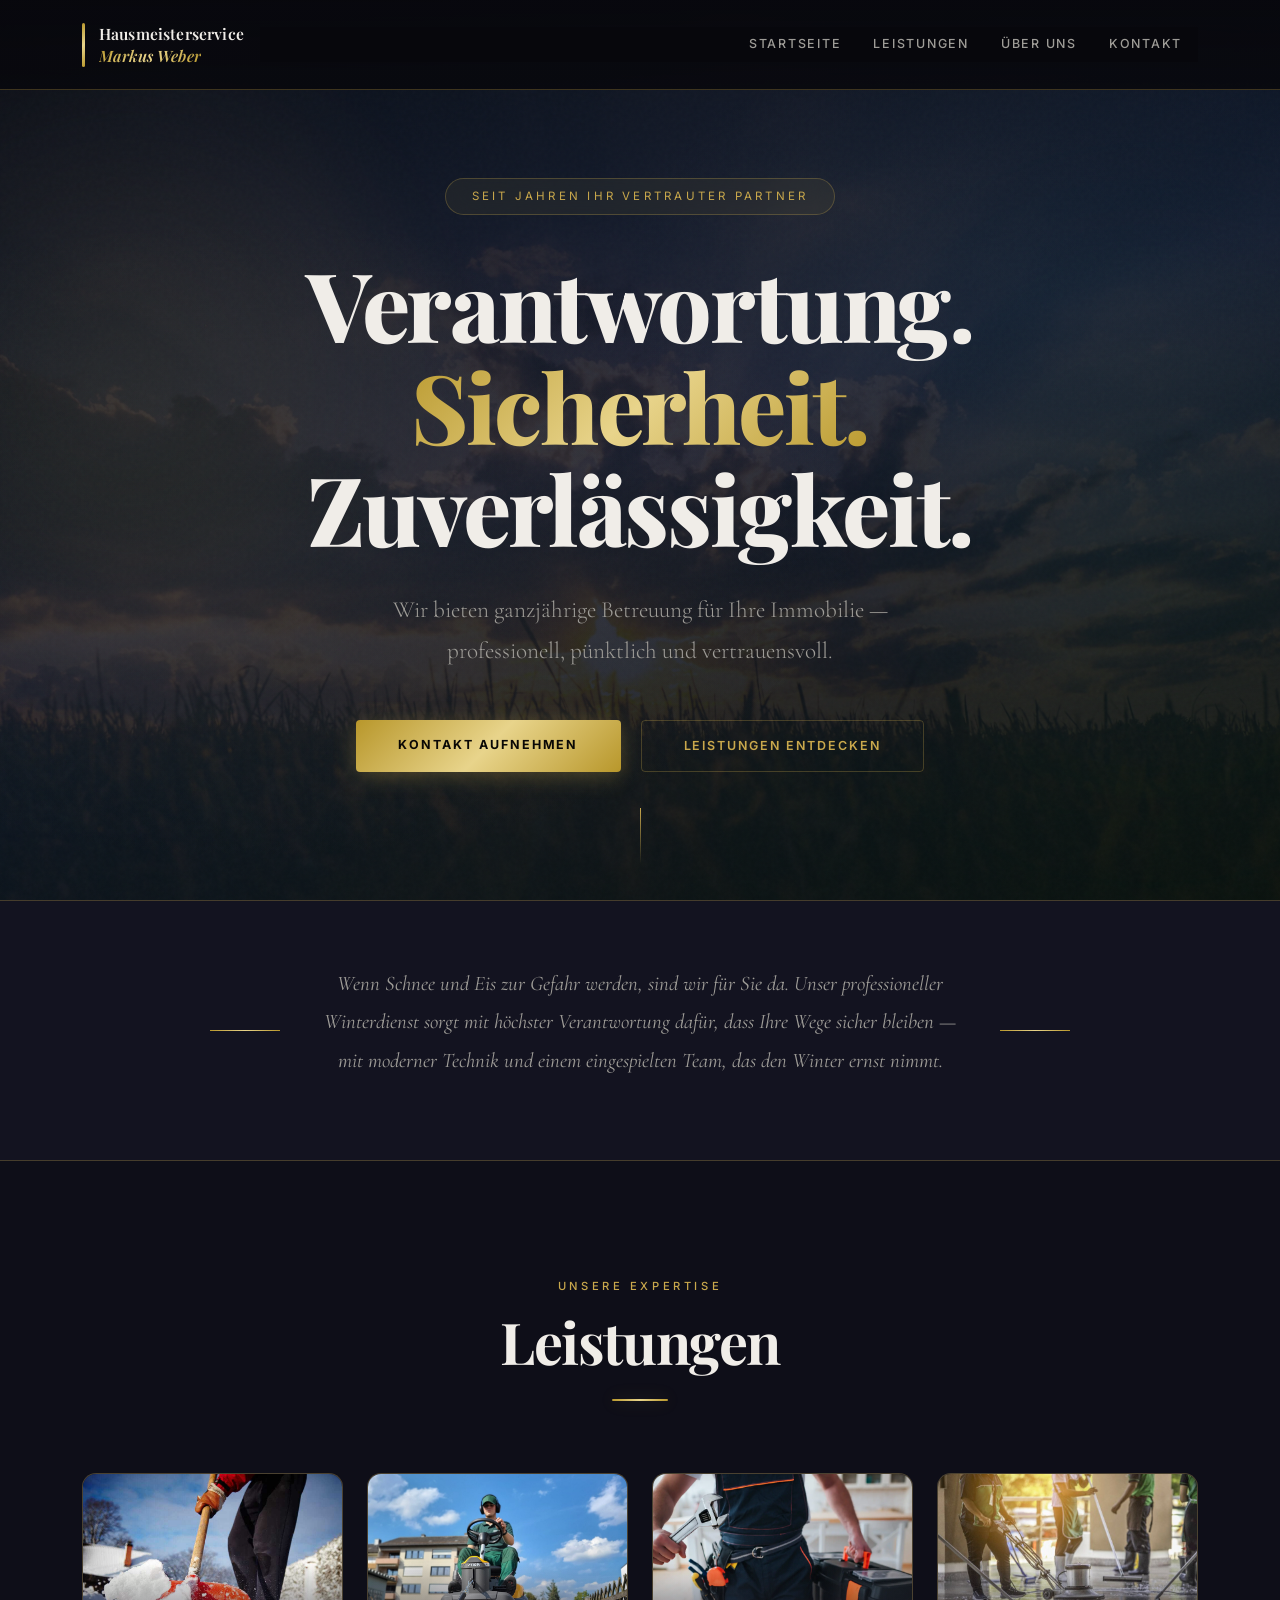
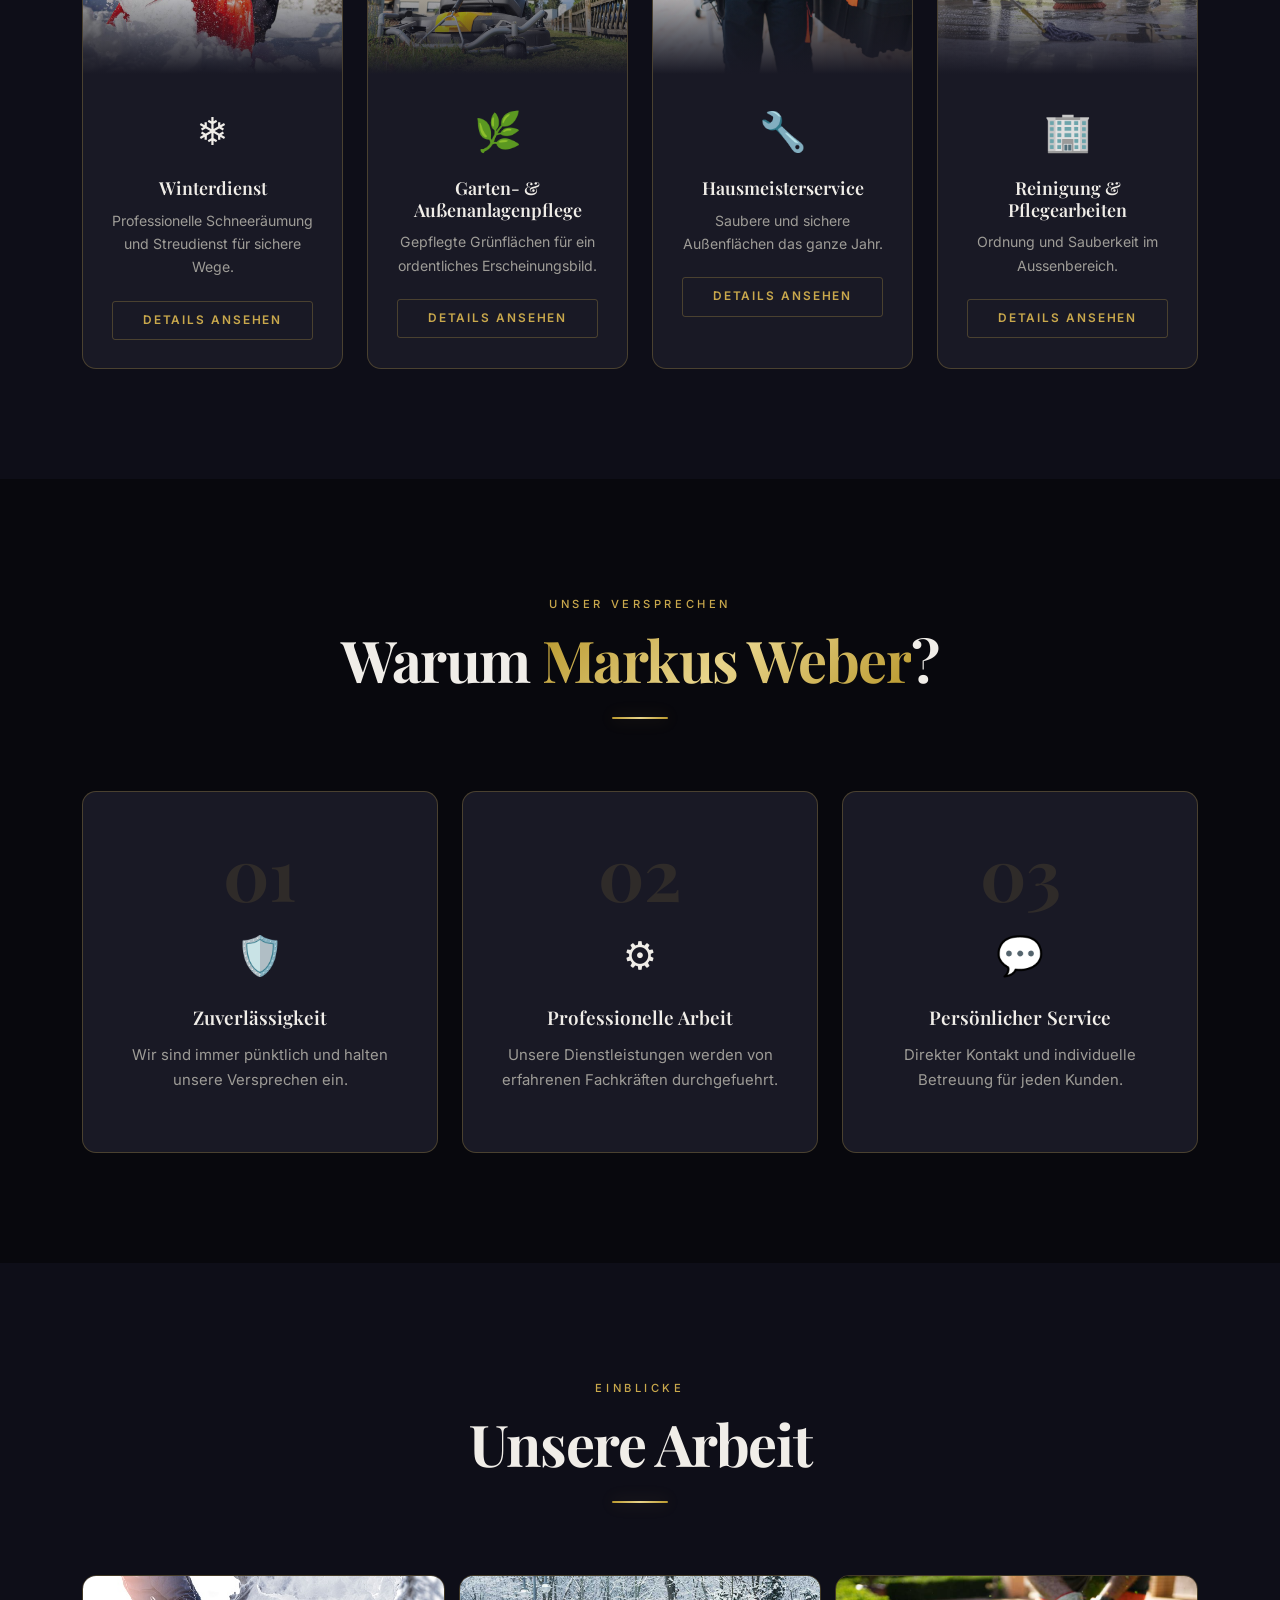
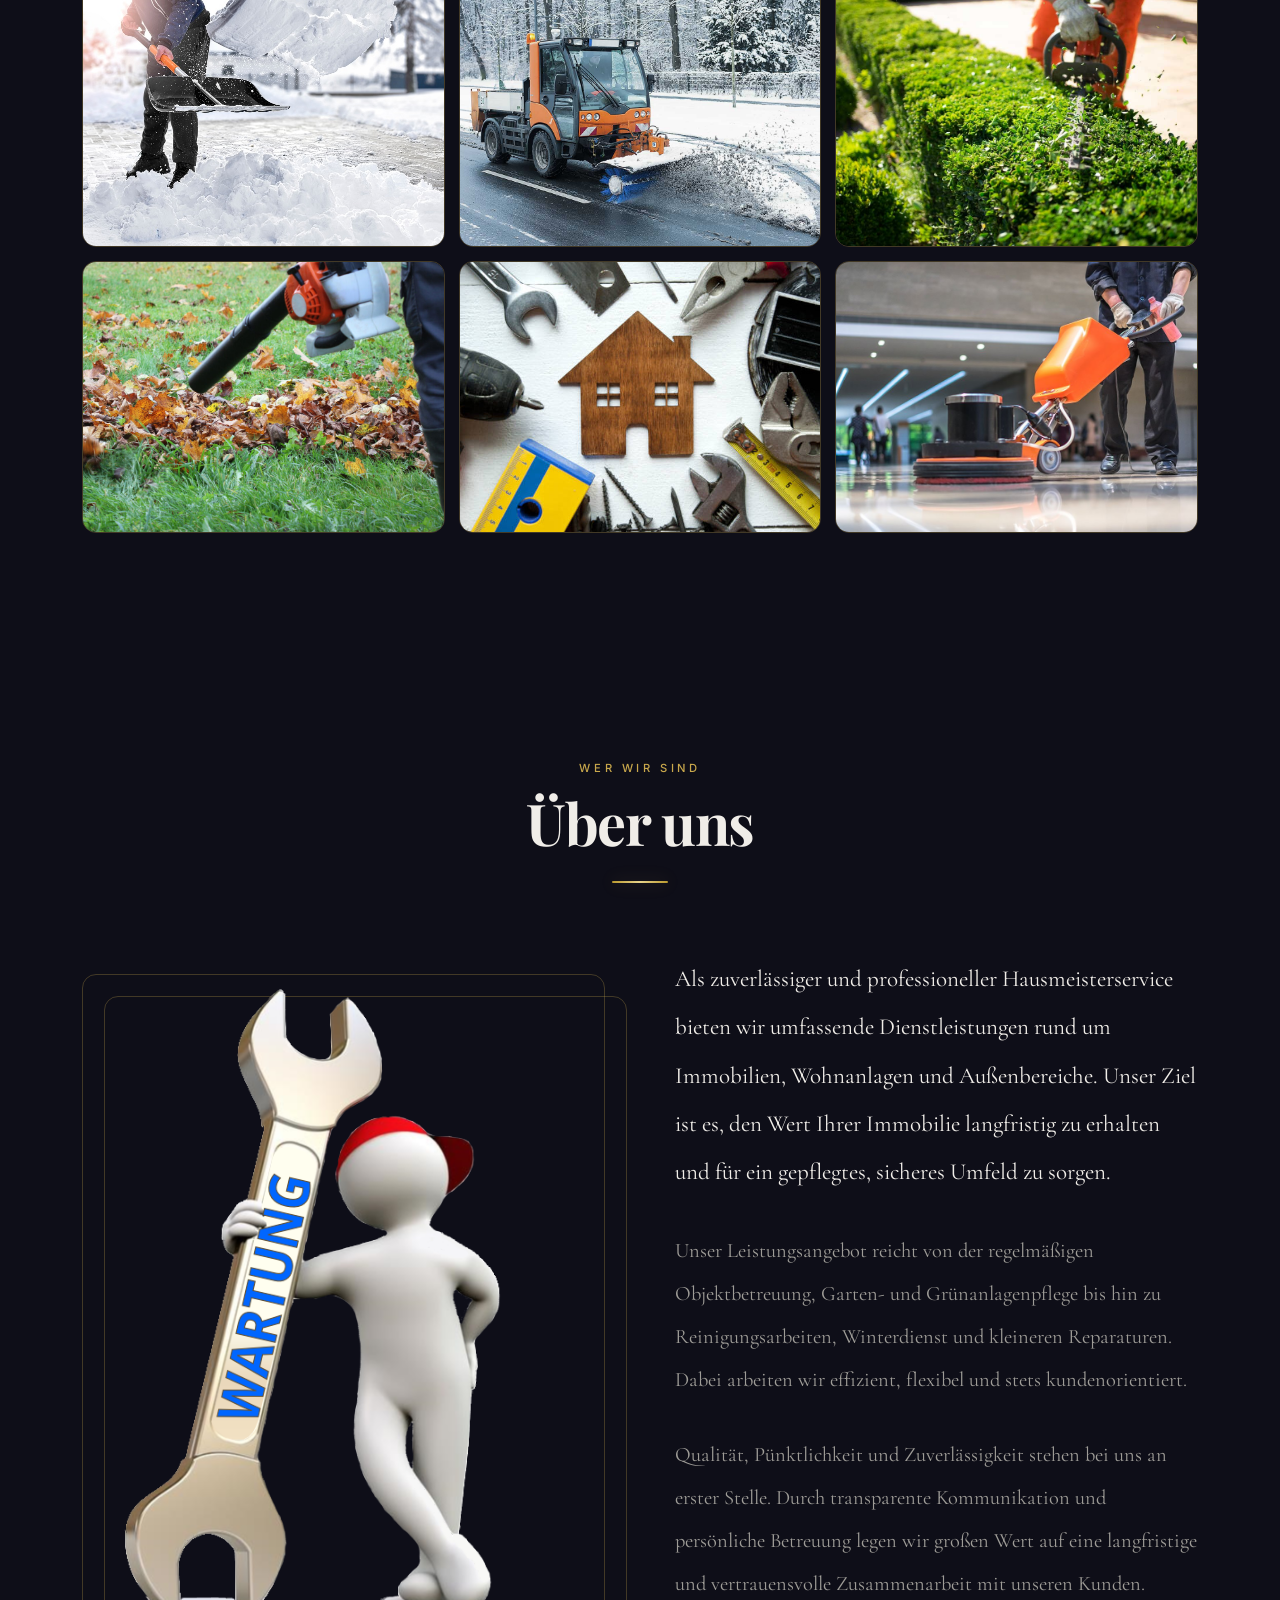
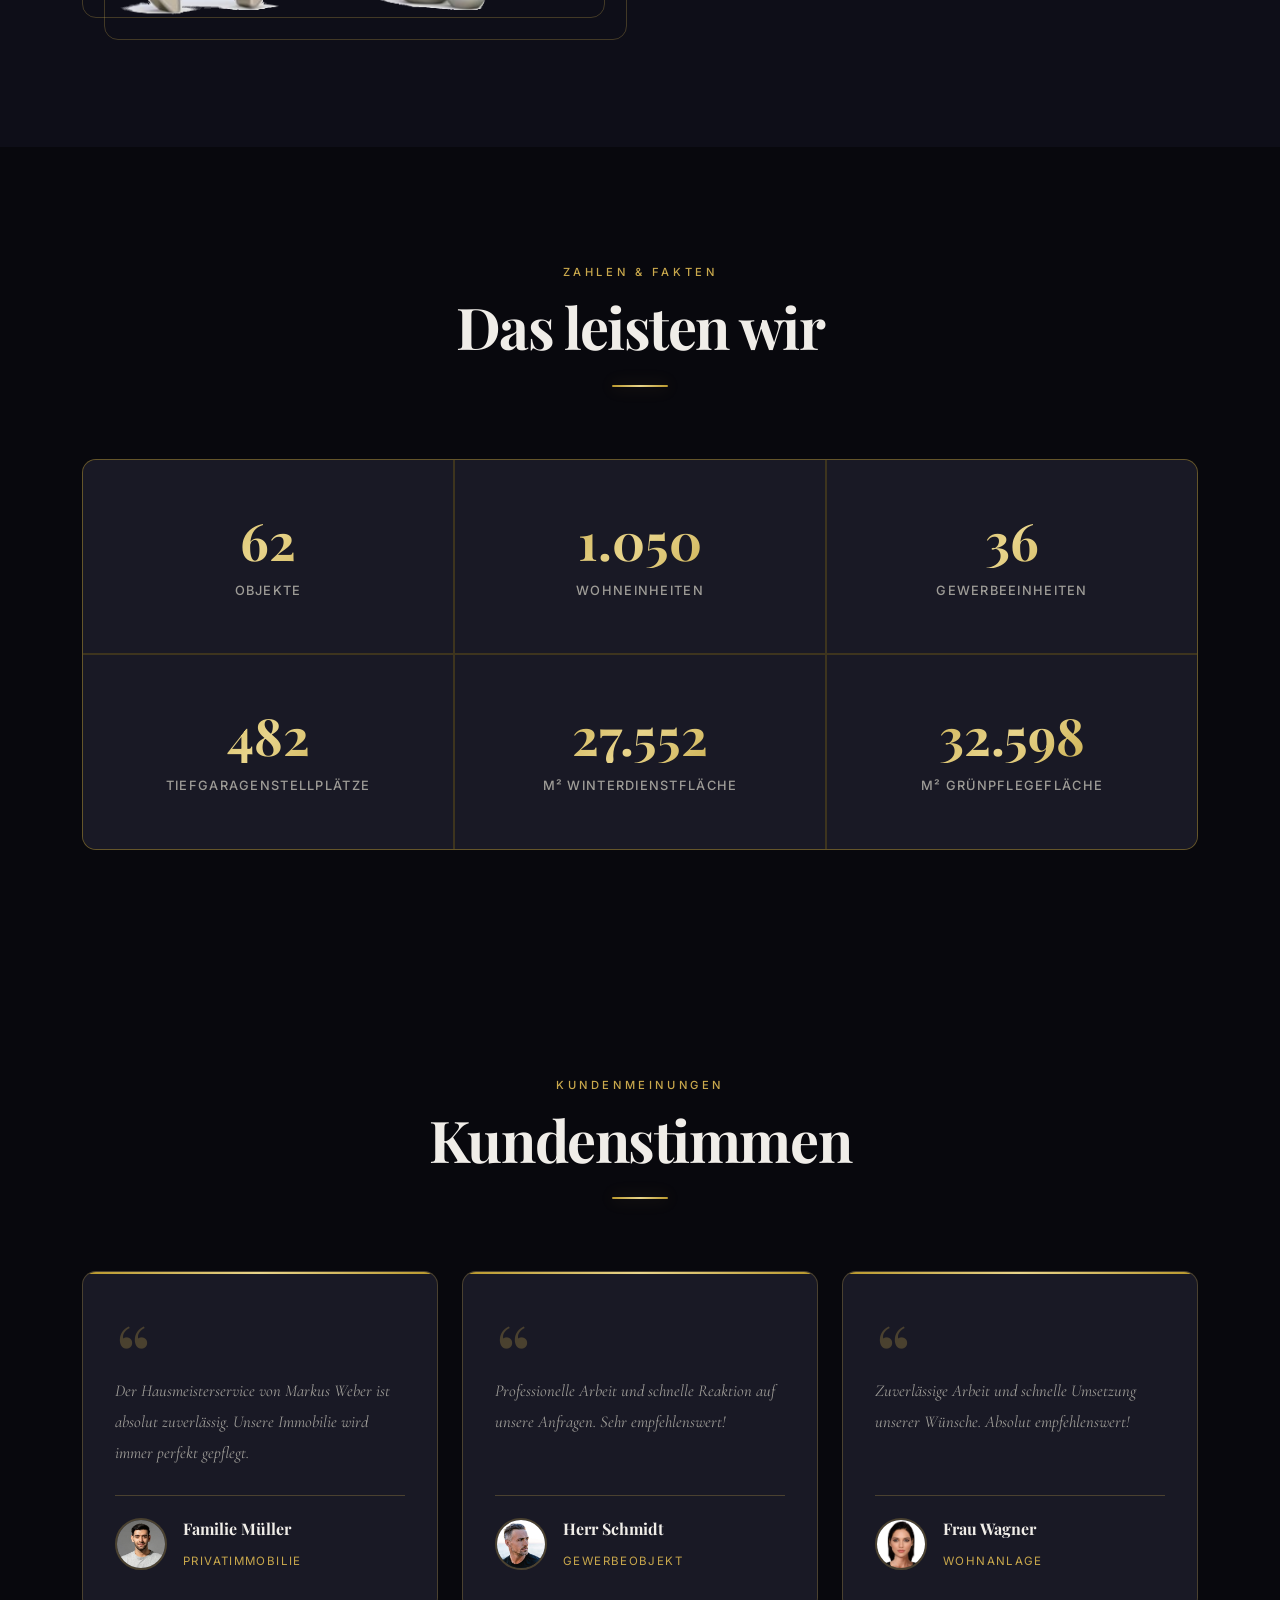
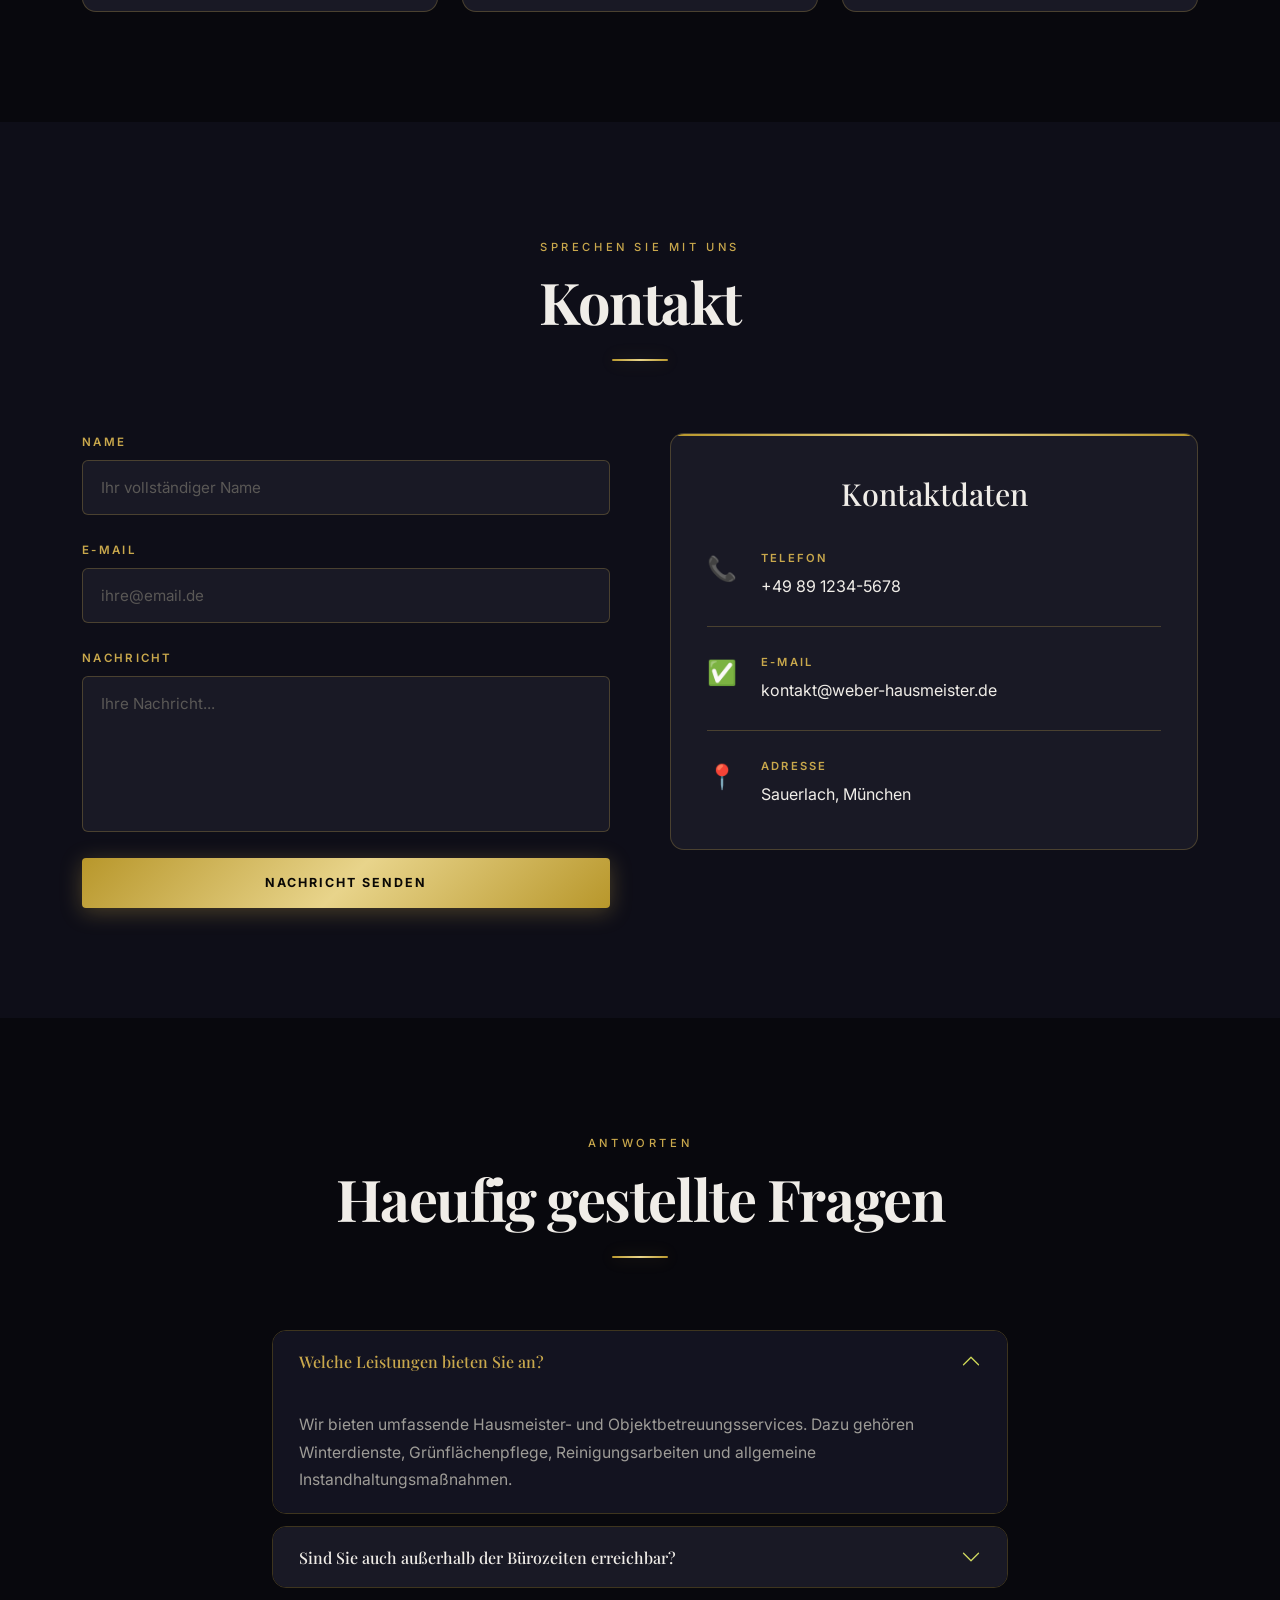
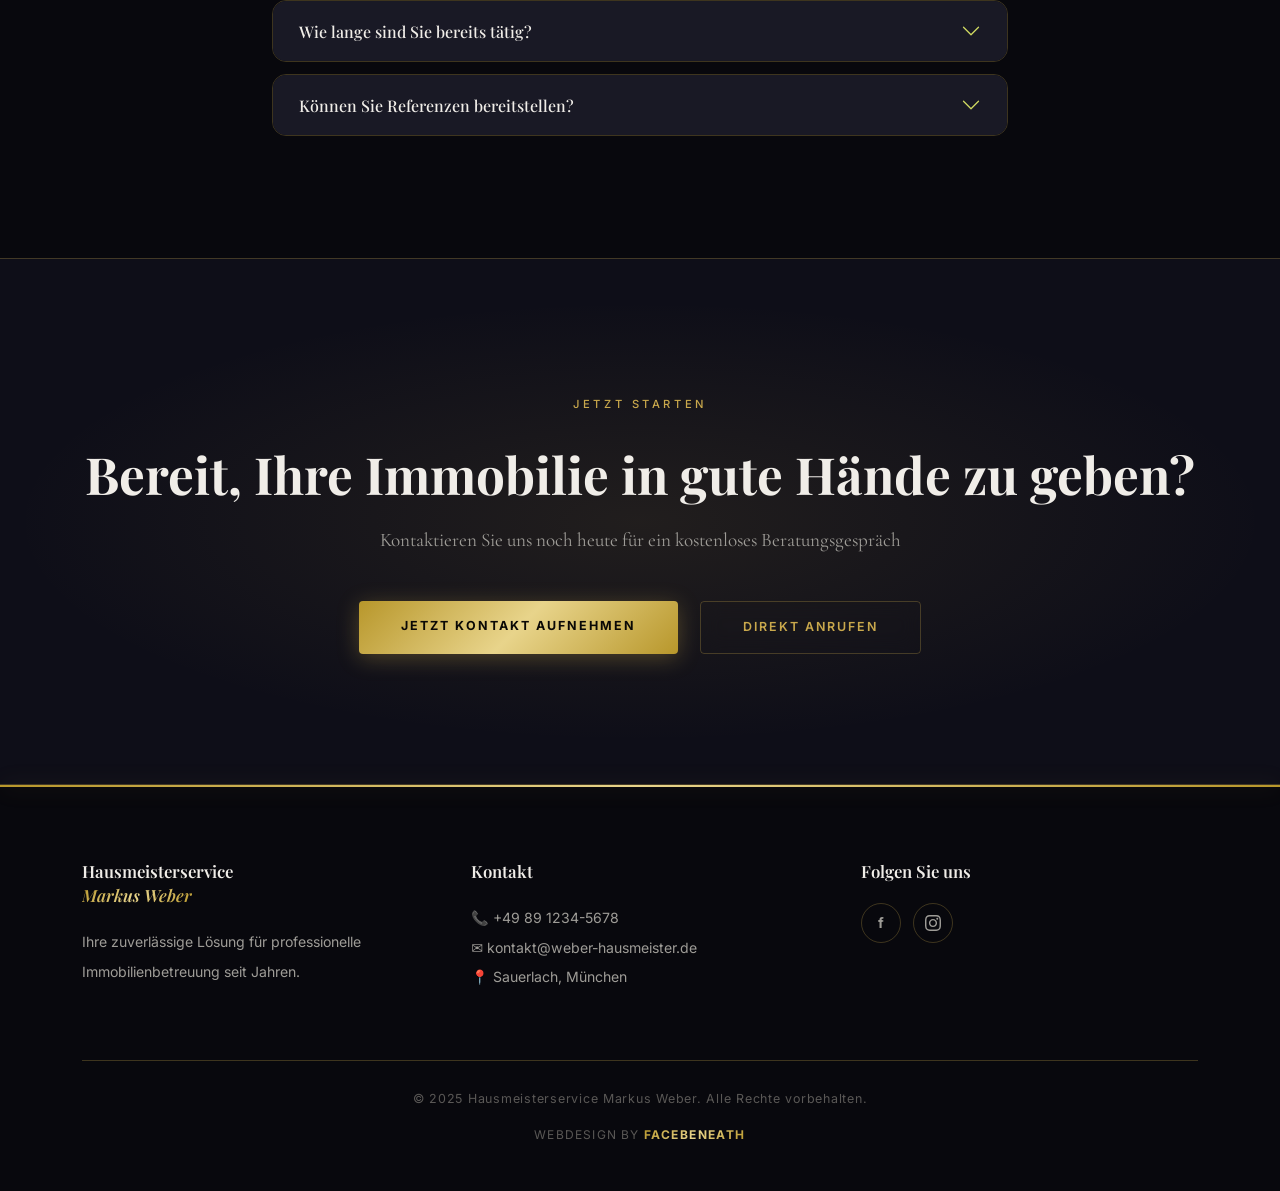
<file: hausmeister/index.html>
<!doctype html>
<html lang="de">
  <head>
    <meta charset="UTF-8" />
    <meta name="viewport" content="width=device-width, initial-scale=1.0" />
    <title>Hausmeisterservice Markus Weber — Premium Immobilienbetreuung</title>
    <link
      href="https://fonts.googleapis.com/css2?family=Playfair+Display:ital,wght@0,400;0,500;0,600;0,700;0,800;1,400&family=Cormorant+Garamond:ital,wght@0,300;0,400;0,500;1,300;1,400&family=Inter:wght@300;400;500;600&display=swap"
      rel="stylesheet"
    />
    <link
      href="https://cdn.jsdelivr.net/npm/bootstrap@5.3.0/dist/css/bootstrap.min.css"
      rel="stylesheet"
    />
    <link rel="stylesheet" href="style.css" />
  </head>
  <body>
    <canvas id="particles-canvas"></canvas>
    <header>
      <nav class="navbar navbar-expand-lg">
        <div class="container">
          <a class="navbar-brand" href="#home">
            <span class="brand-line"></span>
            <span class="brand-text"
              >Hausmeisterservice<br /><em>Markus Weber</em></span
            >
          </a>
          <button
            class="navbar-toggler"
            type="button"
            data-bs-toggle="collapse"
            data-bs-target="#navbarNav"
            aria-label="Navigation umschalten"
          >
            <span class="toggler-line"></span>
            <span class="toggler-line"></span>
            <span class="toggler-line"></span>
          </button>
          <div class="collapse navbar-collapse" id="navbarNav">
            <ul class="navbar-nav ms-auto">
              <li class="nav-item">
                <a class="nav-link" href="#home">Startseite</a>
              </li>
              <li class="nav-item">
                <a class="nav-link" href="#services">Leistungen</a>
              </li>
              <li class="nav-item">
                <a class="nav-link" href="#about">&Uuml;ber uns</a>
              </li>
              <li class="nav-item">
                <a class="nav-link" href="#contact">Kontakt</a>
              </li>
            </ul>
          </div>
        </div>
      </nav>
    </header>
    <main>
      <section id="home" class="hero">
        <div class="hero-bg-layer"></div>
        <div class="hero-glow-orb hero-glow-orb--left"></div>
        <div class="hero-glow-orb hero-glow-orb--right"></div>
        <div class="hero-noise"></div>
        <div class="container hero-content">
          <div class="hero-badge">Seit Jahren Ihr vertrauter Partner</div>
          <h1 class="hero-title">
            Verantwortung.<br /><span class="gold-text">Sicherheit.</span
            ><br />Zuverl&auml;ssigkeit.
          </h1>
          <p class="hero-subtitle">
            Wir bieten ganzj&auml;hrige Betreuung f&uuml;r Ihre Immobilie
            &mdash;<br class="d-none d-md-block" />professionell, p&uuml;nktlich
            und vertrauensvoll.
          </p>
          <div class="hero-cta">
            <a href="#contact" class="btn-luxury">Kontakt aufnehmen</a>
            <a href="#services" class="btn-luxury-ghost"
              >Leistungen entdecken</a
            >
          </div>
        </div>
        <div class="hero-scroll-indicator"><span></span></div>
      </section>
      <section class="winter-statement">
        <div class="container">
          <div class="statement-inner reveal-fade">
            <div class="statement-line"></div>
            <p>
              Wenn Schnee und Eis zur Gefahr werden, sind wir f&uuml;r Sie da.
              Unser professioneller Winterdienst sorgt mit h&ouml;chster
              Verantwortung daf&uuml;r, dass Ihre Wege sicher bleiben &mdash;
              mit moderner Technik und einem eingespielten Team, das den Winter
              ernst nimmt.
            </p>
            <div class="statement-line"></div>
          </div>
        </div>
      </section>
      <section id="services" class="section luxury-section">
        <div class="container">
          <div class="section-header reveal-fade">
            <span class="section-label">Unsere Expertise</span>
            <h2 class="section-title">Leistungen</h2>
            <div class="gold-divider"></div>
          </div>
          <div class="row g-4">
            <div class="col-md-6 col-lg-3">
              <div class="luxury-card" data-service="winter">
                <div class="card-glow"></div>
                <div class="card-img-wrap">
                  <img
                    src="winterdienst.jpeg"
                    alt="Winterdienst"
                    loading="lazy"
                  />
                  <div class="card-img-fade"></div>
                </div>
                <div class="card-content">
                  <div class="card-icon">&#10052;</div>
                  <h5>Winterdienst</h5>
                  <p>
                    Professionelle Schneer&auml;umung und Streudienst f&uuml;r
                    sichere Wege.
                  </p>
                  <button class="card-btn service-btn" data-service="winter">
                    Details ansehen
                  </button>
                </div>
              </div>
            </div>
            <div class="col-md-6 col-lg-3">
              <div class="luxury-card" data-service="green">
                <div class="card-glow"></div>
                <div class="card-img-wrap">
                  <img src="gruenpflege.jpg" alt="Gruenpflege" loading="lazy" />
                  <div class="card-img-fade"></div>
                </div>
                <div class="card-content">
                  <div class="card-icon">&#127807;</div>
                  <h5>Garten- &amp; Au&szlig;enanlagenpflege</h5>
                  <p>
                    Gepflegte Gr&uuml;nfl&auml;chen f&uuml;r ein ordentliches
                    Erscheinungsbild.
                  </p>
                  <button class="card-btn service-btn" data-service="green">
                    Details ansehen
                  </button>
                </div>
              </div>
            </div>
            <div class="col-md-6 col-lg-3">
              <div class="luxury-card" data-service="leaf">
                <div class="card-glow"></div>
                <div class="card-img-wrap">
                  <img
                    src="meister.webp"
                    alt="Hausmeisterservice"
                    loading="lazy"
                  />
                  <div class="card-img-fade"></div>
                </div>
                <div class="card-content">
                  <div class="card-icon">&#128295;</div>
                  <h5>Hausmeisterservice</h5>
                  <p>
                    Saubere und sichere Au&szlig;enfl&auml;chen das ganze Jahr.
                  </p>
                  <button class="card-btn service-btn" data-service="leaf">
                    Details ansehen
                  </button>
                </div>
              </div>
            </div>
            <div class="col-md-6 col-lg-3">
              <div class="luxury-card" data-service="outdoor">
                <div class="card-glow"></div>
                <div class="card-img-wrap">
                  <img src="flegeeee.jpg" alt="Reinigung" loading="lazy" />
                  <div class="card-img-fade"></div>
                </div>
                <div class="card-content">
                  <div class="card-icon">&#127970;</div>
                  <h5>Reinigung &amp; Pflegearbeiten</h5>
                  <p>Ordnung und Sauberkeit im Aussenbereich.</p>
                  <button class="card-btn service-btn" data-service="outdoor">
                    Details ansehen
                  </button>
                </div>
              </div>
            </div>
          </div>
        </div>
      </section>
      <section id="why-us" class="section dark-section">
        <div class="container">
          <div class="section-header reveal-fade">
            <span class="section-label">Unser Versprechen</span>
            <h2 class="section-title">
              Warum <span class="gold-text">Markus Weber</span>?
            </h2>
            <div class="gold-divider"></div>
          </div>
          <div class="row g-4">
            <div class="col-md-4">
              <div class="why-card reveal-fade">
                <div class="why-number">01</div>
                <div class="why-icon">&#128737;&#65039;</div>
                <h5>Zuverl&auml;ssigkeit</h5>
                <p>
                  Wir sind immer p&uuml;nktlich und halten unsere Versprechen
                  ein.
                </p>
              </div>
            </div>
            <div class="col-md-4">
              <div class="why-card reveal-fade">
                <div class="why-number">02</div>
                <div class="why-icon">&#9881;&#65039;</div>
                <h5>Professionelle Arbeit</h5>
                <p>
                  Unsere Dienstleistungen werden von erfahrenen Fachkr&auml;ften
                  durchgefuehrt.
                </p>
              </div>
            </div>
            <div class="col-md-4">
              <div class="why-card reveal-fade">
                <div class="why-number">03</div>
                <div class="why-icon">&#128172;</div>
                <h5>Pers&ouml;nlicher Service</h5>
                <p>
                  Direkter Kontakt und individuelle Betreuung f&uuml;r jeden
                  Kunden.
                </p>
              </div>
            </div>
          </div>
        </div>
      </section>
      <section id="gallery" class="section luxury-section">
        <div class="container">
          <div class="section-header reveal-fade">
            <span class="section-label">Einblicke</span>
            <h2 class="section-title">Unsere Arbeit</h2>
            <div class="gold-divider"></div>
          </div>
          <div class="gallery-grid reveal-fade">
            <div class="gallery-item">
              <img src="winter.jpeg" alt="Winterdienst" loading="lazy" />
              <div class="gallery-overlay"><span>Winterdienst</span></div>
            </div>
            <div class="gallery-item">
              <img src="winter1.jpg" alt="Winterservice" loading="lazy" />
              <div class="gallery-overlay"><span>Winterservice</span></div>
            </div>
            <div class="gallery-item">
              <img src="garten.jpg" alt="Gartenpflege" loading="lazy" />
              <div class="gallery-overlay"><span>Gartenpflege</span></div>
            </div>
            <div class="gallery-item">
              <img src="garten1.jpg" alt="Aussenanlagen" loading="lazy" />
              <div class="gallery-overlay"><span>Aussenanlagen</span></div>
            </div>
            <div class="gallery-item">
              <img src="hause.jpg" alt="Hausbetreuung" loading="lazy" />
              <div class="gallery-overlay"><span>Hausbetreuung</span></div>
            </div>
            <div class="gallery-item">
              <img src="reinigung.jpg" alt="Reinigung" loading="lazy" />
              <div class="gallery-overlay"><span>Reinigung</span></div>
            </div>
          </div>
        </div>
      </section>
      <section id="about" class="section about-section">
        <div class="about-parallax-bg"></div>
        <div class="container">
          <div class="section-header reveal-fade">
            <span class="section-label">Wer wir sind</span>
            <h2 class="section-title">&Uuml;ber uns</h2>
            <div class="gold-divider"></div>
          </div>
          <div class="about-grid reveal-fade">
            <div class="about-image-wrap">
              <img
                src="wartung.png"
                alt="Hausmeisterservice und Objektpflege"
              />
              <div class="about-img-accent"></div>
            </div>
            <div class="about-text-wrap">
              <p>
                Als zuverl&auml;ssiger und professioneller Hausmeisterservice
                bieten wir umfassende Dienstleistungen rund um Immobilien,
                Wohnanlagen und Au&szlig;enbereiche. Unser Ziel ist es, den Wert
                Ihrer Immobilie langfristig zu erhalten und f&uuml;r ein
                gepflegtes, sicheres Umfeld zu sorgen.
              </p>
              <p>
                Unser Leistungsangebot reicht von der regelm&auml;&szlig;igen
                Objektbetreuung, Garten- und Gr&uuml;nanlagenpflege bis hin zu
                Reinigungsarbeiten, Winterdienst und kleineren Reparaturen.
                Dabei arbeiten wir effizient, flexibel und stets
                kundenorientiert.
              </p>
              <p>
                Qualit&auml;t, P&uuml;nktlichkeit und Zuverl&auml;ssigkeit
                stehen bei uns an erster Stelle. Durch transparente
                Kommunikation und pers&ouml;nliche Betreuung legen wir
                gro&szlig;en Wert auf eine langfristige und vertrauensvolle
                Zusammenarbeit mit unseren Kunden.
              </p>
            </div>
          </div>
        </div>
      </section>
      <section id="stats" class="section stats-section">
        <div class="stats-parallax-bg"></div>
        <div class="container">
          <div class="section-header reveal-fade">
            <span class="section-label">Zahlen &amp; Fakten</span>
            <h2 class="section-title">Das leisten wir</h2>
            <div class="gold-divider"></div>
          </div>
          <div class="stats-grid reveal-fade">
            <div class="stat-item">
              <div class="stats-number" data-target="66">0</div>
              <div class="stats-label">Objekte</div>
            </div>
            <div class="stat-item">
              <div class="stats-number" data-target="1117">0</div>
              <div class="stats-label">Wohneinheiten</div>
            </div>
            <div class="stat-item">
              <div class="stats-number" data-target="39">0</div>
              <div class="stats-label">Gewerbeeinheiten</div>
            </div>
            <div class="stat-item">
              <div class="stats-number" data-target="513">0</div>
              <div class="stats-label">Tiefgaragenstellpl&auml;tze</div>
            </div>
            <div class="stat-item">
              <div class="stats-number" data-target="29300">0</div>
              <div class="stats-label">m&sup2; Winterdienstfl&auml;che</div>
            </div>
            <div class="stat-item">
              <div class="stats-number" data-target="34666">0</div>
              <div class="stats-label">m&sup2; Gr&uuml;npflegefl&auml;che</div>
            </div>
          </div>
        </div>
      </section>
      <section id="testimonials" class="section dark-section">
        <div class="container">
          <div class="section-header reveal-fade">
            <span class="section-label">Kundenmeinungen</span>
            <h2 class="section-title">Kundenstimmen</h2>
            <div class="gold-divider"></div>
          </div>
          <div class="row g-4">
            <div class="col-md-4">
              <div class="testimonial-luxury reveal-fade">
                <div class="testimonial-quote">&ldquo;</div>
                <p>
                  Der Hausmeisterservice von Markus Weber ist absolut
                  zuverl&auml;ssig. Unsere Immobilie wird immer perfekt
                  gepflegt.
                </p>
                <div class="testimonial-footer">
                  <img
                    src="kunde1.jpg"
                    alt="Familie M&uuml;ller"
                    class="testimonial-avatar"
                    loading="lazy"
                  />
                  <div>
                    <strong>Familie M&uuml;ller</strong
                    ><span>Privatimmobilie</span>
                  </div>
                </div>
              </div>
            </div>
            <div class="col-md-4">
              <div class="testimonial-luxury reveal-fade">
                <div class="testimonial-quote">&ldquo;</div>
                <p>
                  Professionelle Arbeit und schnelle Reaktion auf unsere
                  Anfragen. Sehr empfehlenswert!
                </p>
                <div class="testimonial-footer">
                  <img
                    src="kunde2.jpg"
                    alt="Herr Schmidt"
                    class="testimonial-avatar"
                    loading="lazy"
                  />
                  <div>
                    <strong>Herr Schmidt</strong><span>Gewerbeobjekt</span>
                  </div>
                </div>
              </div>
            </div>
            <div class="col-md-4">
              <div class="testimonial-luxury reveal-fade">
                <div class="testimonial-quote">&ldquo;</div>
                <p>
                  Zuverl&auml;ssige Arbeit und schnelle Umsetzung unserer
                  W&uuml;nsche. Absolut empfehlenswert!
                </p>
                <div class="testimonial-footer">
                  <img
                    src="kunde3.webp"
                    alt="Frau Wagner"
                    class="testimonial-avatar"
                    loading="lazy"
                  />
                  <div><strong>Frau Wagner</strong><span>Wohnanlage</span></div>
                </div>
              </div>
            </div>
          </div>
        </div>
      </section>
      <section id="contact" class="section luxury-section">
        <div class="container">
          <div class="section-header reveal-fade">
            <span class="section-label">Sprechen Sie mit uns</span>
            <h2 class="section-title">Kontakt</h2>
            <div class="gold-divider"></div>
          </div>
          <div class="contact-grid reveal-fade">
            <div class="contact-form-wrap">
              <form class="luxury-form">
                <div class="form-group-lux">
                  <label for="name">Name</label
                  ><input
                    type="text"
                    id="name"
                    class="lux-input"
                    placeholder="Ihr vollst&auml;ndiger Name"
                  />
                </div>
                <div class="form-group-lux">
                  <label for="email">E-Mail</label
                  ><input
                    type="email"
                    id="email"
                    class="lux-input"
                    placeholder="ihre@email.de"
                  />
                </div>
                <div class="form-group-lux">
                  <label for="message">Nachricht</label
                  ><textarea
                    id="message"
                    class="lux-input"
                    rows="5"
                    placeholder="Ihre Nachricht..."
                  ></textarea>
                </div>
                <button type="submit" class="btn-luxury">
                  Nachricht senden
                </button>
              </form>
            </div>
            <div class="contact-info-wrap">
              <div class="contact-info-luxury">
                <h3>Kontaktdaten</h3>
                <div class="contact-item-lux">
                  <div class="contact-icon-lux">&#128222;</div>
                  <div>
                    <div class="contact-label-lux">Telefon</div>
                    <div class="contact-value-lux">+49 89 1234-5678</div>
                  </div>
                </div>
                <div class="contact-item-lux">
                  <div class="contact-icon-lux">&#9989;</div>
                  <div>
                    <div class="contact-label-lux">E-Mail</div>
                    <div class="contact-value-lux">
                      kontakt@weber-hausmeister.de
                    </div>
                  </div>
                </div>
                <div class="contact-item-lux">
                  <div class="contact-icon-lux">&#128205;</div>
                  <div>
                    <div class="contact-label-lux">Adresse</div>
                    <div class="contact-value-lux">Sauerlach, M&uuml;nchen</div>
                  </div>
                </div>
              </div>
            </div>
          </div>
        </div>
      </section>
      <section id="faq" class="section dark-section">
        <div class="container">
          <div class="section-header reveal-fade">
            <span class="section-label">Antworten</span>
            <h2 class="section-title">Haeufig gestellte Fragen</h2>
            <div class="gold-divider"></div>
          </div>
          <div class="row">
            <div class="col-lg-8 mx-auto">
              <div
                class="accordion luxury-accordion reveal-fade"
                id="faqAccordion"
              >
                <div class="accordion-item luxury-item">
                  <h2 class="accordion-header">
                    <button
                      class="accordion-button lux-btn"
                      type="button"
                      data-bs-toggle="collapse"
                      data-bs-target="#faq1"
                    >
                      Welche Leistungen bieten Sie an?
                    </button>
                  </h2>
                  <div
                    id="faq1"
                    class="accordion-collapse collapse show"
                    data-bs-parent="#faqAccordion"
                  >
                    <div class="accordion-body lux-body">
                      Wir bieten umfassende Hausmeister- und
                      Objektbetreuungsservices. Dazu geh&ouml;ren Winterdienste,
                      Gr&uuml;nfl&auml;chenpflege, Reinigungsarbeiten und
                      allgemeine Instandhaltungsma&szlig;nahmen.
                    </div>
                  </div>
                </div>
                <div class="accordion-item luxury-item">
                  <h2 class="accordion-header">
                    <button
                      class="accordion-button lux-btn collapsed"
                      type="button"
                      data-bs-toggle="collapse"
                      data-bs-target="#faq2"
                    >
                      Sind Sie auch au&szlig;erhalb der B&uuml;rozeiten
                      erreichbar?
                    </button>
                  </h2>
                  <div
                    id="faq2"
                    class="accordion-collapse collapse"
                    data-bs-parent="#faqAccordion"
                  >
                    <div class="accordion-body lux-body">
                      Ja, wir bieten einen 24/7 Notfalldienst an. Notrufe werden
                      sofort bearbeitet. Kontaktieren Sie uns unter der
                      Mobil-Nummer f&uuml;r dringende Anliegen.
                    </div>
                  </div>
                </div>
                <div class="accordion-item luxury-item">
                  <h2 class="accordion-header">
                    <button
                      class="accordion-button lux-btn collapsed"
                      type="button"
                      data-bs-toggle="collapse"
                      data-bs-target="#faq3"
                    >
                      Wie lange sind Sie bereits t&auml;tig?
                    </button>
                  </h2>
                  <div
                    id="faq3"
                    class="accordion-collapse collapse"
                    data-bs-parent="#faqAccordion"
                  >
                    <div class="accordion-body lux-body">
                      Markus Weber bietet zuverl&auml;ssige Hausmeisterdienste
                      seit vielen Jahren an. Wir verwalten &uuml;ber 97 Objekte
                      mit insgesamt mehr als 1000 Wohneinheiten.
                    </div>
                  </div>
                </div>
                <div class="accordion-item luxury-item">
                  <h2 class="accordion-header">
                    <button
                      class="accordion-button lux-btn collapsed"
                      type="button"
                      data-bs-toggle="collapse"
                      data-bs-target="#faq4"
                    >
                      K&ouml;nnen Sie Referenzen bereitstellen?
                    </button>
                  </h2>
                  <div
                    id="faq4"
                    class="accordion-collapse collapse"
                    data-bs-parent="#faqAccordion"
                  >
                    <div class="accordion-body lux-body">
                      Gerne! Wir haben zufriedene Kunden aus verschiedenen
                      Bereichen. Sprechen Sie uns an &mdash; wir zeigen Ihnen
                      gerne Referenzen unserer bisherigen Arbeit.
                    </div>
                  </div>
                </div>
              </div>
            </div>
          </div>
        </div>
      </section>
      <section id="cta" class="cta-luxury">
        <div class="cta-bg-glow"></div>
        <div class="container">
          <div class="cta-inner reveal-fade">
            <span class="section-label">Jetzt starten</span>
            <h2>Bereit, Ihre Immobilie in gute H&auml;nde zu geben?</h2>
            <p>
              Kontaktieren Sie uns noch heute f&uuml;r ein kostenloses
              Beratungsgespr&auml;ch
            </p>
            <div class="cta-buttons-lux">
              <a href="#contact" class="btn-luxury">Jetzt Kontakt aufnehmen</a>
              <a href="tel:+4989123456" class="btn-luxury-ghost"
                >Direkt anrufen</a
              >
            </div>
          </div>
        </div>
      </section>
    </main>
    <button
      id="backToTop"
      class="back-to-top-lux"
      aria-label="Nach oben scrollen"
    >
      <span>&#8593;</span>
    </button>
    <div
      class="modal fade"
      id="serviceModal"
      tabindex="-1"
      aria-labelledby="serviceModalLabel"
      aria-hidden="true"
    >
      <div class="modal-dialog modal-dialog-centered">
        <div class="modal-content luxury-modal">
          <div class="modal-header">
            <h5 class="modal-title" id="serviceModalLabel"></h5>
            <button
              type="button"
              class="btn-close btn-close-white"
              data-bs-dismiss="modal"
              aria-label="Schlie&szlig;en"
            ></button>
          </div>
          <div class="modal-body" id="serviceModalBody"></div>
          <div class="modal-footer">
            <button
              type="button"
              class="btn-luxury-ghost"
              data-bs-dismiss="modal"
            >
              Schlie&szlig;en
            </button>
          </div>
        </div>
      </div>
    </div>
    <footer class="luxury-footer">
      <div class="footer-gold-line"></div>
      <div class="container">
        <div class="footer-grid">
          <div class="footer-col">
            <h5>Hausmeisterservice<br /><em>Markus Weber</em></h5>
            <p>
              Ihre zuverl&auml;ssige L&ouml;sung f&uuml;r professionelle
              Immobilienbetreuung seit Jahren.
            </p>
          </div>
          <div class="footer-col">
            <h5>Kontakt</h5>
            <p>
              &#128222; +49 89 1234-5678<br />&#9993;
              kontakt@weber-hausmeister.de<br />&#128205; Sauerlach,
              M&uuml;nchen
            </p>
          </div>
          <div class="footer-col">
            <h5>Folgen Sie uns</h5>
            <div class="social-links-lux">
              <a
                href="https://facebook.com"
                target="_blank"
                rel="noopener noreferrer"
                class="social-icon-lux"
                title="Facebook"
                >f</a
              >
              <a
                href="https://instagram.com"
                target="_blank"
                rel="noopener noreferrer"
                class="social-icon-lux"
                title="Instagram"
                ><svg
                  viewBox="0 0 24 24"
                  width="16"
                  height="16"
                  fill="currentColor"
                  aria-hidden="true"
                >
                  <path
                    d="M12 2.163c3.204 0 3.584.012 4.85.07 3.252.148 4.771 1.691 4.919 4.919.058 1.265.069 1.645.069 4.849 0 3.205-.012 3.584-.069 4.849-.149 3.225-1.664 4.771-4.919 4.919-1.266.058-1.644.07-4.85.07-3.204 0-3.584-.012-4.849-.07-3.26-.149-4.771-1.699-4.919-4.92-.058-1.265-.07-1.644-.07-4.849 0-3.204.013-3.583.07-4.849.149-3.227 1.664-4.771 4.919-4.919 1.266-.057 1.645-.069 4.849-.069zm0-2.163c-3.259 0-3.667.014-4.947.072-4.358.2-6.78 2.618-6.98 6.98-.059 1.281-.073 1.689-.073 4.948 0 3.259.014 3.668.072 4.948.2 4.358 2.618 6.78 6.98 6.98 1.281.058 1.689.072 4.948.072 3.259 0 3.668-.014 4.948-.072 4.354-.2 6.782-2.618 6.979-6.98.059-1.28.073-1.689.073-4.948 0-3.259-.014-3.667-.072-4.947-.196-4.354-2.617-6.78-6.979-6.98-1.281-.059-1.69-.073-4.949-.073zm0 5.838c-3.403 0-6.162 2.759-6.162 6.162s2.759 6.163 6.162 6.163 6.162-2.759 6.162-6.163c0-3.403-2.759-6.162-6.162-6.162zm0 10.162c-2.209 0-4-1.79-4-4 0-2.209 1.791-4 4-4s4 1.791 4 4c0 2.21-1.791 4-4 4zm6.406-11.845c-.796 0-1.441.645-1.441 1.44s.645 1.44 1.441 1.44c.795 0 1.439-.645 1.439-1.44s-.644-1.44-1.439-1.44z"
                  /></svg
              ></a>
            </div>
          </div>
        </div>
        <div class="footer-bottom">
          <p>
            &copy; 2025 Hausmeisterservice Markus Weber. Alle Rechte
            vorbehalten.
          </p>
          <p class="footer-credit">
            Webdesign by
            <a
              href="https://facebeneath.com"
              target="_blank"
              rel="noopener noreferrer"
              class="footer-credit-link"
              >facebeneath</a
            >
          </p>
        </div>
      </div>
    </footer>
    <script src="https://cdn.jsdelivr.net/npm/bootstrap@5.3.0/dist/js/bootstrap.bundle.min.js"></script>
    <script src="script.js"></script>
  </body>
</html>
</file>
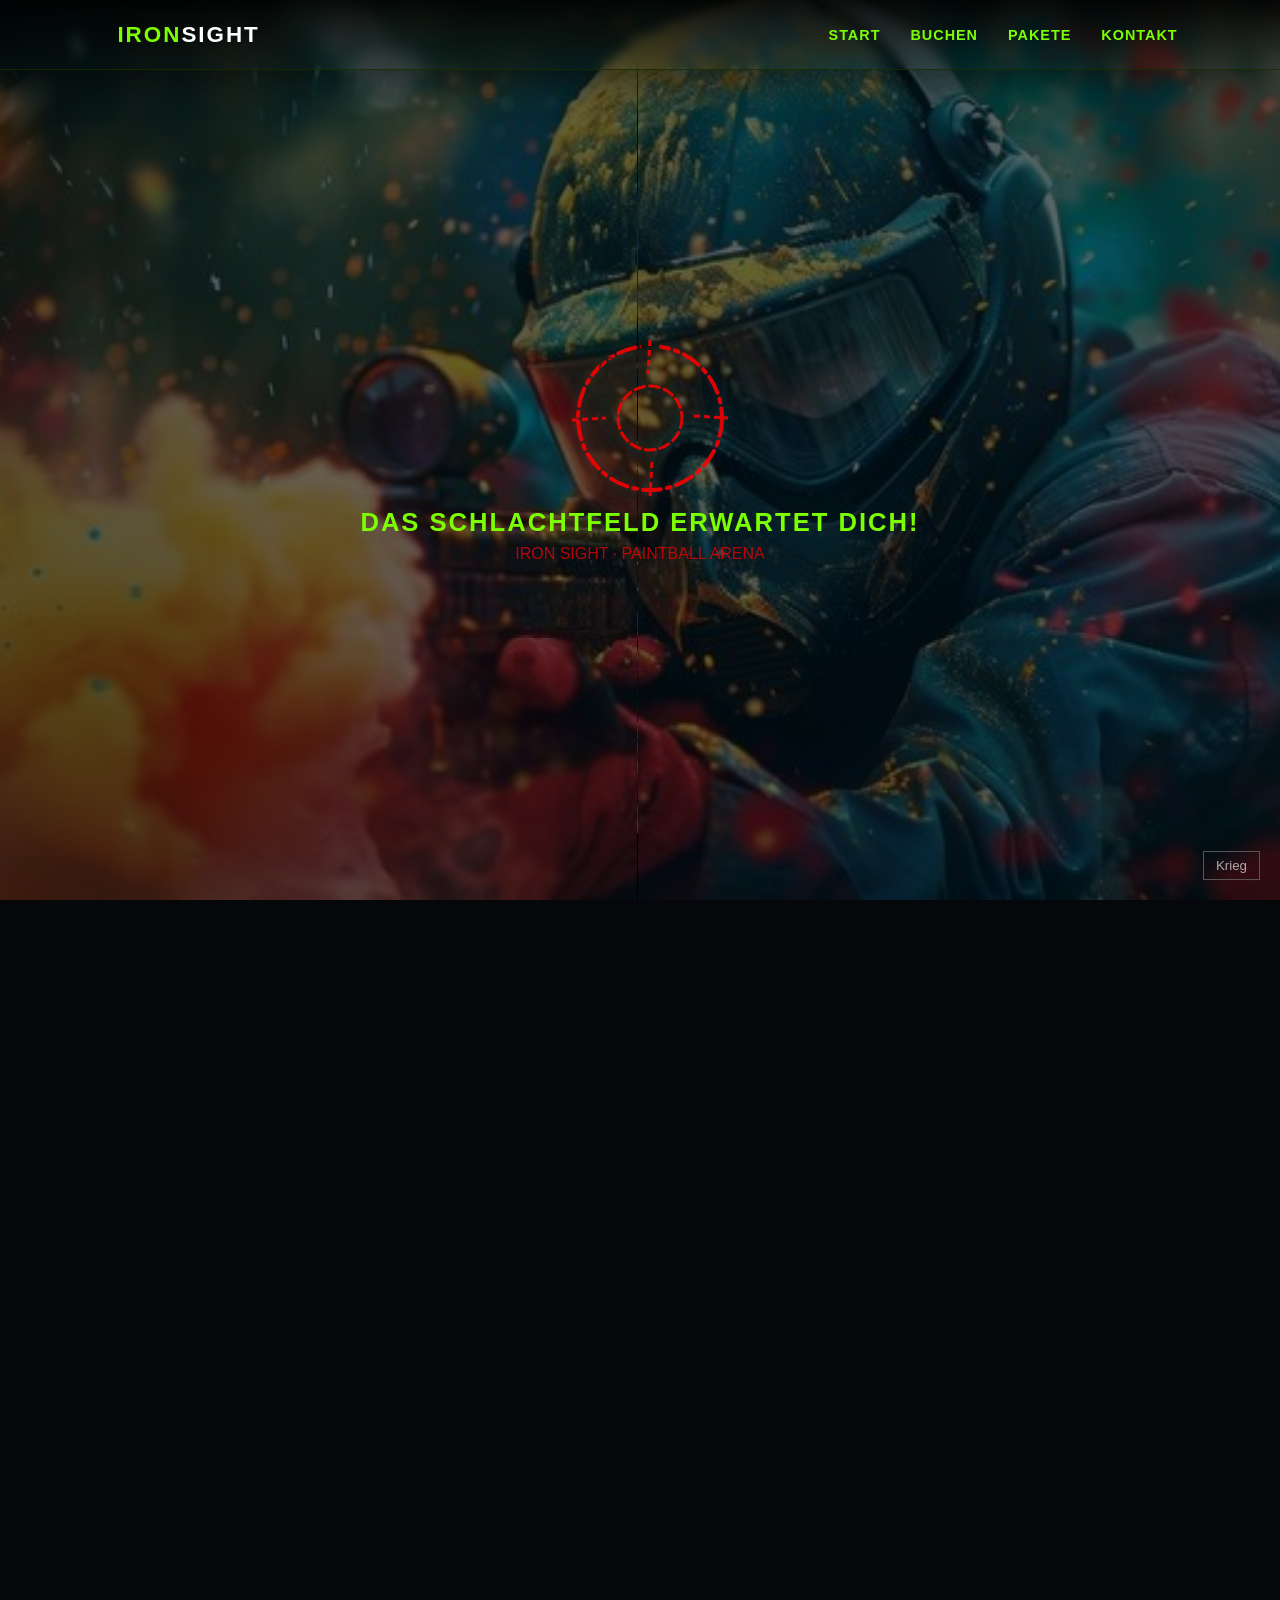
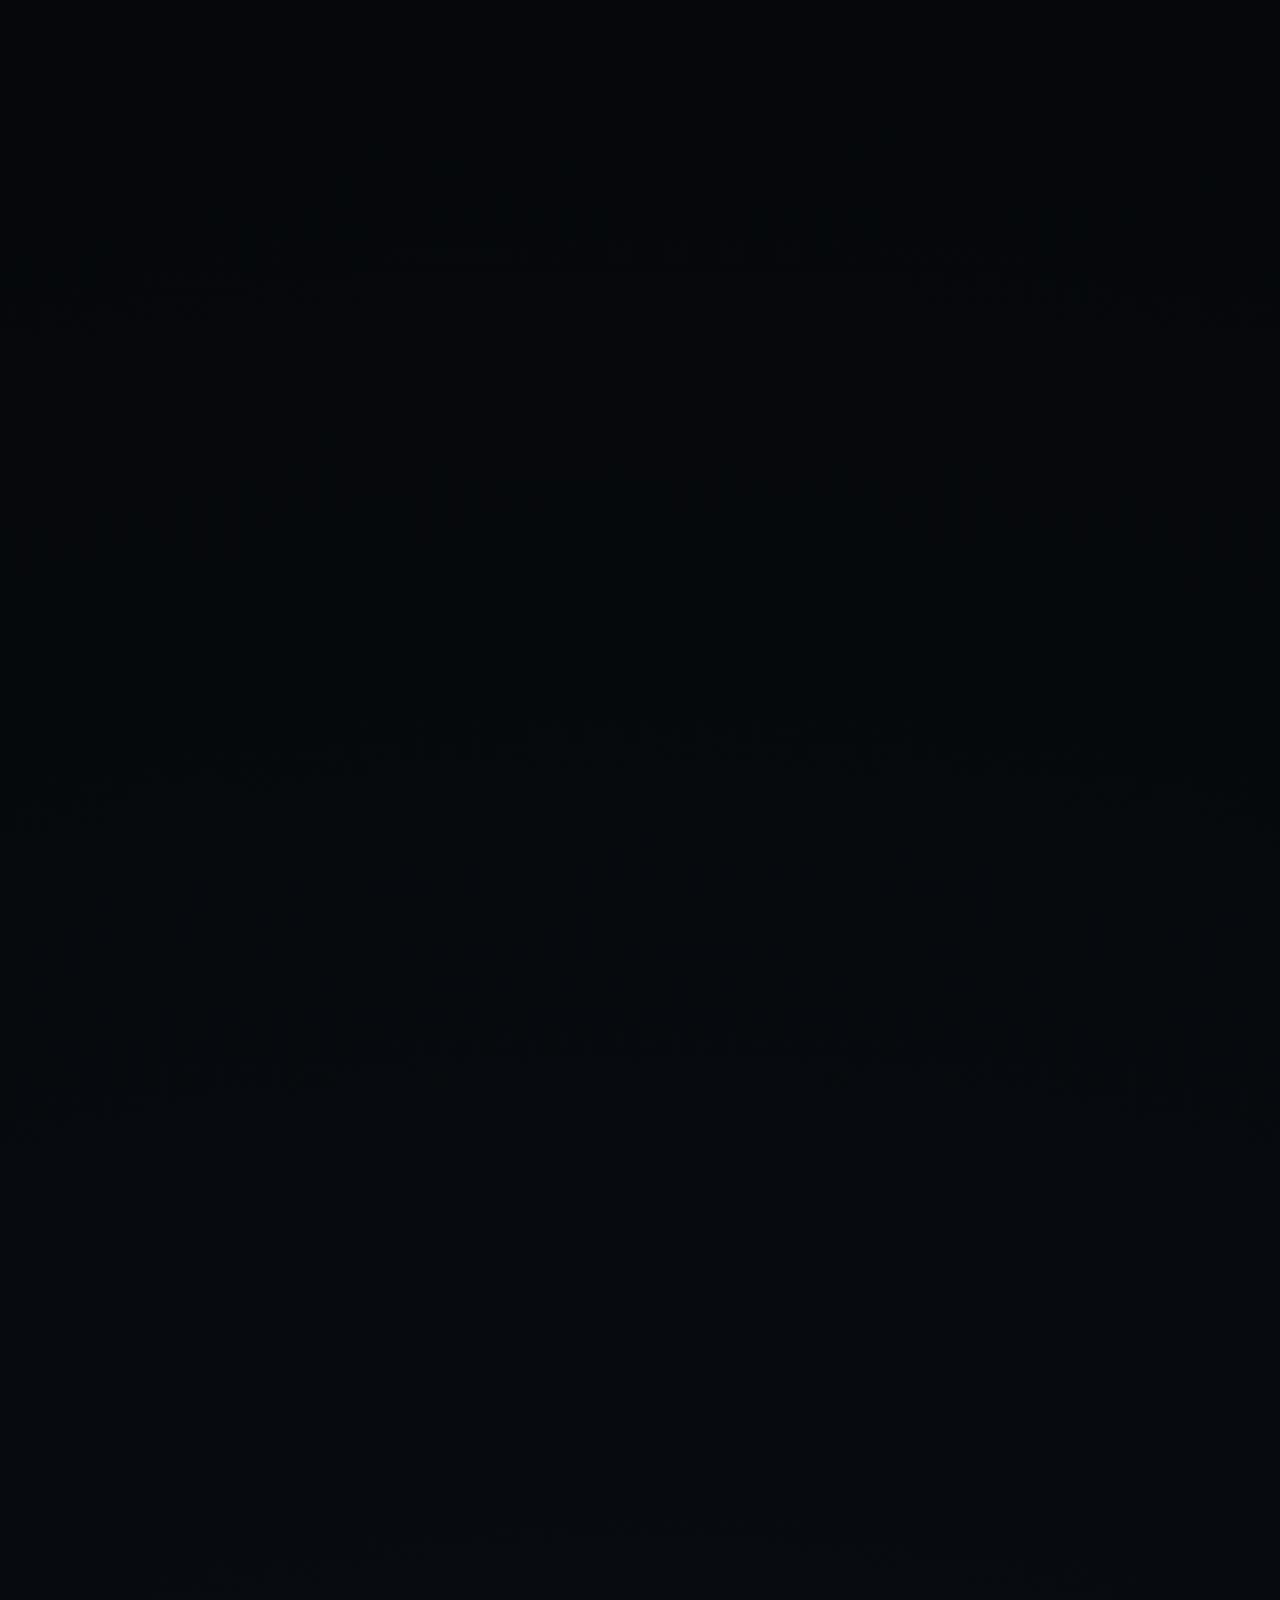
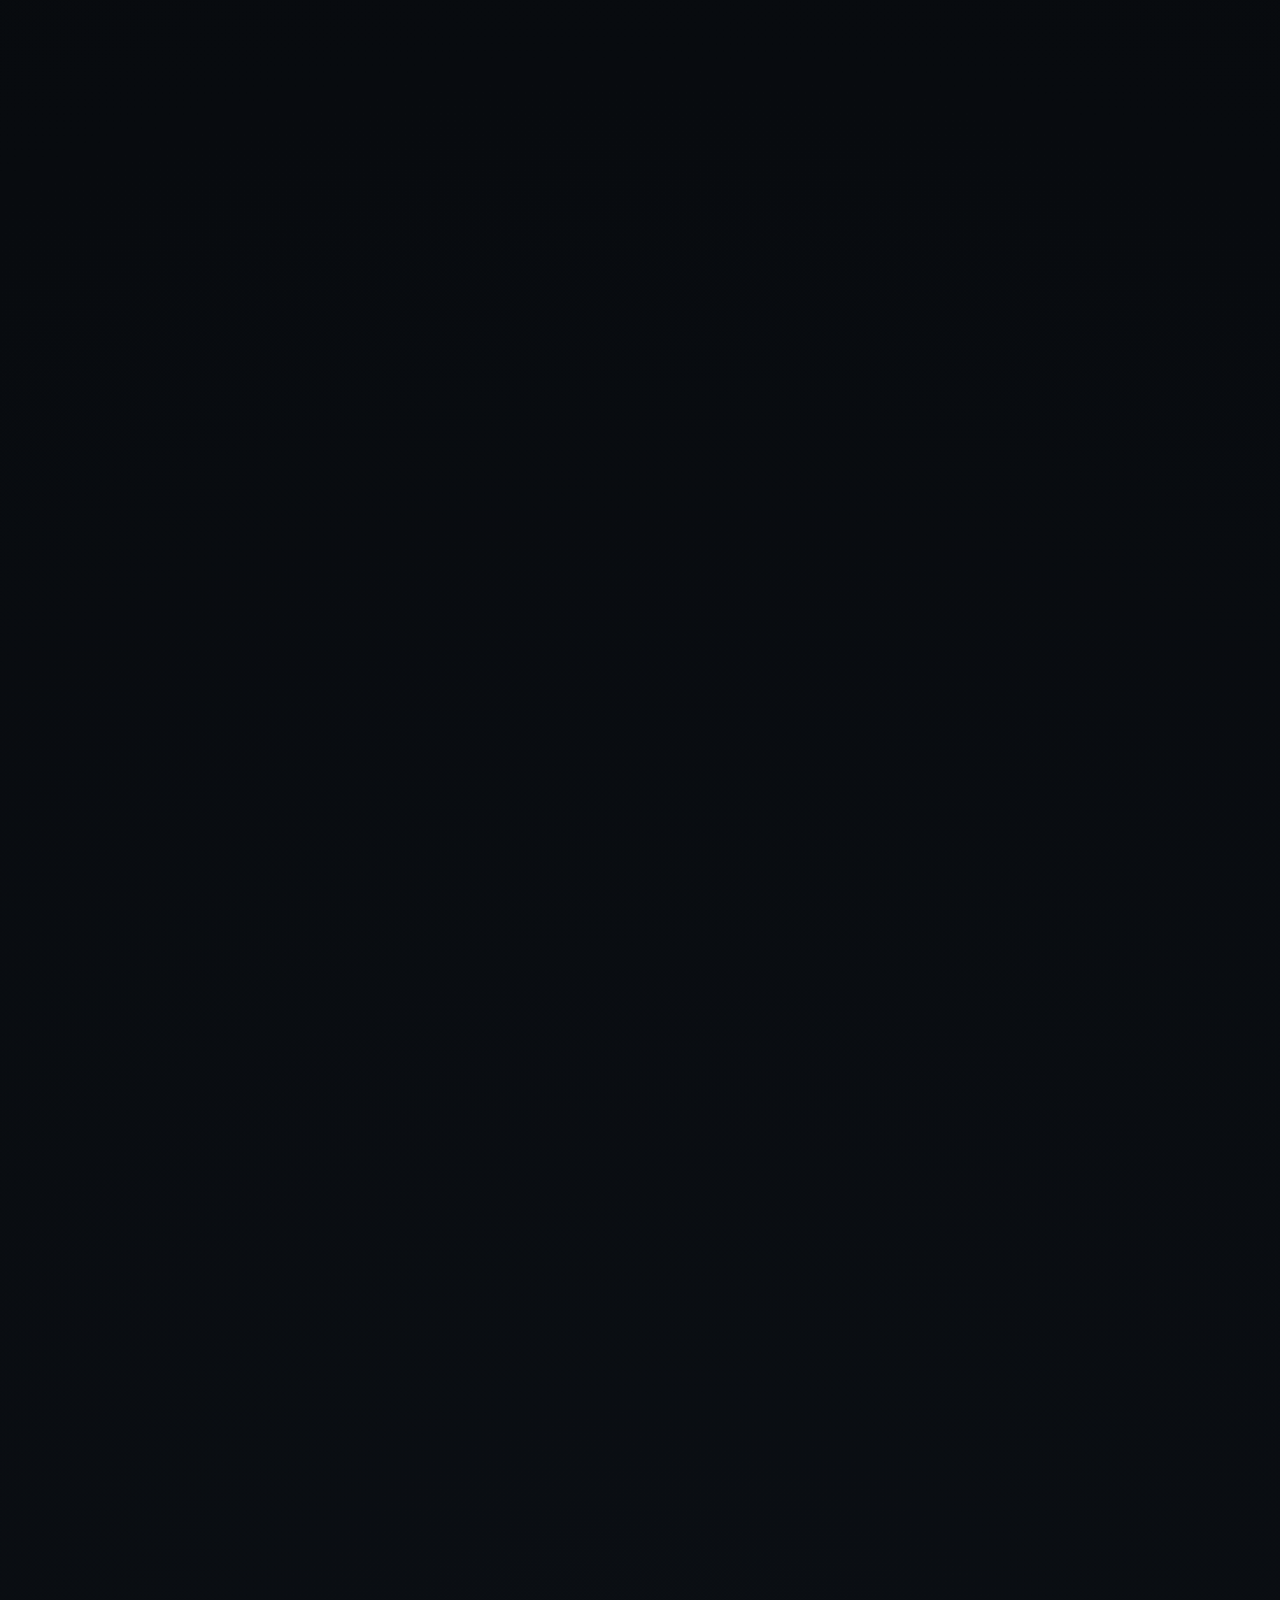
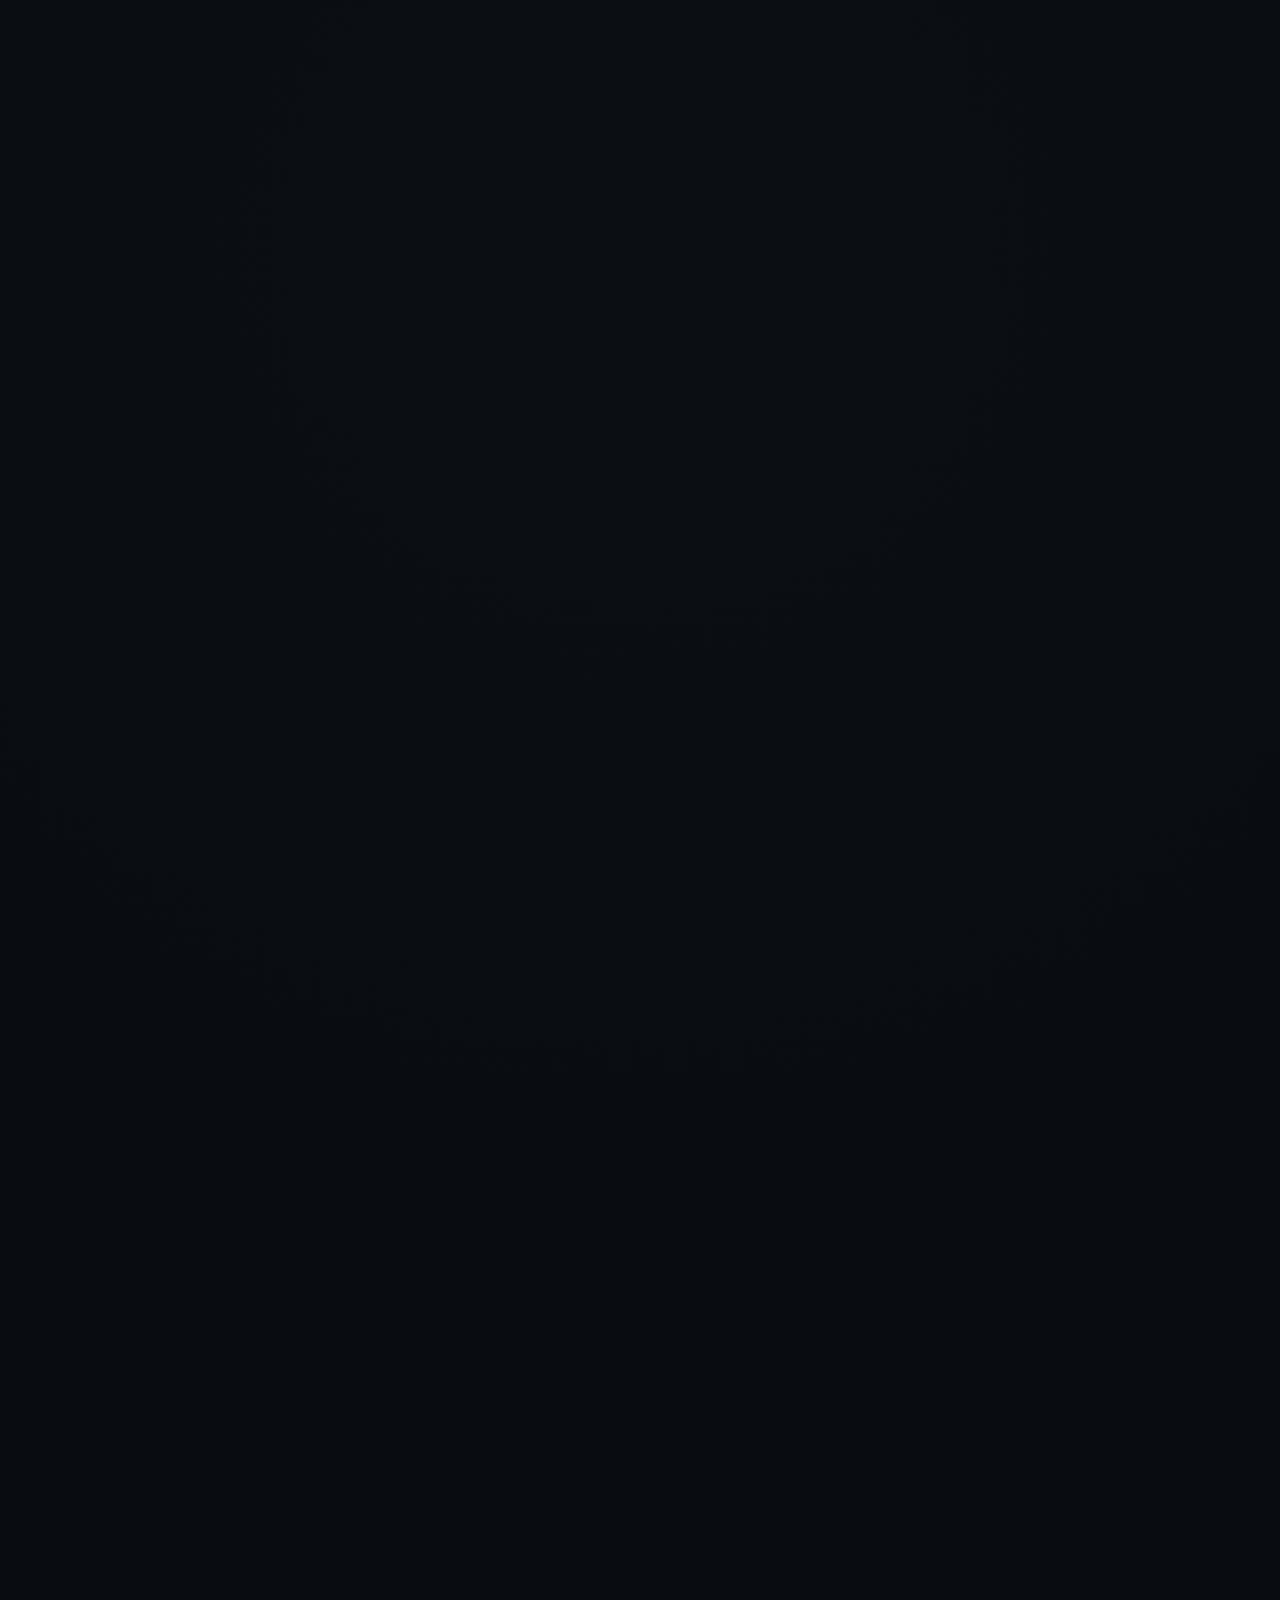
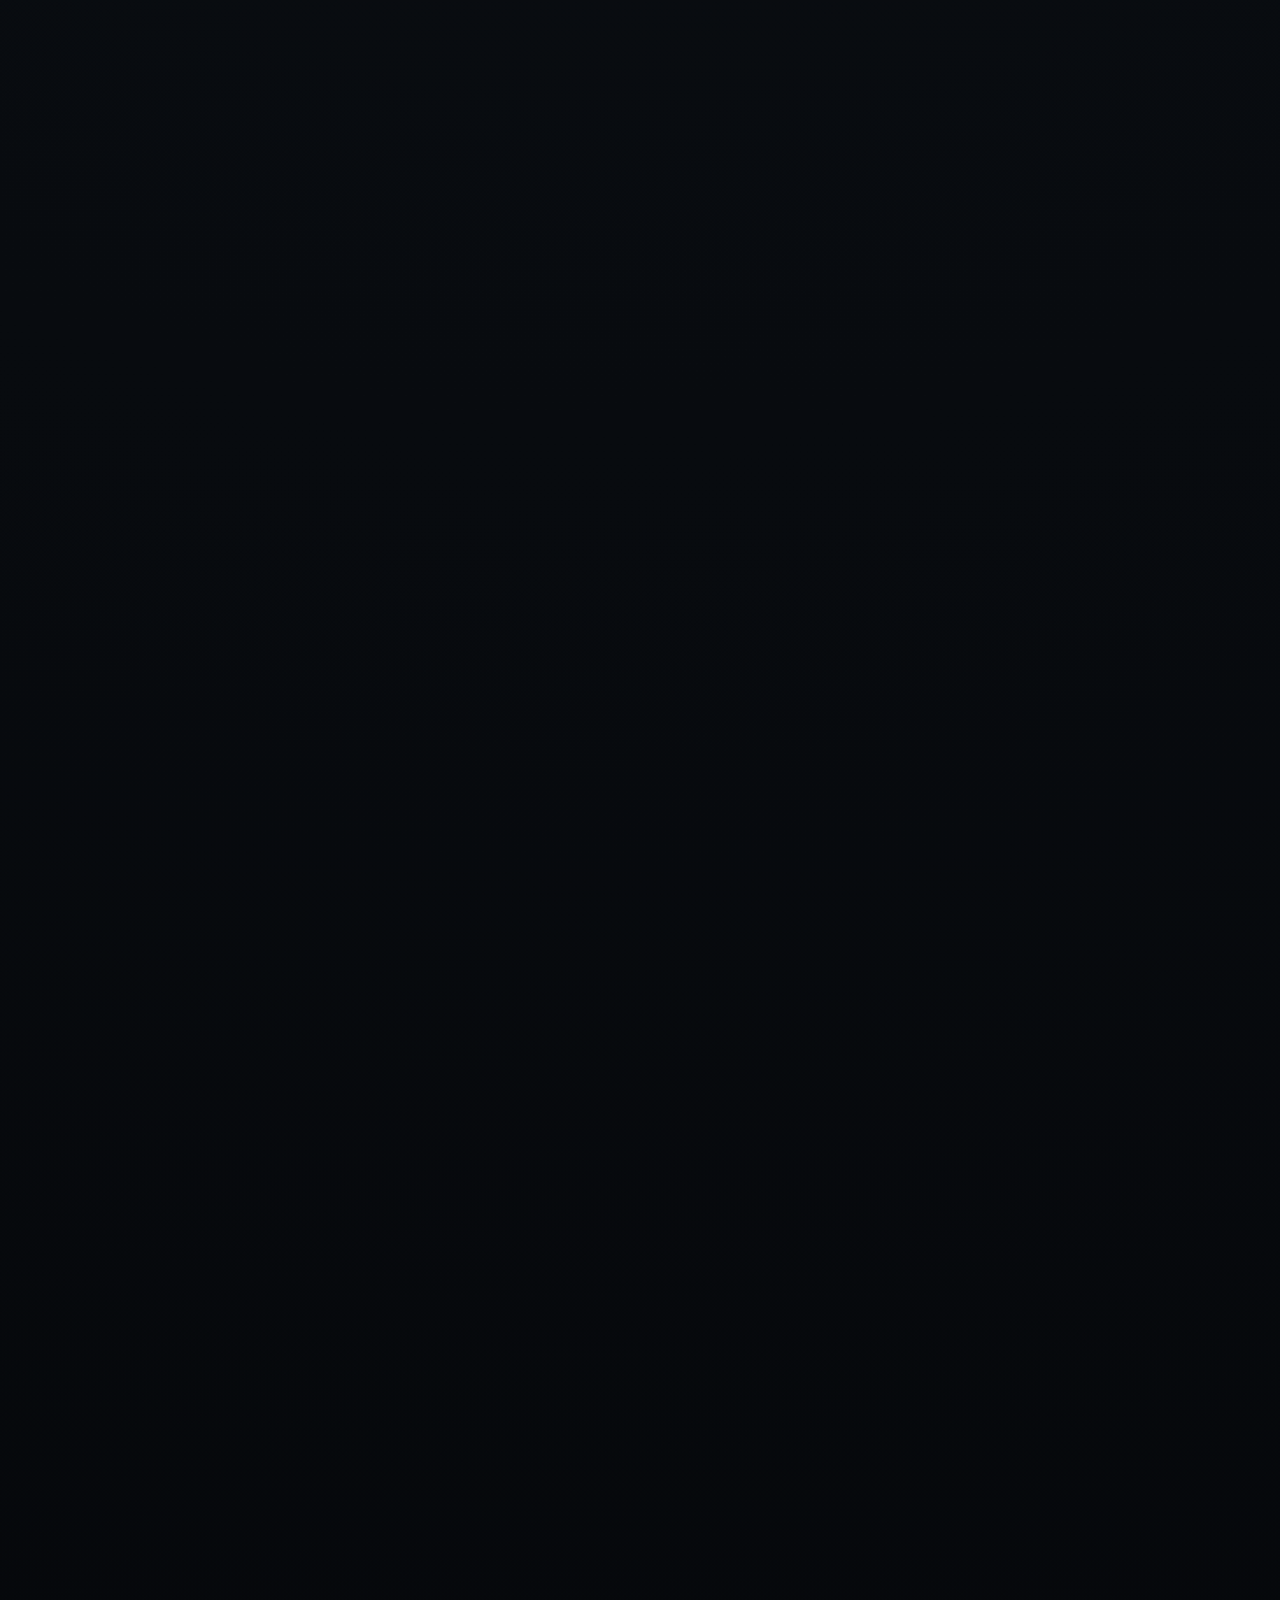
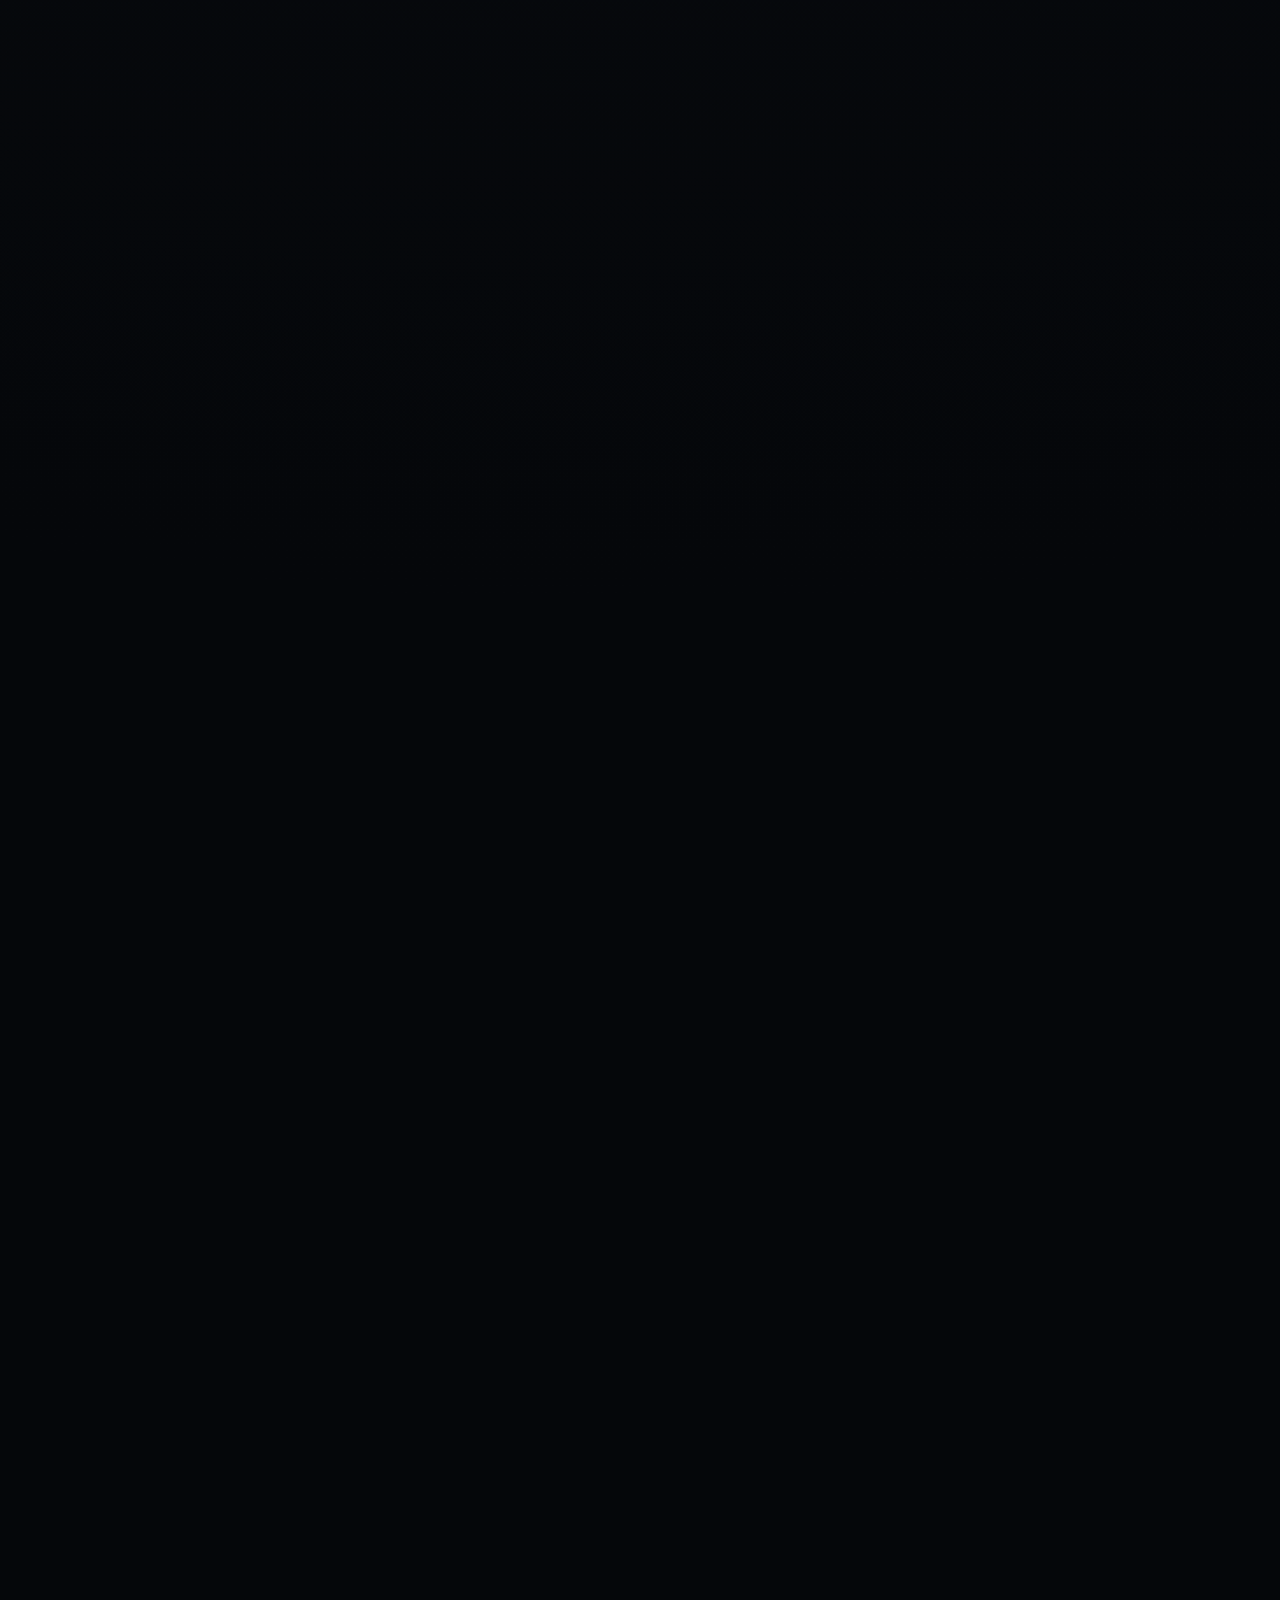
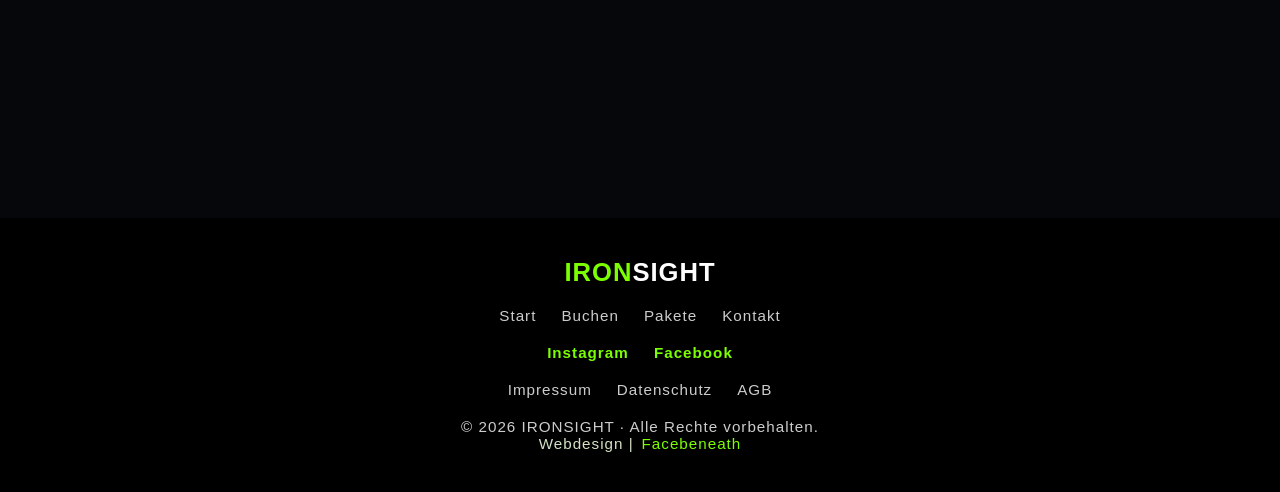
<file: Ironsight/index.html>
<!DOCTYPE html>
<html lang="de">
  <head>
    <meta charset="UTF-8" />
    <meta name="viewport" content="width=device-width, initial-scale=1.0" />
    <title>IRON SIGHT – Paintball Arena</title>


  <link rel="stylesheet" href="style.css?v=1.15" />
    <script src="script.js?v=1.15" defer></script>


    <meta
      name="description"
      content="IRON SIGHT Paintball Arena – Adrenalin, Taktik und Spaß für Gruppen, Geburtstage und Firmen. Jetzt Termin buchen!"
    />
    <meta
      name="keywords"
      content="Paintball, Regensburg, Teambuilding, Abenteuer, IRON SIGHT"
    />
    <meta name="author" content="Facebeneath" />
    <meta property="og:title" content="IRON SIGHT – Paintball Arena" />
    <meta
      property="og:description"
      content="Adrenalin, Taktik und Spaß für Freunde, Geburtstage & Firmen. Jetzt Termin sichern!"
    />
    <meta property="og:image" content="url-za-thumbnail.jpg" />
    <meta property="og:url" content="https://aldindelic.de/ironsight" />
    <meta name="twitter:card" content="summary_large_image" />
  </head>

  <body class="entry-active">
    <div id="entry-screen">
      <div class="overlay"></div>
      <div class="flash" id="flash"></div>

    <div class="target" id="enterTarget">
  <svg width="160" height="160" viewBox="0 0 160 160">
    <defs>
     
      <mask id="damage">
        <rect width="160" height="160" fill="white"/>
       
        <circle cx="40" cy="30" r="10" fill="black"/>
        <circle cx="120" cy="110" r="14" fill="black"/>
        <rect x="70" y="0" width="20" height="25" fill="black"/>
      </mask>
    </defs>

   
    <circle
      cx="80"
      cy="80"
      r="72"
      fill="none"
      stroke="black"
      stroke-width="4"
      stroke-dasharray="18 6 4 6"
      stroke-linecap="round"
      mask="url(#damage)"
    />

    
    <circle
      cx="80"
      cy="80"
      r="32"
      fill="none"
      stroke="black"
      stroke-width="3"
      stroke-dasharray="10 5"
      stroke-linecap="round"
    />

    
    <line x1="80" y1="2" x2="78" y2="36"
      stroke="black" stroke-width="3" stroke-dasharray="6 4" />
    <line x1="82" y1="124" x2="80" y2="158"
      stroke="black" stroke-width="3" stroke-dasharray="6 4" />
    <line x1="2" y1="82" x2="36" y2="80"
      stroke="black" stroke-width="3" stroke-dasharray="6 4" />
    <line x1="124" y1="78" x2="158" y2="80"
      stroke="black" stroke-width="3" stroke-dasharray="6 4" />
  </svg>
</div>

      <h1>DAS SCHLACHTFELD ERWARTET DICH!</h1>
      <p class="brand">IRON SIGHT · PAINTBALL ARENA</p>
      <button id="skip">Krieg</button>
    </div>

   <nav class="main-nav">
  <div class="nav-logo">IRON<span>SIGHT</span></div>

  <ul class="nav-links" id="navLinks">
    <li><a href="#site" class="nav-link">Start</a></li>
    <li><a href="#booking" class="nav-link">Buchen</a></li>
    <li><a href="#pakete" class="nav-link">Pakete</a></li>
    <li><a href="#kontakt" class="nav-link">Kontakt</a></li>
  </ul>

  <div class="nav-toggle" id="navToggle">
    <span></span><span></span><span></span>
  </div>
</nav>

    <main id="site">
      <section class="hero hero-first">
        <h2>IRONSIGHT<br>PAINTBALL-ARENA</h2>
      </section>

      <section class="hero hero-forest">
        <div class="hero-overlay"></div>
        <div class="hero-content">
          <h1>BETRITT DAS SCHLACHTFELD</h1>
          <div class="hero-buttons">
            <a href="#booking" class="btn primary">TERMIN BUCHEN</a>
            <a href="#pakete" class="btn secondary">PAKETE ANSEHEN</a>
          </div>
        </div>
      </section>

      <section class="info-section scroll-reveal">
        <h2>Für wen ist IRON SIGHT?</h2>

        <div class="info-grid scroll-reveal">
          <div class="info-box">
            <h3>Freunde & Gruppen</h3>
            <img class="grupa" src="grupa.jpg" />
            <p>Perfekt für actionreiche Tage mit Freunden und Adrenalin pur.</p>
          </div>

          <div class="info-box scroll-reveal">
            <h3>Geburtstage</h3>
            <img class="rodjendan" src="rodjendan.jpg" />
            <p>Ein unvergesslicher Geburtstag voller Spannung und Spaß.</p>
          </div>

          <div class="info-box scroll-reveal">
            <h3>Junggesellenabschiede</h3>
            <img class="mladenacko" src="mladenacko.jpg" />
            <p>Der ultimative Kick vor dem großen Tag.</p>
          </div>

          <div class="info-box scroll-reveal">
            <h3>Firmen & Teambuilding</h3>
            <img class="firma" src="firma.jpg" />
            <p>Strategie, Kommunikation und Teamgeist im Einsatz.</p>
          </div>
        </div>
      </section>

      <section class="usp-section scroll-reveal">
        <div class="usp-grid">
          <div class="usp">
            <h3>Modernes Spielfeld</h3>
            <p>
              Realistische Szenarien mit Deckungen, Türmen und taktischen Zonen.
            </p>
          </div>

          <div class="usp">
            <h3>Hochwertige Ausrüstung</h3>
            <p>
              Professionelle Markierer, Masken und Schutzwesten für maximale
              Sicherheit.
            </p>
          </div>

          <div class="usp">
            <h3>Erfahrene Spielleiter</h3>
            <p>
              Unsere Guides sorgen für Spannung, Fairness und reibungslose
              Abläufe.
            </p>
          </div>

          <div class="usp">
            <h3>Adrenalin pur</h3>
            <p>Action, Strategie und Teamwork auf höchstem Niveau.</p>
          </div>
        </div>
      </section>

      <section class="stats-section scroll-reveal" id="stats">
        <h2>Fakten, die zaehlen</h2>
        <p class="section-intro">
          Messbar stark: moderne Anlage, strukturierte Ablaufe und echte
          Events.
        </p>

        <div class="stats-grid">
          <div class="stat-card">
            <div class="stat-number" data-target="12" data-suffix="+">0+</div>
            <p>Spielzonen & Szenarien</p>
          </div>

          <div class="stat-card">
            <div class="stat-number" data-target="2500" data-suffix="+">0+</div>
            <p>Teams pro Saison</p>
          </div>

          <div class="stat-card">
            <div class="stat-number" data-target="120">0</div>
            <p>Minuten maximale Action</p>
          </div>

          <div class="stat-card">
            <div class="stat-number" data-target="16" data-suffix="+">0+</div>
            <p>Mindestalter</p>
          </div>
        </div>
      </section>


      <section class="packages-section scroll-reveal" id="pakete">
        <h2>Unsere Pakete</h2>

        <div class="packages-grid scroll-reveal">
          <div class="package scroll-reveal basic" data-package>
            <div class="package-header">
              <h3>BASIC</h3>
              <span class="price">ab 25€ / Person</span>
            </div>

            <div class="package-summary">
              <p>60 Minuten Spielzeit</p>
              <p>200 Paintballs</p>
              <p>Komplette Ausrüstung</p>
            </div>

            <div class="package-details">
              <ul>
                <li>✔ Markierer & Schutzmaske</li>
                <li>✔ Sicherheitsweste</li>
                <li>✔ Einweisung durch Spielleiter</li>
                <li>✔ Spielfeldnutzung inklusive</li>
                <li>✔ Ideal für Einsteiger</li>
              </ul>

              <a href="#booking" class="btn primary small">Paket buchen</a>
            </div>
          </div>

          <div class="package scroll-reveal advanced" data-package>
            <div class="package-header">
              <h3>ADVANCED</h3>
              <span class="price">ab 35€ / Person</span>
            </div>

            <div class="package-summary">
              <p>90 Minuten Spielzeit</p>
              <p>400 Paintballs</p>
              <p>Komplette Ausrüstung</p>
            </div>

            <div class="package-details">
              <ul>
                <li>✔ Markierer & Premium Schutzmaske</li>
                <li>✔ Brust- & Halsschutz</li>
                <li>✔ Persönliche Einweisung</li>
                <li>✔ Mehrere Spielmodi</li>
                <li>✔ Ideal für Gruppen</li>
              </ul>

              <a href="#booking" class="btn primary small">Paket buchen</a>
            </div>
          </div>

          <div class="package scroll-reveal elite" data-package>
            <div class="package-header">
              <h3>ELITE</h3>
              <span class="price">ab 45€ / Person</span>
            </div>

            <div class="package-summary">
              <p>120 Minuten Spielzeit</p>
              <p>600 Paintballs</p>
              <p>Premium Ausrüstung</p>
            </div>

            <div class="package-details">
              <ul>
                <li>✔ High-End Markierer</li>
                <li>✔ Vollständige Schutzausrüstung</li>
                <li>✔ Exklusive Spielfeldbereiche</li>
                <li>✔ Private Spielleitung</li>
                <li>✔ Für Profis & Events</li>
              </ul>

              <a href="#booking" class="btn primary small">Paket buchen</a>
            </div>
          </div>
        </div>
      </section>

      <section class="gallery-section scroll-reveal" id="gallery">
        <h2>Einblicke ins Spielfeld</h2>
        <p class="section-intro">
          Dichtes Terrain, klare Linien, pure Spannung. Hier spielst du auf
          Profi-Niveau.
        </p>

        <div class="gallery-grid">
          <figure class="gallery-item">
            <img src="arena.jpg" alt="Arena und Deckungen" />
            <figcaption>Urban-Zone</figcaption>
          </figure>

          <figure class="gallery-item">
            <img src="forest.jpg" alt="Waldarena" />
            <figcaption>Forest-Terrain</figcaption>
          </figure>

          <figure class="gallery-item">
            <img src="vojnik.jpg" alt="Einsatzteam im Spiel" />
            <figcaption>Team-Action</figcaption>
          </figure>
        </div>
      </section>

      
      <section class="process-section scroll-reveal">
        <h2>So läuft euer Einsatz ab</h2>

        <div class="process-grid">
          <div class="step">
            <h3>Ankunft & Check-In</h3>
            <p>Begrüßung, Registrierung und Vorbereitung.</p>
          </div>

          <div class="step">
            <h3>Einweisung</h3>
            <p>Sicherheitsregeln, Ausrüstung und Spielmodi.</p>
          </div>

          <div class="step">
            <h3>Spielbeginn</h3>
            <p>Mehrere Runden voller Action und Taktik.</p>
          </div>

          <div class="step">
            <h3>Sieg & Abschluss</h3>
            <p>Nachbesprechung, Fotos und optionales Upgrade.</p>
          </div>
        </div>
      </section>

      
      <section class="packages-section" id="modi">
  <h2>Unsere Spielmodi</h2>

  <div class="packages-grid">
    <div class="package mode-tdm" data-package>
      <h3>Team Deathmatch</h3>
      <p>Reines Action-Gefecht – Team gegen Team.</p>
      <div class="package-details">
        <p>
          Schnelle Runden, maximale Intensität. Perfekt zum Aufwärmen oder
          für Einsteiger.
        </p>
      </div>
    </div>

    <div class="package mode-ctf" data-package>
      <h3>Capture the Flag</h3>
      <p>Taktik & Teamwork gefragt.</p>
      <div class="package-details">
        <p>
          Erobert die Flagge des Gegners und verteidigt eure Basis.
          Kommunikation entscheidet über Sieg oder Niederlage.
        </p>
      </div>
    </div>

    <div class="package mode-bomb" data-package>
      <h3>Bomb Mission</h3>
      <p>Angriff oder Verteidigung.</p>
      <div class="package-details">
        <p>
          Ein Team muss eine Bombe platzieren, das andere sie verhindern.
          Spannung pur – jede Sekunde zählt.
        </p>
      </div>
    </div>

    <div class="package mode-vip" data-package>
      <h3>VIP Escort</h3>
      <p>Schützt euren VIP.</p>
      <div class="package-details">
        <p>
          Ein Spieler ist VIP – fällt er, ist das Spiel vorbei. Strategie
          & Schutz sind entscheidend.
        </p>
      </div>
    </div>
  </div>
  <span class="mode-tag">TACTICAL</span>
</section>
 

<section class="safety-section scroll-reveal" id="sicherheit">
  <h2>Sicherheit & Vertrauen</h2>
  <p style="max-width: 800px; margin: 0 auto 50px; color: #c00">
    Deine Sicherheit steht bei IRON SIGHT an erster Stelle. Unsere Anlage
    erfüllt höchste Standards – damit du dich voll auf Action & Taktik
    konzentrieren kannst.
  </p>

  <div class="safety-grid">
    <div class="safety-card">
      <h3>✔ Zertifizierte Ausrüstung</h3>
      <div class="safety-content">
        <p>Wir verwenden ausschließlich geprüfte Paintball-Markierer, Masken und Schutzwesten...</p>
      </div>
    </div>

    <div class="safety-card">
      <h3>✔ Klare Sicherheitsregeln</h3>
      <div class="safety-content">
        <p>Vor jedem Spiel erhältst du eine ausführliche Einweisung durch unsere Spielleiter...</p>
      </div>
    </div>

    <div class="safety-card">
      <h3>✔ Erfahrene Spielleiter</h3>
      <div class="safety-content">
        <p>Unsere Referees überwachen jedes Spiel, greifen bei Regelverstößen sofort ein...</p>
      </div>
    </div>

    <div class="safety-card">
      <h3>✔ Versicherung & Haftung</h3>
      <div class="safety-content">
        <p>Alle Teilnehmer sind während des Spiels über unsere Betriebshaftpflicht abgesichert...</p>
      </div>
    </div>
  </div>
</section>

      <section class="faq-section scroll-reveal">
        <h2>Häufige Fragen</h2>

        <div class="faq-item">
          <h3>Ist Paintball sicher?</h3>
          <p>
            Ja. Unsere Ausrüstung und Regeln sorgen für maximale Sicherheit.
          </p>
        </div>

        <div class="faq-item">
          <h3>Ab welchem Alter darf man spielen?</h3>
          <p>Ab 16 Jahren. Unter 18 nur mit Einverständniserklärung.</p>
        </div>

        <div class="faq-item">
          <h3>Brauchen wir Vorkenntnisse?</h3>
          <p>Nein. Alles wird vor Ort erklärt.</p>
        </div>
      </section>

      <section class="testimonials-section scroll-reveal">
  <h2>Stimmen unserer Spieler</h2>

  <div class="testimonial-grid">
    <div class="testimonial">
      <p>
        „Das beste Paintball-Erlebnis, das wir je hatten. Perfekte
        Organisation!“
      </p>

      <div class="stars">★★★★★</div>

      <span>— Markus L.</span>
    </div>

    <div class="testimonial">
      <p>„Mega Spielfeld, starke Ausrüstung und richtig viel Action.“</p>

      <div class="stars">★★★★★</div>

      <span>— Sarah K.</span>
    </div>

    <div class="testimonial">
      <p>„Perfekt für unser Firmenevent. Teamgeist pur!“</p>

      <div class="stars">★★★★★</div>

      <span>— Team Alpha</span>
    </div>
  </div>
</section>

      <section class="booking-section scroll-reveal" id="booking">
        <h2>Bereit für den Einsatz?</h2>
        <p>Sichere dir jetzt deinen Termin bei IRON SIGHT.</p>
        <a href="#" class="btn primary">JETZT TERMIN BUCHEN</a>
        <label style="font-size: 0.85rem; color: #ccc">
          <input type="checkbox" required />
          Ich akzeptiere die Datenschutzerklärung
        </label>
      </section>

      <section class="contact-section scroll-reveal" id="kontakt">
        <h2>Kontakt & Anfahrt</h2>

        <p>
          📍 Minoritenweg 1, 93047 Regensburg<br />
          📞 <a href="tel:+49123456789">+49 123 456789</a><br />
          ✉️ <a href="mailto:info@ironsight-paintball.de">info@ironsight-paintball.de</a>
        </p>

        <p>Öffnungszeiten: Sa – So | 10:00 – 20:00 Uhr</p>
      </section>

      <section class="map-section scroll-reveal" id="map">
        <h2>Anfahrt & Standort</h2>

        <p class="map-text">
          Besuche uns direkt vor Ort – ausreichend Parkplätze vorhanden.
        </p>

        <div class="map-wrapper">
          <iframe
            src="https://www.google.com/maps/embed?pb=!1m18!1m12!1m3!1d2641.123456789!2d12.091234!3d49.016789!2m3!1f0!2f0!3f0!3m2!1i1024!2i768!4f13.1!3m3!1m2!1s0x47b742bd82b5f3d3%3A0x123456789abcdef!2sMinoritenweg%201%2C%2093047%20Regensburg%2C%20Deutschland!5e0!3m2!1sde!2sde!4v1700000000000"
            width="100%"
            height="450"
            style="border: 0"
            allowfullscreen=""
            loading="lazy"
            referrerpolicy="no-referrer-when-downgrade"
          >
          </iframe>
        </div>

        <div class="map-details">
          <div class="map-detail is-green">
            <span class="map-label">Adresse</span>
            <p>Minoritenweg 1, 93047 Regensburg</p>
          </div>
          <div class="map-detail is-white">
            <span class="map-label">Kontakt</span>
            <p>
              <a href="mailto:info@ironsight-paintball.de">info@ironsight-paintball.de</a>
            </p>
          </div>
          <div class="map-detail is-green">
            <span class="map-label">Telefon</span>
            <p><a href="tel:+49123456789">+49 123 456789</a></p>
          </div>
          <div class="map-detail is-white">
            <span class="map-label">Oeffnungszeiten</span>
            <p>Sa – So | 10:00 – 20:00 Uhr</p>
          </div>
        </div>
      </section>

      <section class="section-next">
        <div class="section-overlay"></div>
        <div class="section-content">
          <h2>Bereit für den Einsatz?</h2>
          <p>Teambuilding, Action und pure Strategie.</p>
        </div>
      </section>
    </main>

    <div id="bookingModal" class="modal">
      <div class="modal-content">
        <span class="close">&times;</span>
        <h2>JETZT TERMIN BUCHEN</h2>
        <form action="/submit-booking" method="POST" class="booking-form">
          <input type="text" name="name" placeholder="Dein Name" required />
          <input type="email" name="email" placeholder="E-Mail" required />
          <input type="tel" name="phone" placeholder="Telefonnummer" />
          <select name="package" required>
            <option value="">Wähle ein Paket</option>
            <option value="basic">Basic</option>
            <option value="advanced">Advanced</option>
            <option value="elite">Elite</option>
          </select>
          <input type="date" name="date" required />
          <button type="submit" class="btn primary">JETZT TERMIN BUCHEN</button>
        </form>
      </div>
    </div>

    

    <footer class="main-footer">
      <div class="footer-content">
        <div class="footer-logo">IRON<span>SIGHT</span></div>

        <ul class="footer-links">
          <li><a href="#site">Start</a></li>
          <li><a href="#booking">Buchen</a></li>
          <li><a href="#pakete">Pakete</a></li>
          <li><a href="#kontakt">Kontakt</a></li>
        </ul>

        <div class="footer-social">
          <a href="#"><span>Instagram</span></a>
          <a href="#"><span>Facebook</span></a>
        </div>

        <p class="footer-copy">
          <ul class="footer-links">
            <li><a href="impressum.html">Impressum</a></li>
            <li><a href="datenschutz.html">Datenschutz</a></li>
            <li><a href="agb.html">AGB</a></li>
          </ul>
          &copy; 2026 IRONSIGHT · Alle Rechte vorbehalten.<br />

          <span class="footer-credit">
            Webdesign | <a href="https://facebeneath.com" target="_blank" rel="noopener">Facebeneath</a>
          </span>
        </p>
      </div>
     
    </footer>
  </body>
</html>
</file>
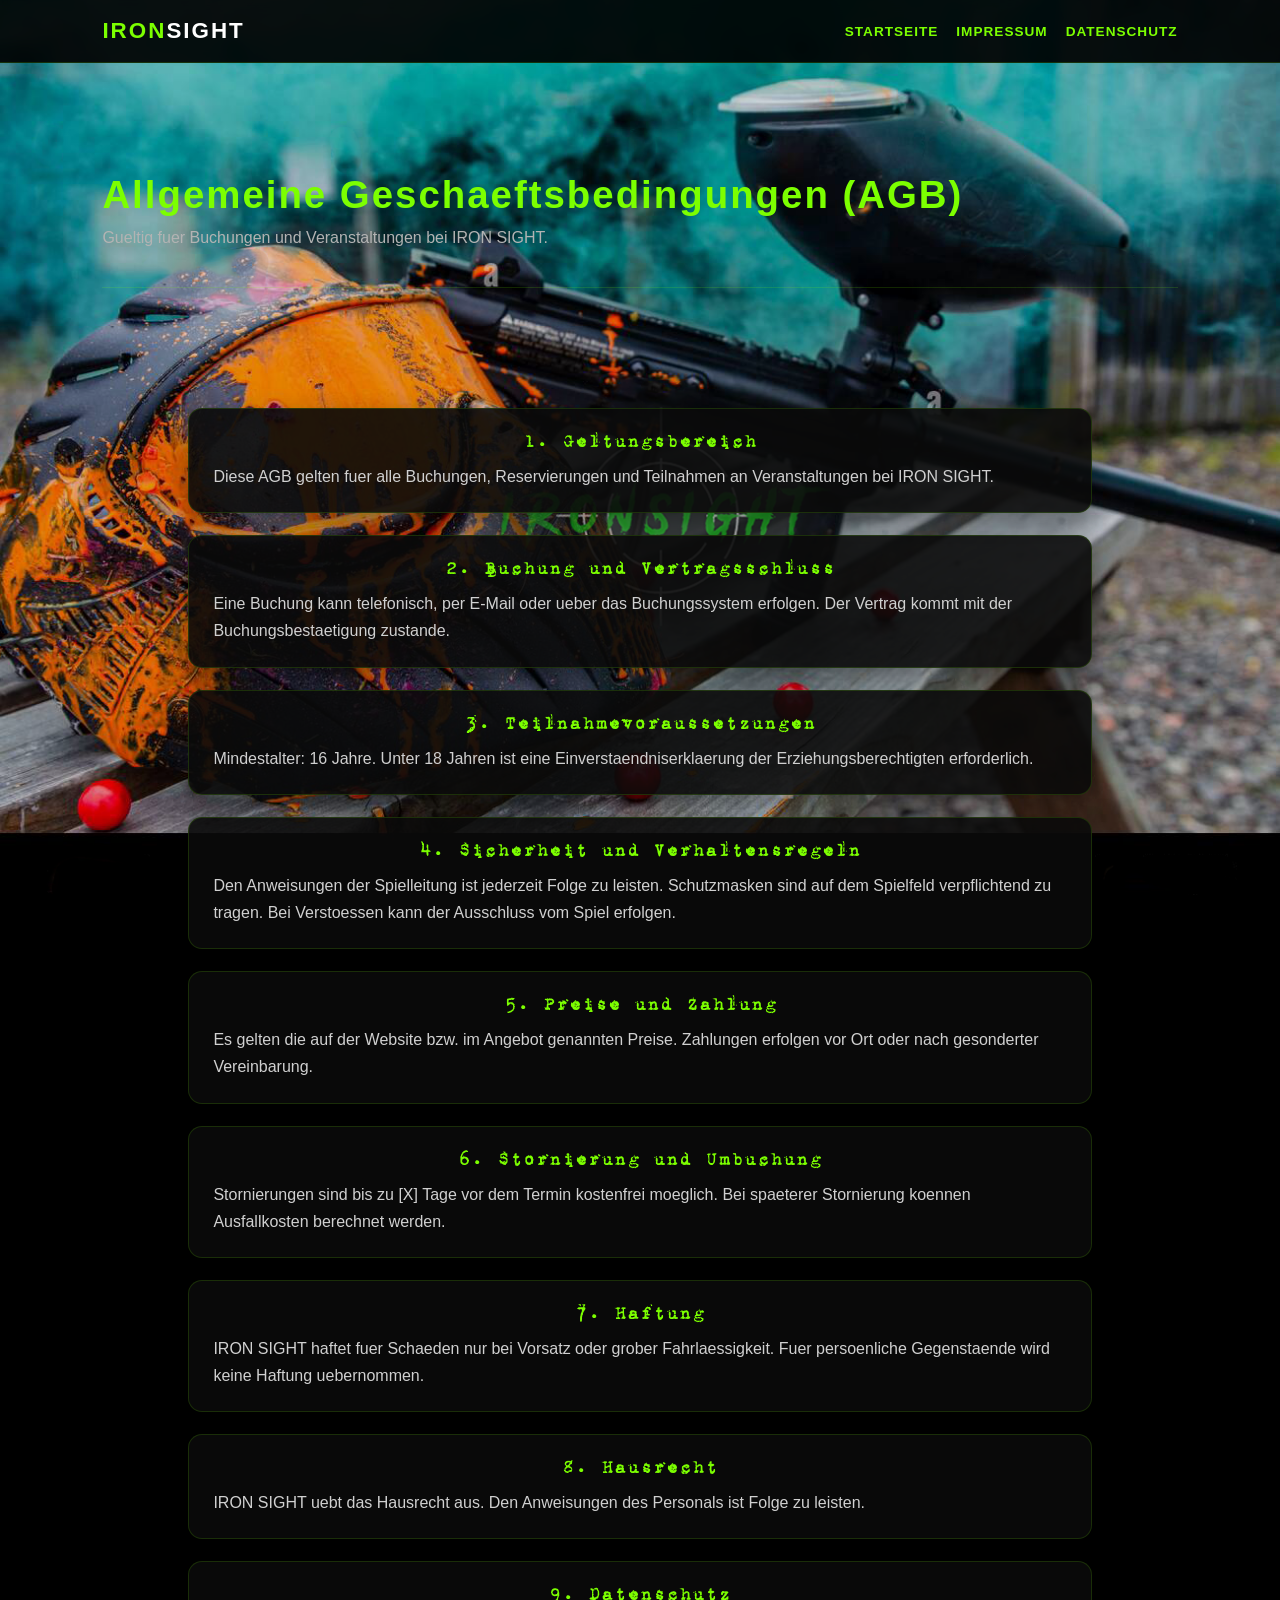
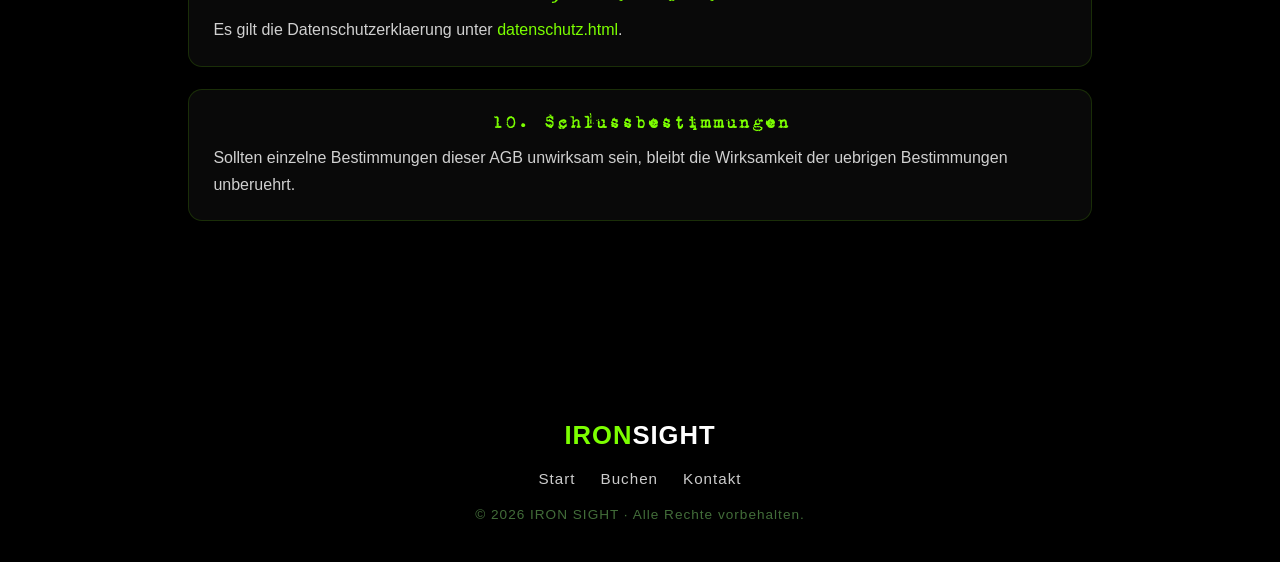
<file: Ironsight/agb.html>
<!doctype html>
<html lang="de">
  <head>
    <meta charset="UTF-8" />
    <meta name="viewport" content="width=device-width, initial-scale=1.0" />
    <title>AGB | IRON SIGHT</title>
    <meta
      name="description"
      content="Allgemeine Geschaeftsbedingungen von IRON SIGHT"
    />
    <link rel="stylesheet" href="style.css?v=1.15" />
    <script src="script.js?v=1.15" defer></script>
  </head>
  <body class="legal-page">
    <header class="legal-nav">
      <div class="legal-logo">IRON<span>SIGHT</span></div>
      <nav class="legal-links">
        <a href="index.html#site">Startseite</a>
        <a href="impressum.html">Impressum</a>
        <a href="datenschutz.html">Datenschutz</a>
      </nav>
    </header>

    <main class="legal-main">
      <section class="legal-hero">
        <div>
          <h1>Allgemeine Geschaeftsbedingungen (AGB)</h1>
          <p>Gueltig fuer Buchungen und Veranstaltungen bei IRON SIGHT.</p>
        </div>
      </section>

      <section class="legal-content">
        <div class="legal-card">
          <h2>1. Geltungsbereich</h2>
          <p>
            Diese AGB gelten fuer alle Buchungen, Reservierungen und Teilnahmen
            an Veranstaltungen bei IRON SIGHT.
          </p>
        </div>

        <div class="legal-card">
          <h2>2. Buchung und Vertragsschluss</h2>
          <p>
            Eine Buchung kann telefonisch, per E-Mail oder ueber das
            Buchungssystem erfolgen. Der Vertrag kommt mit der
            Buchungsbestaetigung zustande.
          </p>
        </div>

        <div class="legal-card">
          <h2>3. Teilnahmevoraussetzungen</h2>
          <p>
            Mindestalter: 16 Jahre. Unter 18 Jahren ist eine
            Einverstaendniserklaerung der Erziehungsberechtigten erforderlich.
          </p>
        </div>

        <div class="legal-card">
          <h2>4. Sicherheit und Verhaltensregeln</h2>
          <p>
            Den Anweisungen der Spielleitung ist jederzeit Folge zu leisten.
            Schutzmasken sind auf dem Spielfeld verpflichtend zu tragen. Bei
            Verstoessen kann der Ausschluss vom Spiel erfolgen.
          </p>
        </div>

        <div class="legal-card">
          <h2>5. Preise und Zahlung</h2>
          <p>
            Es gelten die auf der Website bzw. im Angebot genannten Preise.
            Zahlungen erfolgen vor Ort oder nach gesonderter Vereinbarung.
          </p>
        </div>

        <div class="legal-card">
          <h2>6. Stornierung und Umbuchung</h2>
          <p>
            Stornierungen sind bis zu [X] Tage vor dem Termin kostenfrei
            moeglich. Bei spaeterer Stornierung koennen Ausfallkosten berechnet
            werden.
          </p>
        </div>

        <div class="legal-card">
          <h2>7. Haftung</h2>
          <p>
            IRON SIGHT haftet fuer Schaeden nur bei Vorsatz oder grober
            Fahrlaessigkeit. Fuer persoenliche Gegenstaende wird keine Haftung
            uebernommen.
          </p>
        </div>

        <div class="legal-card">
          <h2>8. Hausrecht</h2>
          <p>
            IRON SIGHT uebt das Hausrecht aus. Den Anweisungen des Personals ist
            Folge zu leisten.
          </p>
        </div>

        <div class="legal-card">
          <h2>9. Datenschutz</h2>
          <p>
            Es gilt die Datenschutzerklaerung unter
            <a href="datenschutz.html">datenschutz.html</a>.
          </p>
        </div>

        <div class="legal-card">
          <h2>10. Schlussbestimmungen</h2>
          <p>
            Sollten einzelne Bestimmungen dieser AGB unwirksam sein, bleibt die
            Wirksamkeit der uebrigen Bestimmungen unberuehrt.
          </p>
        </div>
      </section>
    </main>

    <footer class="main-footer">
      <div class="footer-content">
        <div class="footer-logo">IRON<span>SIGHT</span></div>
        <ul class="footer-links">
          <li><a href="index.html#site">Start</a></li>
          <li><a href="index.html#booking">Buchen</a></li>
          <li><a href="index.html#kontakt">Kontakt</a></li>
        </ul>
        <p class="footer-copy">
          &copy; 2026 IRON SIGHT · Alle Rechte vorbehalten.
        </p>
      </div>
    </footer>
  </body>
</html>
</file>
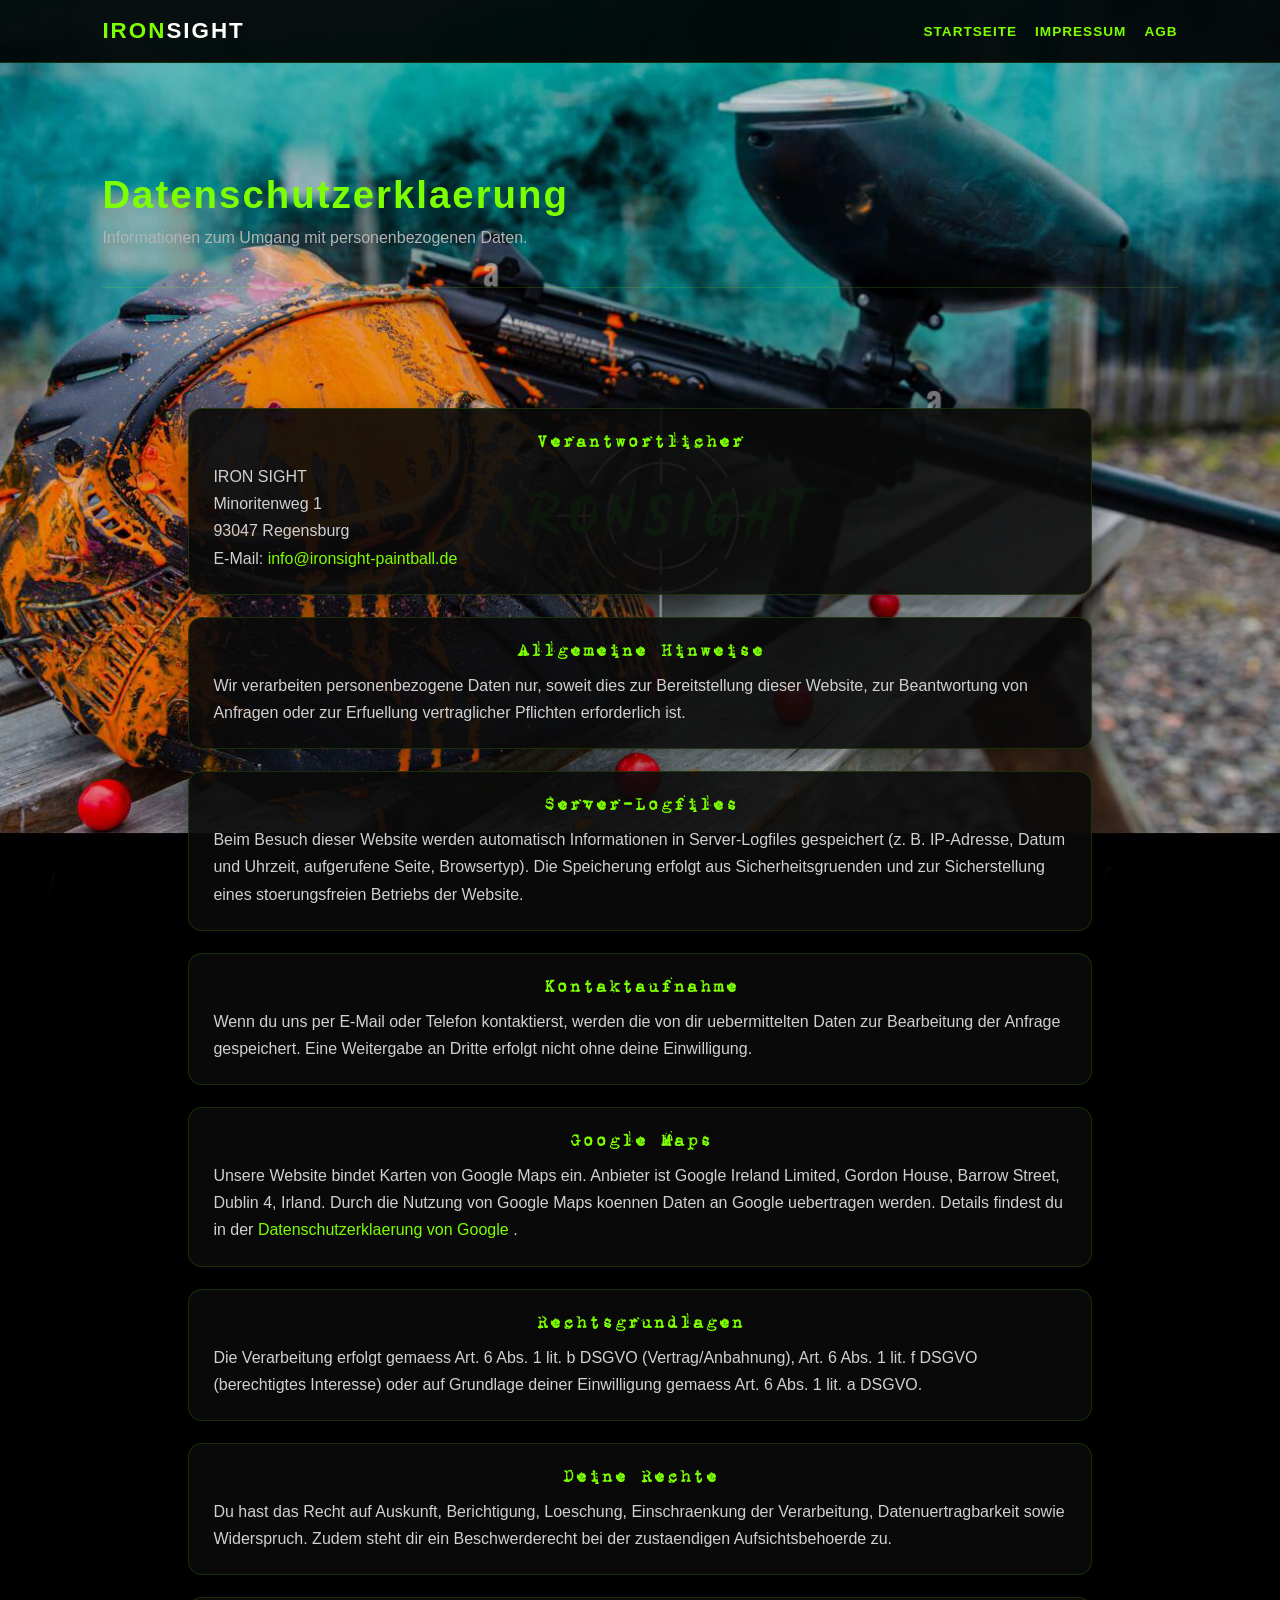
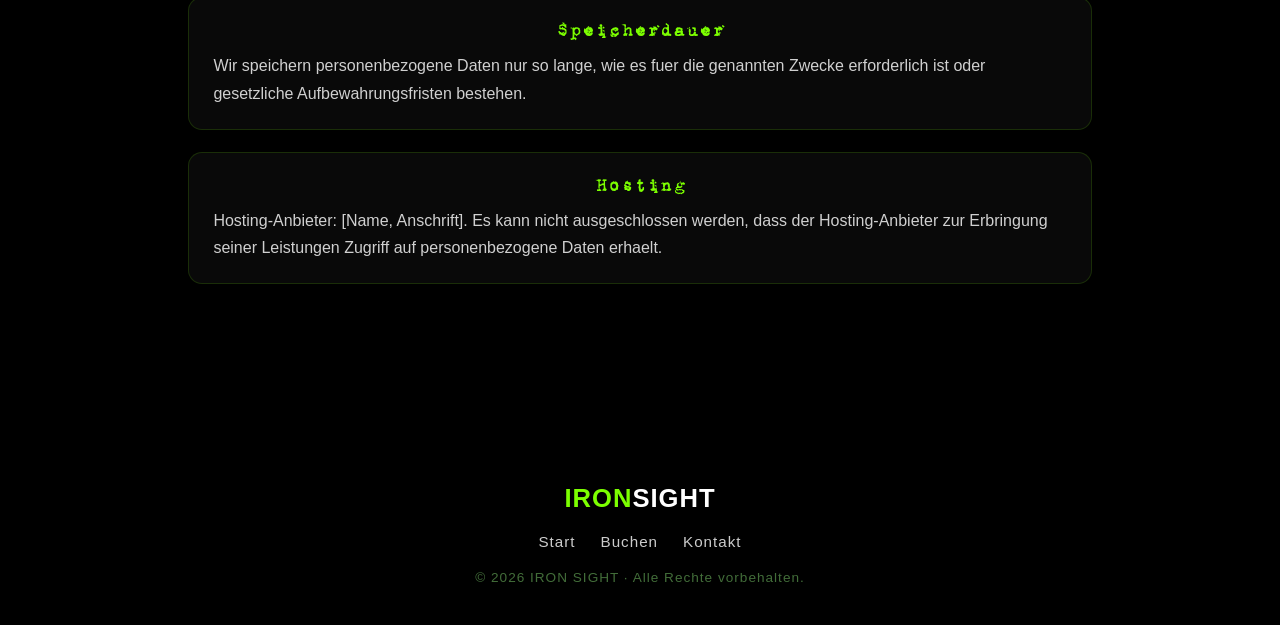
<file: Ironsight/datenschutz.html>
<!doctype html>
<html lang="de">
  <head>
    <meta charset="UTF-8" />
    <meta name="viewport" content="width=device-width, initial-scale=1.0" />
    <title>Datenschutz | IRON SIGHT</title>
    <meta name="description" content="Datenschutzerklaerung von IRON SIGHT" />

    <link rel="stylesheet" href="style.css?v=1.15" />
    <script src="script.js?v=1.15" defer></script>
  </head>
  <body class="legal-page">
    <header class="legal-nav">
      <div class="legal-logo">IRON<span>SIGHT</span></div>
      <nav class="legal-links">
        <a href="index.html#site">Startseite</a>
        <a href="impressum.html">Impressum</a>
        <a href="agb.html">AGB</a>
      </nav>
    </header>

    <main class="legal-main">
      <section class="legal-hero">
        <div>
          <h1>Datenschutzerklaerung</h1>
          <p>Informationen zum Umgang mit personenbezogenen Daten.</p>
        </div>
      </section>

      <section class="legal-content">
        <div class="legal-card">
          <h2>Verantwortlicher</h2>
          <p>
            IRON SIGHT<br />
            Minoritenweg 1<br />
            93047 Regensburg<br />
            E-Mail:
            <a href="mailto:info@ironsight-paintball.de"
              >info@ironsight-paintball.de</a
            >
          </p>
        </div>

        <div class="legal-card">
          <h2>Allgemeine Hinweise</h2>
          <p>
            Wir verarbeiten personenbezogene Daten nur, soweit dies zur
            Bereitstellung dieser Website, zur Beantwortung von Anfragen oder
            zur Erfuellung vertraglicher Pflichten erforderlich ist.
          </p>
        </div>

        <div class="legal-card">
          <h2>Server-Logfiles</h2>
          <p>
            Beim Besuch dieser Website werden automatisch Informationen in
            Server-Logfiles gespeichert (z. B. IP-Adresse, Datum und Uhrzeit,
            aufgerufene Seite, Browsertyp). Die Speicherung erfolgt aus
            Sicherheitsgruenden und zur Sicherstellung eines stoerungsfreien
            Betriebs der Website.
          </p>
        </div>

        <div class="legal-card">
          <h2>Kontaktaufnahme</h2>
          <p>
            Wenn du uns per E-Mail oder Telefon kontaktierst, werden die von dir
            uebermittelten Daten zur Bearbeitung der Anfrage gespeichert. Eine
            Weitergabe an Dritte erfolgt nicht ohne deine Einwilligung.
          </p>
        </div>

        <div class="legal-card">
          <h2>Google Maps</h2>
          <p>
            Unsere Website bindet Karten von Google Maps ein. Anbieter ist
            Google Ireland Limited, Gordon House, Barrow Street, Dublin 4,
            Irland. Durch die Nutzung von Google Maps koennen Daten an Google
            uebertragen werden. Details findest du in der
            <a
              href="https://policies.google.com/privacy"
              target="_blank"
              rel="noopener"
            >
              Datenschutzerklaerung von Google </a
            >.
          </p>
        </div>

        <div class="legal-card">
          <h2>Rechtsgrundlagen</h2>
          <p>
            Die Verarbeitung erfolgt gemaess Art. 6 Abs. 1 lit. b DSGVO
            (Vertrag/Anbahnung), Art. 6 Abs. 1 lit. f DSGVO (berechtigtes
            Interesse) oder auf Grundlage deiner Einwilligung gemaess Art. 6
            Abs. 1 lit. a DSGVO.
          </p>
        </div>

        <div class="legal-card">
          <h2>Deine Rechte</h2>
          <p>
            Du hast das Recht auf Auskunft, Berichtigung, Loeschung,
            Einschraenkung der Verarbeitung, Datenuertragbarkeit sowie
            Widerspruch. Zudem steht dir ein Beschwerderecht bei der
            zustaendigen Aufsichtsbehoerde zu.
          </p>
        </div>

        <div class="legal-card">
          <h2>Speicherdauer</h2>
          <p>
            Wir speichern personenbezogene Daten nur so lange, wie es fuer die
            genannten Zwecke erforderlich ist oder gesetzliche
            Aufbewahrungsfristen bestehen.
          </p>
        </div>

        <div class="legal-card">
          <h2>Hosting</h2>
          <p>
            Hosting-Anbieter: [Name, Anschrift]. Es kann nicht ausgeschlossen
            werden, dass der Hosting-Anbieter zur Erbringung seiner Leistungen
            Zugriff auf personenbezogene Daten erhaelt.
          </p>
        </div>
      </section>
    </main>

    <footer class="main-footer">
      <div class="footer-content">
        <div class="footer-logo">IRON<span>SIGHT</span></div>
        <ul class="footer-links">
          <li><a href="index.html#site">Start</a></li>
          <li><a href="index.html#booking">Buchen</a></li>
          <li><a href="index.html#kontakt">Kontakt</a></li>
        </ul>
        <p class="footer-copy">
          &copy; 2026 IRON SIGHT · Alle Rechte vorbehalten.
        </p>
      </div>
    </footer>
  </body>
</html>
</file>
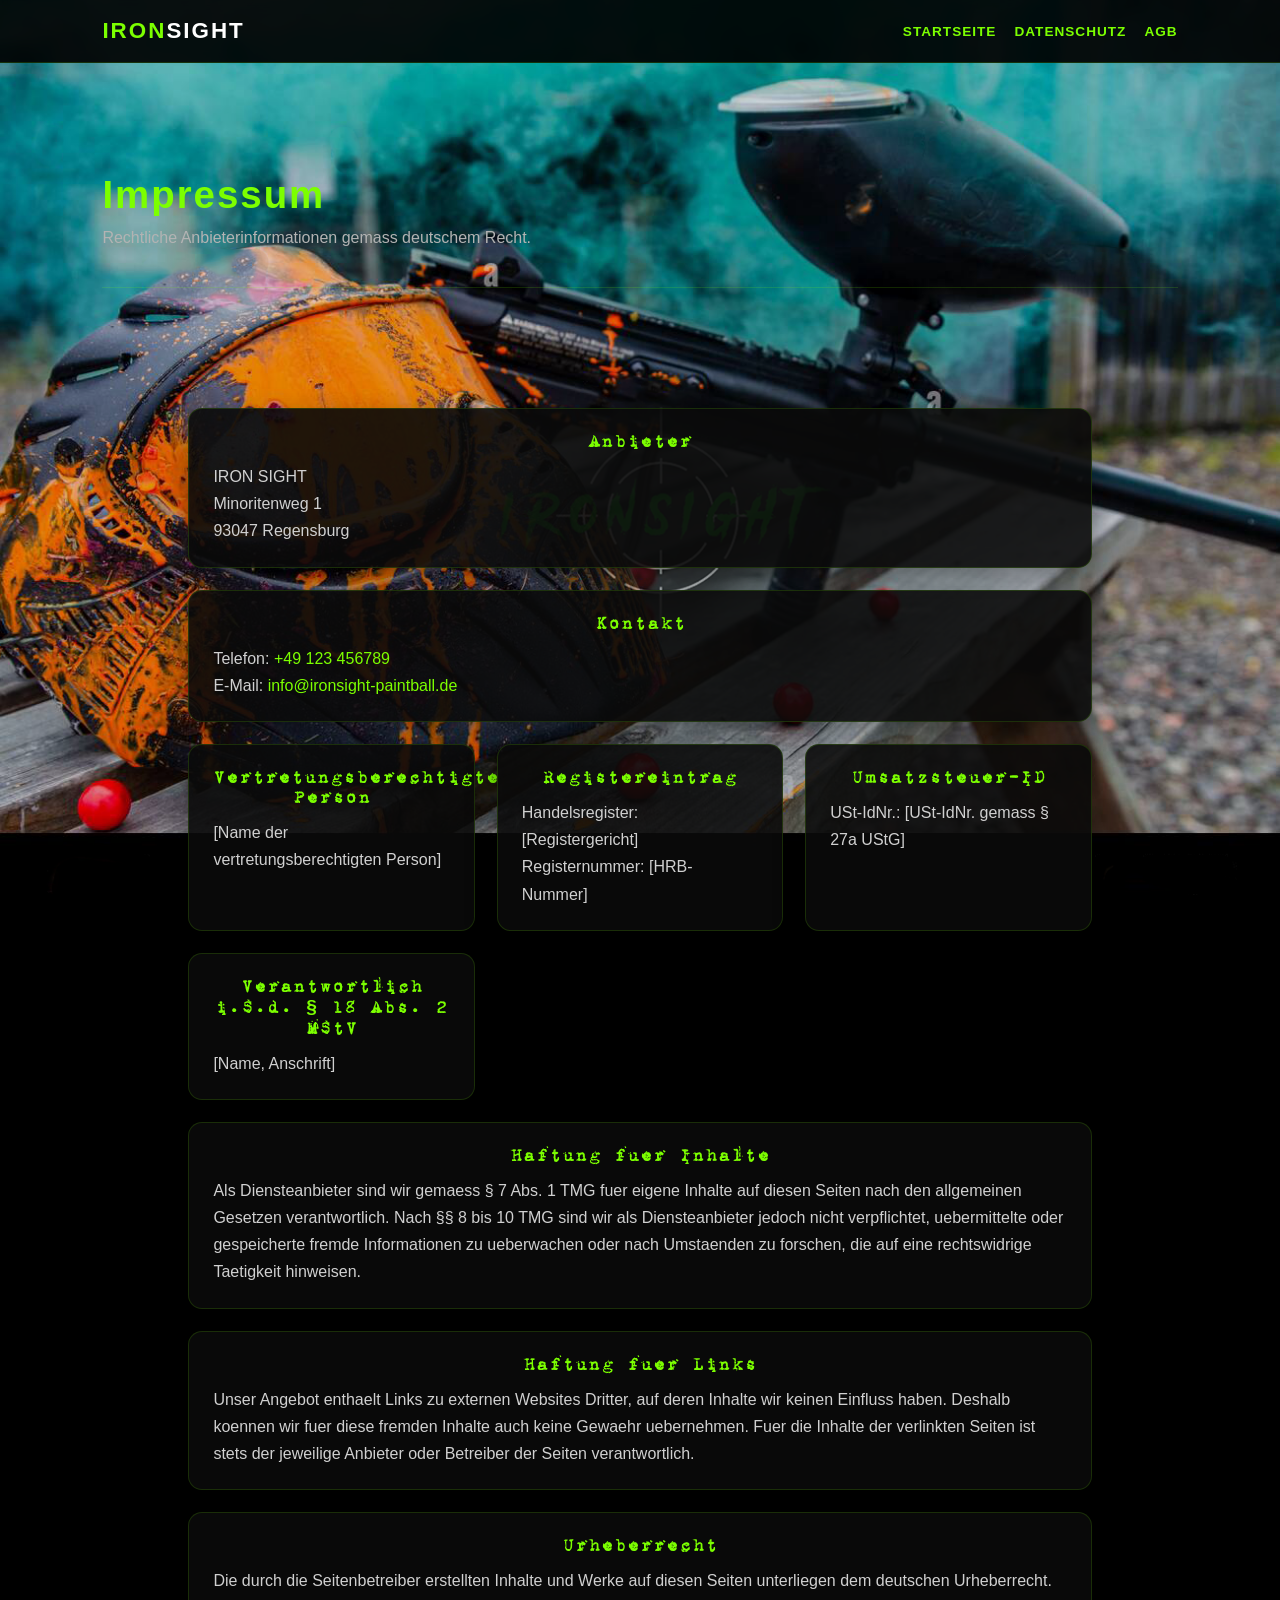
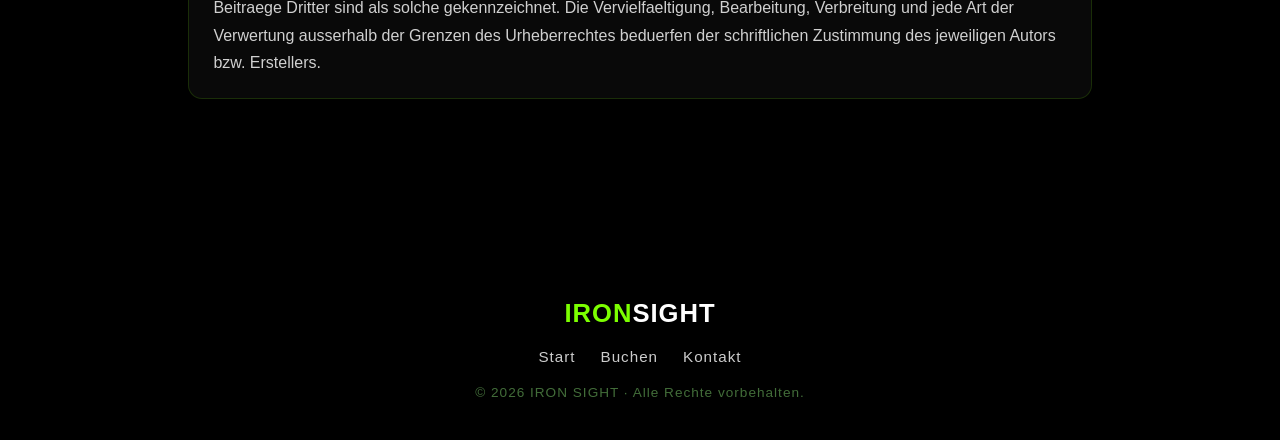
<file: Ironsight/impressum.html>
<!doctype html>
<html lang="de">
  <head>
    <meta charset="UTF-8" />
    <meta name="viewport" content="width=device-width, initial-scale=1.0" />
    <title>Impressum | IRON SIGHT</title>
    <meta name="description" content="Impressum von IRON SIGHT" />
    <link rel="stylesheet" href="style.css?v=1.15" />
    <script src="script.js?v=1.15" defer></script>
  </head>
  <body class="legal-page">
    <header class="legal-nav">
      <div class="legal-logo">IRON<span>SIGHT</span></div>
      <nav class="legal-links">
        <a href="index.html#site">Startseite</a>
        <a href="datenschutz.html">Datenschutz</a>
        <a href="agb.html">AGB</a>
      </nav>
    </header>

    <main class="legal-main">
      <section class="legal-hero">
        <div>
          <h1>Impressum</h1>
          <p>Rechtliche Anbieterinformationen gemass deutschem Recht.</p>
        </div>
      </section>

      <section class="legal-content">
        <div class="legal-card">
          <h2>Anbieter</h2>
          <p>
            IRON SIGHT<br />
            Minoritenweg 1<br />
            93047 Regensburg
          </p>
        </div>

        <div class="legal-card">
          <h2>Kontakt</h2>
          <p>
            Telefon: <a href="tel:+49123456789">+49 123 456789</a><br />
            E-Mail:
            <a href="mailto:info@ironsight-paintball.de"
              >info@ironsight-paintball.de</a
            >
          </p>
        </div>

        <div class="legal-grid">
          <div class="legal-card">
            <h2>Vertretungsberechtigte Person</h2>
            <p>[Name der vertretungsberechtigten Person]</p>
          </div>

          <div class="legal-card">
            <h2>Registereintrag</h2>
            <p>
              Handelsregister: [Registergericht]<br />
              Registernummer: [HRB-Nummer]
            </p>
          </div>

          <div class="legal-card">
            <h2>Umsatzsteuer-ID</h2>
            <p>USt-IdNr.: [USt-IdNr. gemass § 27a UStG]</p>
          </div>

          <div class="legal-card">
            <h2>Verantwortlich i.S.d. § 18 Abs. 2 MStV</h2>
            <p>[Name, Anschrift]</p>
          </div>
        </div>

        <div class="legal-card">
          <h2>Haftung fuer Inhalte</h2>
          <p>
            Als Diensteanbieter sind wir gemaess § 7 Abs. 1 TMG fuer eigene
            Inhalte auf diesen Seiten nach den allgemeinen Gesetzen
            verantwortlich. Nach §§ 8 bis 10 TMG sind wir als Diensteanbieter
            jedoch nicht verpflichtet, uebermittelte oder gespeicherte fremde
            Informationen zu ueberwachen oder nach Umstaenden zu forschen, die
            auf eine rechtswidrige Taetigkeit hinweisen.
          </p>
        </div>

        <div class="legal-card">
          <h2>Haftung fuer Links</h2>
          <p>
            Unser Angebot enthaelt Links zu externen Websites Dritter, auf deren
            Inhalte wir keinen Einfluss haben. Deshalb koennen wir fuer diese
            fremden Inhalte auch keine Gewaehr uebernehmen. Fuer die Inhalte der
            verlinkten Seiten ist stets der jeweilige Anbieter oder Betreiber
            der Seiten verantwortlich.
          </p>
        </div>

        <div class="legal-card">
          <h2>Urheberrecht</h2>
          <p>
            Die durch die Seitenbetreiber erstellten Inhalte und Werke auf
            diesen Seiten unterliegen dem deutschen Urheberrecht. Beitraege
            Dritter sind als solche gekennzeichnet. Die Vervielfaeltigung,
            Bearbeitung, Verbreitung und jede Art der Verwertung ausserhalb der
            Grenzen des Urheberrechtes beduerfen der schriftlichen Zustimmung
            des jeweiligen Autors bzw. Erstellers.
          </p>
        </div>
      </section>
    </main>

    <footer class="main-footer">
      <div class="footer-content">
        <div class="footer-logo">IRON<span>SIGHT</span></div>
        <ul class="footer-links">
          <li><a href="index.html#site">Start</a></li>
          <li><a href="index.html#booking">Buchen</a></li>
          <li><a href="index.html#kontakt">Kontakt</a></li>
        </ul>
        <p class="footer-copy">
          &copy; 2026 IRON SIGHT · Alle Rechte vorbehalten.
        </p>
      </div>
    </footer>
  </body>
</html>
</file>
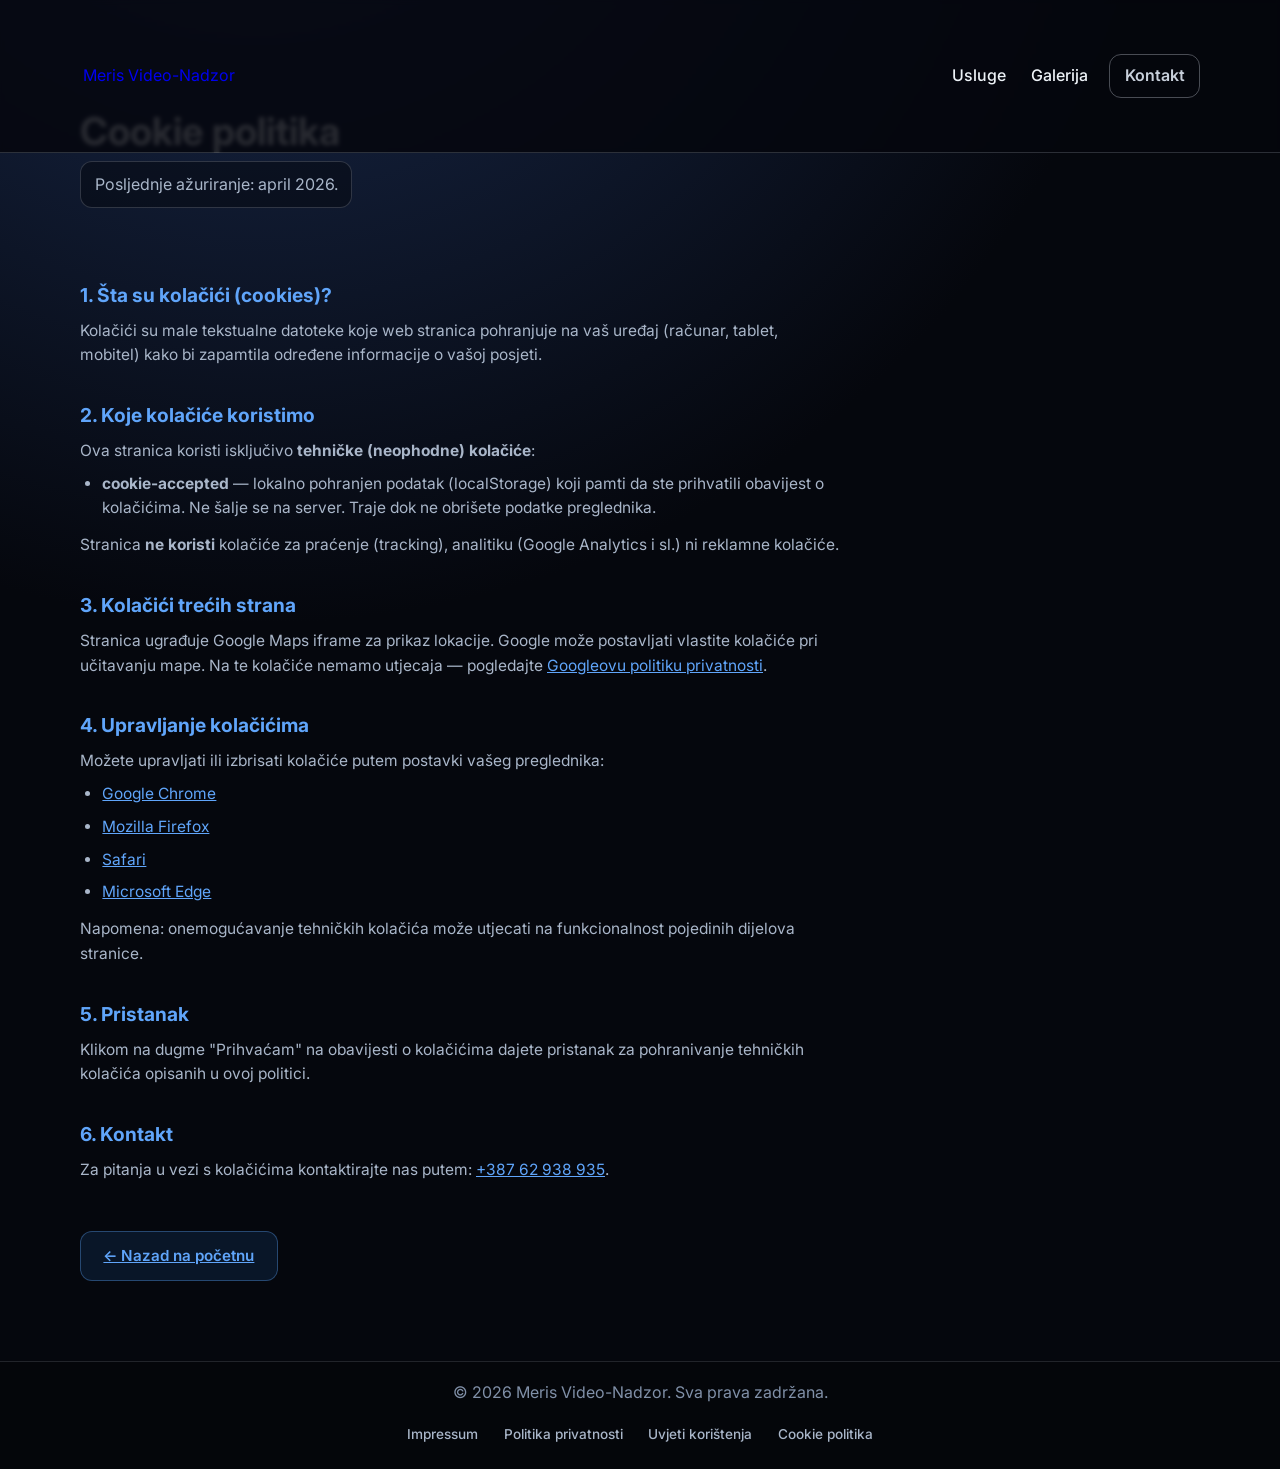
<file: meris/cookie-politika.html>
<!doctype html>
<html lang="bs">
  <head>
    <meta charset="UTF-8" />
    <meta name="viewport" content="width=device-width, initial-scale=1.0" />
    <title>Cookie politika | Meris Video-Nadzor</title>
    <link rel="preconnect" href="https://fonts.googleapis.com" />
    <link rel="preconnect" href="https://fonts.gstatic.com" crossorigin />
    <link
      href="https://fonts.googleapis.com/css2?family=Inter:wght@300;400;500;600;700;800&display=swap"
      rel="stylesheet"
    />
    <link rel="stylesheet" href="styles.css" />
  </head>
  <body>
    <header class="header scrolled">
      <div class="container nav">
        <a href="index.html" class="logo">Meris Video-Nadzor</a>
        <nav>
          <a href="index.html#usluge">Usluge</a>
          <a href="index.html#galerija">Galerija</a>
          <a href="index.html#kontakt" class="btn-outline">Kontakt</a>
        </nav>
      </div>
    </header>

    <main class="legal-page">
      <div class="container">
        <div class="legal-content">
          <h1>Cookie politika</h1>
          <p class="lead">Posljednje ažuriranje: april 2026.</p>

          <h2>1. Šta su kolačići (cookies)?</h2>
          <p>
            Kolačići su male tekstualne datoteke koje web stranica pohranjuje na
            vaš uređaj (računar, tablet, mobitel) kako bi zapamtila određene
            informacije o vašoj posjeti.
          </p>

          <h2>2. Koje kolačiće koristimo</h2>
          <p>
            Ova stranica koristi isključivo
            <strong>tehničke (neophodne) kolačiće</strong>:
          </p>
          <ul>
            <li>
              <strong>cookie-accepted</strong> — lokalno pohranjen podatak
              (localStorage) koji pamti da ste prihvatili obavijest o
              kolačićima. Ne šalje se na server. Traje dok ne obrišete podatke
              preglednika.
            </li>
          </ul>
          <p>
            Stranica <strong>ne koristi</strong> kolačiće za praćenje
            (tracking), analitiku (Google Analytics i sl.) ni reklamne kolačiće.
          </p>

          <h2>3. Kolačići trećih strana</h2>
          <p>
            Stranica ugrađuje Google Maps iframe za prikaz lokacije. Google može
            postavljati vlastite kolačiće pri učitavanju mape. Na te kolačiće
            nemamo utjecaja — pogledajte
            <a
              href="https://policies.google.com/privacy"
              target="_blank"
              rel="noopener noreferrer"
              >Googleovu politiku privatnosti</a
            >.
          </p>

          <h2>4. Upravljanje kolačićima</h2>
          <p>
            Možete upravljati ili izbrisati kolačiće putem postavki vašeg
            preglednika:
          </p>
          <ul>
            <li>
              <a
                href="https://support.google.com/chrome/answer/95647"
                target="_blank"
                rel="noopener noreferrer"
                >Google Chrome</a
              >
            </li>
            <li>
              <a
                href="https://support.mozilla.org/kb/enhanced-tracking-protection-firefox-desktop"
                target="_blank"
                rel="noopener noreferrer"
                >Mozilla Firefox</a
              >
            </li>
            <li>
              <a
                href="https://support.apple.com/guide/safari/manage-cookies-sfri11471"
                target="_blank"
                rel="noopener noreferrer"
                >Safari</a
              >
            </li>
            <li>
              <a
                href="https://support.microsoft.com/topic/delete-and-manage-cookies-168dab11-0753-043d-7c16-ede5947fc64d"
                target="_blank"
                rel="noopener noreferrer"
                >Microsoft Edge</a
              >
            </li>
          </ul>
          <p>
            Napomena: onemogućavanje tehničkih kolačića može utjecati na
            funkcionalnost pojedinih dijelova stranice.
          </p>

          <h2>5. Pristanak</h2>
          <p>
            Klikom na dugme "Prihvaćam" na obavijesti o kolačićima dajete
            pristanak za pohranivanje tehničkih kolačića opisanih u ovoj
            politici.
          </p>

          <h2>6. Kontakt</h2>
          <p>
            Za pitanja u vezi s kolačićima kontaktirajte nas putem:
            <a href="https://wa.me/38762938935">+387 62 938 935</a>.
          </p>
          <a href="index.html" class="legal-back">&#8592; Nazad na početnu</a>
        </div>
      </div>
    </main>

    <footer class="footer">
      <div class="container footer-inner">
        <p class="footer-copy">
          &copy; 2026 Meris Video-Nadzor. Sva prava zadržana.
        </p>
        <nav class="footer-legal" aria-label="Pravne stranice">
          <a href="impressum.html">Impressum</a>
          <a href="politika-privatnosti.html">Politika privatnosti</a>
          <a href="uvjeti-koristenja.html">Uvjeti korištenja</a>
          <a href="cookie-politika.html">Cookie politika</a>
        </nav>
      </div>
    </footer>
  </body>
</html>
</file>
<file: hausmeister/style.css>
/* ================================================================
   LUXURY CSS — Hausmeisterservice Markus Weber
   Premium Design System
================================================================ */

:root {
  --gold: #c9a84c;
  --gold-light: #e8d48b;
  --gold-dark: #8b6914;
  --gold-glow: rgba(201, 168, 76, 0.3);
  --gold-glow-hv: rgba(201, 168, 76, 0.55);
  --black: #08080d;
  --black-mid: #0e0e18;
  --black-surface: #131320;
  --black-card: #191925;
  --text-primary: #f0ede8;
  --text-secondary: #9e9c97;
  --text-dim: #5a5856;
  --border-gold: rgba(201, 168, 76, 0.28);
  --border-gold-hv: rgba(201, 168, 76, 0.65);
  --gradient-gold: linear-gradient(
    135deg,
    #b8972b 0%,
    #e8d48b 50%,
    #b8972b 100%
  );
  --shadow-deep: 0 24px 60px rgba(0, 0, 0, 0.65);
  --radius: 14px;
  --font-disp: "Playfair Display", Georgia, serif;
  --font-eleg: "Cormorant Garamond", Georgia, serif;
  --font-body: "Inter", system-ui, sans-serif;
}

/* ================================================================
   RESET & BASE
================================================================ */
*,
*::before,
*::after {
  box-sizing: border-box;
  margin: 0;
  padding: 0;
}
html {
  scroll-behavior: smooth;
}
body {
  font-family: var(--font-body);
  background: var(--black);
  color: var(--text-primary);
  overflow-x: hidden;
  line-height: 1.65;
}
img {
  display: block;
  max-width: 100%;
}
a {
  text-decoration: none;
}

/* ================================================================
   PARTICLE CANVAS
================================================================ */
#particles-canvas {
  position: fixed;
  inset: 0;
  z-index: 0;
  pointer-events: none;
  opacity: 0.5;
}

/* ================================================================
   NAVBAR
================================================================ */
.navbar {
  position: fixed;
  top: 0;
  left: 0;
  right: 0;
  z-index: 1000;
  padding: 1.1rem 0;
  background: linear-gradient(
    180deg,
    rgba(8, 8, 13, 0.97) 0%,
    rgba(8, 8, 13, 0.88) 100%
  );
  backdrop-filter: blur(24px);
  -webkit-backdrop-filter: blur(24px);
  border-bottom: 1px solid var(--border-gold);
  transition:
    padding 0.35s ease,
    box-shadow 0.35s ease;
}
.navbar.scrolled {
  padding: 0.65rem 0;
  box-shadow: 0 6px 36px rgba(0, 0, 0, 0.55);
}
.navbar-brand {
  display: flex;
  align-items: center;
  gap: 14px;
  text-decoration: none;
  flex-shrink: 0;
}
.brand-line {
  width: 3px;
  height: 44px;
  background: var(--gradient-gold);
  border-radius: 2px;
  flex-shrink: 0;
}
.brand-text {
  font-family: var(--font-disp);
  font-size: 0.98rem;
  font-weight: 600;
  color: var(--text-primary);
  line-height: 1.35;
  letter-spacing: 0.01em;
}
.brand-text em {
  font-style: italic;
  background: var(--gradient-gold);
  -webkit-background-clip: text;
  -webkit-text-fill-color: transparent;
  background-clip: text;
}
.nav-link {
  font-family: var(--font-body);
  font-size: 0.78rem !important;
  font-weight: 500;
  letter-spacing: 0.14em;
  text-transform: uppercase;
  color: var(--text-secondary) !important;
  padding: 0.45rem 1rem !important;
  position: relative;
  transition: color 0.3s;
}
.nav-link::after {
  content: "";
  position: absolute;
  bottom: 0;
  left: 1rem;
  right: 1rem;
  height: 1px;
  background: var(--gradient-gold);
  transform: scaleX(0);
  transition: transform 0.3s ease;
}
.nav-link:hover {
  color: var(--gold) !important;
}
.nav-link:hover::after {
  transform: scaleX(1);
}

/* Hamburger */
.navbar-toggler {
  border: 1px solid var(--border-gold);
  border-radius: 6px;
  padding: 8px 10px;
  background: transparent;
  display: flex;
  flex-direction: column;
  gap: 5px;
}
.navbar-toggler:focus {
  box-shadow: none;
  outline: none;
}
.toggler-line {
  display: block;
  width: 22px;
  height: 2px;
  background: var(--gold);
  border-radius: 2px;
  transition: all 0.3s;
}
.navbar-collapse {
  background: rgba(8, 8, 13, 0.98);
}
@media (max-width: 991px) {
  .navbar-collapse {
    border-top: 1px solid var(--border-gold);
    padding: 12px 0;
  }
}

/* ================================================================
   HERO
================================================================ */
.hero {
  position: relative;
  min-height: 100vh;
  display: flex;
  align-items: center;
  justify-content: center;
  text-align: center;
  overflow: hidden;
  background:
    linear-gradient(
      160deg,
      rgba(8, 8, 13, 0.93) 0%,
      rgba(12, 16, 34, 0.86) 50%,
      rgba(8, 14, 12, 0.92) 100%
    ),
    url("sunshine.avif") no-repeat center center / cover;
  background-attachment: fixed;
}
.hero-bg-layer {
  position: absolute;
  inset: 0;
  background:
    radial-gradient(
      ellipse 80% 60% at 20% 60%,
      rgba(201, 168, 76, 0.07) 0%,
      transparent 60%
    ),
    radial-gradient(
      ellipse 60% 50% at 80% 30%,
      rgba(15, 76, 58, 0.06) 0%,
      transparent 55%
    );
  animation: heroBgShift 14s ease-in-out infinite alternate;
}
@keyframes heroBgShift {
  from {
    opacity: 0.6;
    transform: scale(1);
  }
  to {
    opacity: 1;
    transform: scale(1.04);
  }
}
.hero-glow-orb {
  position: absolute;
  width: 500px;
  height: 500px;
  border-radius: 50%;
  filter: blur(100px);
  opacity: 0.12;
  animation: orbFloat 10s ease-in-out infinite;
}
.hero-glow-orb--left {
  background: radial-gradient(circle, #c9a84c, transparent);
  left: -120px;
  top: 15%;
}
.hero-glow-orb--right {
  background: radial-gradient(circle, #0f4c3a, transparent);
  right: -120px;
  bottom: 15%;
  animation-delay: -5s;
}
@keyframes orbFloat {
  0%,
  100% {
    transform: translateY(0) scale(1);
  }
  50% {
    transform: translateY(30px) scale(1.08);
  }
}
.hero-noise {
  position: absolute;
  inset: 0;
  background-image: url("data:image/svg+xml,%3Csvg viewBox='0 0 256 256' xmlns='http://www.w3.org/2000/svg'%3E%3Cfilter id='n'%3E%3CfeTurbulence type='fractalNoise' baseFrequency='0.85' numOctaves='4' stitchTiles='stitch'/%3E%3C/filter%3E%3Crect width='100%25' height='100%25' filter='url(%23n)' opacity='0.045'/%3E%3C/svg%3E");
  opacity: 0.6;
  pointer-events: none;
}
.hero-content {
  position: relative;
  z-index: 2;
  padding: 160px 20px 110px;
}
.hero-badge {
  display: inline-block;
  font-size: 0.72rem;
  letter-spacing: 0.28em;
  text-transform: uppercase;
  color: var(--gold);
  border: 1px solid var(--border-gold);
  padding: 8px 26px;
  border-radius: 40px;
  margin-bottom: 2.4rem;
  background: rgba(201, 168, 76, 0.07);
  backdrop-filter: blur(12px);
  animation: fadeInDown 1s ease 0.2s both;
}
.hero-title {
  font-family: var(--font-disp);
  font-size: clamp(3rem, 7.5vw, 7rem);
  font-weight: 800;
  line-height: 1.06;
  color: var(--text-primary);
  margin-bottom: 2rem;
  letter-spacing: -0.025em;
  animation: fadeInUp 1s ease 0.4s both;
}
.gold-text {
  background: var(--gradient-gold);
  -webkit-background-clip: text;
  -webkit-text-fill-color: transparent;
  background-clip: text;
}
.hero-subtitle {
  font-family: var(--font-eleg);
  font-size: clamp(1.05rem, 2.5vw, 1.45rem);
  color: var(--text-secondary);
  margin-bottom: 3rem;
  font-weight: 300;
  line-height: 1.75;
  animation: fadeInUp 1s ease 0.6s both;
}
.hero-cta {
  display: flex;
  gap: 20px;
  justify-content: center;
  flex-wrap: wrap;
  animation: fadeInUp 1s ease 0.8s both;
}
.hero-scroll-indicator {
  position: absolute;
  bottom: 36px;
  left: 50%;
  transform: translateX(-50%);
  z-index: 2;
  animation: fadeIn 1s ease 1.6s both;
}
.hero-scroll-indicator span {
  display: block;
  width: 1px;
  height: 56px;
  background: linear-gradient(180deg, var(--gold) 0%, transparent 100%);
  margin: 0 auto;
  animation: scrollPulse 2.2s ease-in-out infinite;
}
@keyframes scrollPulse {
  0%,
  100% {
    opacity: 0.25;
    transform: scaleY(1);
  }
  50% {
    opacity: 1;
    transform: scaleY(1.2);
  }
}

/* ================================================================
   BUTTONS
================================================================ */
.btn-luxury {
  display: inline-block;
  padding: 15px 42px;
  background: var(--gradient-gold);
  color: #0a0805 !important;
  font-family: var(--font-body);
  font-size: 0.78rem;
  font-weight: 700;
  letter-spacing: 0.16em;
  text-transform: uppercase;
  border-radius: 4px;
  border: none;
  cursor: pointer;
  position: relative;
  overflow: hidden;
  transition:
    transform 0.3s ease,
    box-shadow 0.3s ease;
  box-shadow: 0 4px 22px rgba(201, 168, 76, 0.32);
}
.btn-luxury::before {
  content: "";
  position: absolute;
  inset: 0;
  background: linear-gradient(
    135deg,
    rgba(255, 255, 255, 0.22),
    transparent 60%
  );
  opacity: 0;
  transition: opacity 0.3s;
}
.btn-luxury:hover {
  transform: translateY(-3px);
  box-shadow: 0 10px 36px rgba(201, 168, 76, 0.55);
}
.btn-luxury:hover::before {
  opacity: 1;
}

.btn-luxury-ghost {
  display: inline-block;
  padding: 15px 42px;
  background: transparent;
  color: var(--gold) !important;
  font-family: var(--font-body);
  font-size: 0.78rem;
  font-weight: 600;
  letter-spacing: 0.16em;
  text-transform: uppercase;
  border-radius: 4px;
  border: 1px solid var(--border-gold);
  cursor: pointer;
  transition: all 0.3s ease;
  backdrop-filter: blur(10px);
}
.btn-luxury-ghost:hover {
  background: rgba(201, 168, 76, 0.1);
  border-color: var(--gold);
  box-shadow: 0 0 24px var(--gold-glow);
  transform: translateY(-3px);
  color: var(--gold) !important;
}

/* ================================================================
   SECTION LAYOUT
================================================================ */
.section {
  position: relative;
  z-index: 1;
  padding: 110px 0;
}
.luxury-section {
  background: var(--black-mid);
}
.dark-section {
  background: var(--black);
}

.section-header {
  text-align: center;
  margin-bottom: 72px;
}
.section-label {
  display: inline-block;
  font-size: 0.7rem;
  letter-spacing: 0.32em;
  text-transform: uppercase;
  color: var(--gold);
  margin-bottom: 14px;
  font-weight: 500;
}
.section-title {
  font-family: var(--font-disp);
  font-size: clamp(2.2rem, 4.5vw, 3.8rem);
  font-weight: 700;
  color: var(--text-primary);
  letter-spacing: -0.025em;
  margin-bottom: 26px;
  text-decoration: none !important;
  margin-top: 0 !important;
  line-height: 1.1;
}
/* override Bootstrap h2 in container */
.container h2 {
  font-family: var(--font-disp);
  font-size: clamp(2.2rem, 4.5vw, 3.8rem);
  font-weight: 700;
  color: var(--text-primary);
  margin-top: 0;
  text-decoration: none;
}
.gold-divider {
  width: 56px;
  height: 2px;
  background: var(--gradient-gold);
  margin: 0 auto;
  border-radius: 2px;
  box-shadow: 0 0 16px var(--gold-glow);
}

/* ================================================================
   WINTER STATEMENT
================================================================ */
.winter-statement {
  position: relative;
  z-index: 1;
  background: var(--black-surface);
  padding: 64px 0;
  border-top: 1px solid var(--border-gold);
  border-bottom: 1px solid var(--border-gold);
}
.statement-inner {
  display: flex;
  align-items: center;
  gap: 44px;
  max-width: 900px;
  margin: 0 auto;
  padding: 0 20px;
}
.statement-line {
  width: 70px;
  height: 1px;
  background: var(--gradient-gold);
  flex-shrink: 0;
}
.statement-inner p {
  font-family: var(--font-eleg);
  font-size: clamp(1rem, 2vw, 1.3rem);
  font-style: italic;
  color: var(--text-secondary);
  line-height: 1.85;
  text-align: center;
}

/* ================================================================
   SERVICE CARDS
================================================================ */
.luxury-card {
  position: relative;
  background: var(--black-card);
  border: 1px solid var(--border-gold);
  border-radius: var(--radius);
  overflow: hidden;
  height: 100%;
  transition:
    transform 0.45s cubic-bezier(0.25, 0.8, 0.25, 1),
    border-color 0.35s,
    box-shadow 0.45s;
  cursor: pointer;
  opacity: 0;
  transform: translateY(36px);
  will-change: transform;
}
.luxury-card.visible {
  opacity: 1;
  transform: translateY(0);
}
.luxury-card:hover {
  transform: translateY(-10px) perspective(800px) rotateX(2deg);
  border-color: var(--border-gold-hv);
  box-shadow:
    0 24px 60px rgba(0, 0, 0, 0.55),
    0 0 34px var(--gold-glow);
}
.card-glow {
  position: absolute;
  top: -60%;
  left: -50%;
  width: 200%;
  height: 200%;
  background: radial-gradient(
    ellipse at center,
    var(--gold-glow) 0%,
    transparent 70%
  );
  opacity: 0;
  transition: opacity 0.5s;
  pointer-events: none;
  z-index: 0;
}
.luxury-card:hover .card-glow {
  opacity: 1;
}
.card-img-wrap {
  position: relative;
  height: 200px;
  overflow: hidden;
}
.card-img-wrap img {
  width: 100%;
  height: 100%;
  object-fit: cover;
  transition: transform 0.7s ease;
}
.luxury-card:hover .card-img-wrap img {
  transform: scale(1.1);
}
.card-img-fade {
  position: absolute;
  inset: 0;
  background: linear-gradient(0deg, var(--black-card) 0%, transparent 55%);
}
.card-content {
  position: relative;
  z-index: 1;
  padding: 26px 24px 28px;
  text-align: center;
}
.card-icon {
  font-size: 2.4rem;
  margin-bottom: 14px;
  display: block;
}
.card-content h5 {
  font-family: var(--font-disp);
  font-size: 1.12rem;
  font-weight: 600;
  color: var(--text-primary);
  margin-bottom: 10px;
}
.card-content p {
  font-size: 0.88rem;
  color: var(--text-secondary);
  line-height: 1.65;
  margin-bottom: 22px;
}
.card-btn {
  display: inline-block;
  padding: 9px 30px;
  background: transparent;
  color: var(--gold);
  font-size: 0.74rem;
  font-weight: 600;
  letter-spacing: 0.16em;
  text-transform: uppercase;
  border: 1px solid var(--border-gold);
  border-radius: 3px;
  cursor: pointer;
  transition: all 0.3s ease;
}
.card-btn:hover {
  background: var(--gold);
  color: var(--black);
  box-shadow: 0 0 22px var(--gold-glow);
  border-color: var(--gold);
}

/* ================================================================
   WHY US CARDS
================================================================ */
.why-card {
  position: relative;
  background: var(--black-card);
  border: 1px solid var(--border-gold);
  border-radius: var(--radius);
  padding: 44px 32px;
  text-align: center;
  height: 100%;
  overflow: hidden;
  transition:
    transform 0.4s ease,
    border-color 0.35s,
    box-shadow 0.4s;
}
.why-card::after {
  content: "";
  position: absolute;
  bottom: 0;
  left: 0;
  right: 0;
  height: 2px;
  background: var(--gradient-gold);
  transform: scaleX(0);
  transition: transform 0.4s ease;
}
.why-card:hover::after {
  transform: scaleX(1);
}
.why-card:hover {
  border-color: var(--border-gold-hv);
  box-shadow:
    0 18px 48px rgba(0, 0, 0, 0.45),
    0 0 24px var(--gold-glow);
  transform: translateY(-8px);
}
.why-number {
  font-family: var(--font-disp);
  font-size: 4.5rem;
  font-weight: 700;
  color: var(--border-gold);
  line-height: 1;
  margin-bottom: 16px;
  opacity: 0.45;
}
.why-icon {
  font-size: 2.4rem;
  margin-bottom: 20px;
}
.why-card h5 {
  font-family: var(--font-disp);
  font-size: 1.18rem;
  font-weight: 600;
  color: var(--text-primary);
  margin-bottom: 13px;
}
.why-card p {
  font-size: 0.93rem;
  color: var(--text-secondary);
}

/* ================================================================
   GALLERY
================================================================ */
.gallery-grid {
  display: grid;
  grid-template-columns: repeat(3, 1fr);
  gap: 14px;
}
.gallery-item {
  position: relative;
  overflow: hidden;
  border-radius: var(--radius);
  aspect-ratio: 4/3;
  border: 1px solid var(--border-gold);
}
.gallery-item img {
  width: 100%;
  height: 100%;
  object-fit: cover;
  transition: transform 0.65s ease;
}
.gallery-overlay {
  position: absolute;
  inset: 0;
  background: linear-gradient(0deg, rgba(8, 8, 13, 0.82) 0%, transparent 55%);
  display: flex;
  align-items: flex-end;
  padding: 20px;
  opacity: 0;
  transition: opacity 0.4s ease;
}
.gallery-overlay span {
  font-family: var(--font-disp);
  font-size: 1rem;
  color: var(--gold);
  letter-spacing: 0.05em;
}
.gallery-item:hover img {
  transform: scale(1.1);
}
.gallery-item:hover .gallery-overlay {
  opacity: 1;
}
.gallery-item:hover {
  border-color: var(--border-gold-hv);
}

/* ================================================================
   ABOUT
================================================================ */
.about-section {
  background: var(--black-mid);
  position: relative;
  overflow: hidden;
}
.about-parallax-bg {
  position: absolute;
  inset: 0;
  background: url("meister.webp") no-repeat center center / cover;
  background-attachment: fixed;
  opacity: 0.055;
}
.about-grid {
  display: grid;
  grid-template-columns: 1fr 1fr;
  gap: 70px;
  align-items: center;
}
.about-image-wrap {
  position: relative;
}
.about-image-wrap img {
  width: 100%;
  border-radius: var(--radius);
  border: 1px solid var(--border-gold);
}
.about-img-accent {
  position: absolute;
  top: 22px;
  left: 22px;
  right: -22px;
  bottom: -22px;
  border: 1px solid var(--border-gold);
  border-radius: var(--radius);
  z-index: -1;
}
.about-text-wrap p {
  font-family: var(--font-eleg);
  font-size: 1.28rem;
  color: var(--text-secondary);
  line-height: 2.1;
  margin-bottom: 32px;
}
.about-text-wrap p:first-child {
  font-size: 1.44rem;
  color: var(--text-primary);
  font-weight: 400;
}

/* ================================================================
   STATS
================================================================ */
.stats-section {
  background: var(--black);
  position: relative;
  overflow: hidden;
}
.stats-parallax-bg {
  position: absolute;
  inset: 0;
  background: url("meister.webp") no-repeat center center / cover;
  background-attachment: fixed;
  opacity: 0.07;
}
.stats-grid {
  display: grid;
  grid-template-columns: repeat(3, 1fr);
  gap: 2px;
  background: var(--border-gold);
  border: 1px solid var(--border-gold);
  border-radius: var(--radius);
  overflow: hidden;
  position: relative;
  z-index: 1;
}
.stat-item {
  background: var(--black-card);
  padding: 52px 28px;
  text-align: center;
  transition: background 0.3s;
}
.stat-item:hover {
  background: var(--black-surface);
}
.stats-number {
  font-family: var(--font-disp);
  font-size: clamp(2.4rem, 4vw, 4rem);
  font-weight: 700;
  background: var(--gradient-gold);
  -webkit-background-clip: text;
  -webkit-text-fill-color: transparent;
  background-clip: text;
  margin-bottom: 12px;
  display: block;
  line-height: 1.1;
  min-height: unset;
}
.stats-label {
  font-size: 0.8rem;
  color: var(--text-secondary);
  letter-spacing: 0.1em;
  text-transform: uppercase;
  font-weight: 500;
}

/* ================================================================
   TESTIMONIALS
================================================================ */
.testimonial-luxury {
  background: var(--black-card);
  border: 1px solid var(--border-gold);
  border-radius: var(--radius);
  padding: 38px 32px;
  height: 100%;
  display: flex;
  flex-direction: column;
  position: relative;
  overflow: hidden;
  transition:
    transform 0.4s ease,
    border-color 0.35s,
    box-shadow 0.4s;
}
.testimonial-luxury::before {
  content: "";
  position: absolute;
  top: 0;
  left: 0;
  right: 0;
  height: 2px;
  background: var(--gradient-gold);
}
.testimonial-luxury:hover {
  border-color: var(--border-gold-hv);
  box-shadow:
    0 18px 48px rgba(0, 0, 0, 0.45),
    0 0 24px var(--gold-glow);
  transform: translateY(-6px);
}
.testimonial-quote {
  font-family: var(--font-disp);
  font-size: 5.5rem;
  line-height: 1;
  color: var(--gold);
  opacity: 0.28;
  margin-bottom: -22px;
}
.testimonial-luxury p {
  font-family: var(--font-eleg);
  font-size: 1.04rem;
  font-style: italic;
  color: var(--text-secondary);
  line-height: 1.85;
  flex: 1;
  margin-bottom: 26px;
}
.testimonial-footer {
  display: flex;
  align-items: center;
  gap: 16px;
  border-top: 1px solid var(--border-gold);
  padding-top: 20px;
}
.testimonial-avatar {
  width: 52px;
  height: 52px;
  border-radius: 50%;
  object-fit: cover;
  border: 2px solid var(--border-gold);
  flex-shrink: 0;
}
.testimonial-footer strong {
  display: block;
  font-family: var(--font-disp);
  font-size: 1rem;
  color: var(--text-primary);
  margin-bottom: 4px;
}
.testimonial-footer span {
  font-size: 0.72rem;
  color: var(--gold);
  letter-spacing: 0.12em;
  text-transform: uppercase;
}

/* ================================================================
   CONTACT
================================================================ */
.contact-grid {
  display: grid;
  grid-template-columns: 1fr 1fr;
  gap: 60px;
  align-items: start;
}
.luxury-form {
  display: flex;
  flex-direction: column;
  gap: 26px;
}
.form-group-lux {
  display: flex;
  flex-direction: column;
  gap: 8px;
}
.form-group-lux label {
  font-size: 0.72rem;
  letter-spacing: 0.2em;
  text-transform: uppercase;
  color: var(--gold);
  font-weight: 600;
}
.lux-input {
  background: var(--black-card);
  border: 1px solid var(--border-gold);
  border-radius: 6px;
  color: var(--text-primary);
  padding: 14px 18px;
  font-family: var(--font-body);
  font-size: 0.95rem;
  width: 100%;
  outline: none;
  resize: none;
  transition:
    border-color 0.3s,
    box-shadow 0.3s,
    background 0.3s;
}
.lux-input::placeholder {
  color: var(--text-dim);
}
.lux-input:focus {
  border-color: var(--gold);
  box-shadow: 0 0 0 3px var(--gold-glow);
  background: var(--black-surface);
}
.contact-info-luxury {
  background: var(--black-card);
  border: 1px solid var(--border-gold);
  border-radius: var(--radius);
  padding: 42px 36px;
  position: relative;
  overflow: hidden;
}
.contact-info-luxury::before {
  content: "";
  position: absolute;
  top: 0;
  left: 0;
  right: 0;
  height: 2px;
  background: var(--gradient-gold);
}
.contact-info-luxury h3 {
  font-family: var(--font-disp);
  font-size: 1.9rem;
  color: var(--text-primary);
  margin-bottom: 36px;
  text-align: center;
}
.contact-item-lux {
  display: flex;
  gap: 18px;
  align-items: flex-start;
  padding-bottom: 26px;
  margin-bottom: 26px;
  border-bottom: 1px solid var(--border-gold);
}
.contact-item-lux:last-child {
  border-bottom: none;
  margin-bottom: 0;
  padding-bottom: 0;
}
.contact-icon-lux {
  font-size: 1.5rem;
  min-width: 36px;
}
.contact-label-lux {
  font-size: 0.7rem;
  letter-spacing: 0.2em;
  text-transform: uppercase;
  color: var(--gold);
  margin-bottom: 6px;
  font-weight: 600;
}
.contact-value-lux {
  font-size: 1rem;
  color: var(--text-primary);
}

/* ================================================================
   FAQ
================================================================ */
.luxury-accordion .luxury-item {
  background: transparent;
  border: 1px solid var(--border-gold) !important;
  border-radius: var(--radius) !important;
  margin-bottom: 12px;
  overflow: hidden;
}
.lux-btn {
  background: var(--black-card) !important;
  color: var(--text-primary) !important;
  font-family: var(--font-disp);
  font-size: 1rem;
  font-weight: 500;
  border: none !important;
  box-shadow: none !important;
  padding: 20px 26px;
  transition:
    color 0.3s,
    background 0.3s;
}
.lux-btn:not(.collapsed) {
  background: var(--black-surface) !important;
  color: var(--gold) !important;
}
.lux-btn:focus {
  box-shadow: none !important;
  outline: none;
}
.lux-btn::after {
  filter: invert(1) sepia(1) saturate(3) hue-rotate(5deg) brightness(0.85);
}
.lux-body {
  background: var(--black-surface) !important;
  color: var(--text-secondary) !important;
  font-size: 0.98rem;
  line-height: 1.75;
  border: none;
  padding: 20px 26px;
}

/* ================================================================
   CTA SECTION
================================================================ */
.cta-luxury {
  position: relative;
  padding: 130px 0;
  text-align: center;
  overflow: hidden;
  background: var(--black-mid);
  border-top: 1px solid var(--border-gold);
  border-bottom: 1px solid var(--border-gold);
}
.cta-bg-glow {
  position: absolute;
  inset: 0;
  background: radial-gradient(
    ellipse 70% 60% at 50% 50%,
    rgba(201, 168, 76, 0.1) 0%,
    transparent 70%
  );
  animation: ctaPulse 5s ease-in-out infinite;
}
@keyframes ctaPulse {
  0%,
  100% {
    opacity: 0.5;
    transform: scale(1);
  }
  50% {
    opacity: 1;
    transform: scale(1.12);
  }
}
.cta-inner {
  position: relative;
  z-index: 1;
}
.cta-inner h2 {
  font-family: var(--font-disp);
  font-size: clamp(1.8rem, 4vw, 3.2rem);
  font-weight: 700;
  color: var(--text-primary);
  margin: 16px 0 20px;
  text-decoration: none;
}
.cta-inner p {
  font-family: var(--font-eleg);
  font-size: 1.2rem;
  color: var(--text-secondary);
  margin-bottom: 44px;
}
.cta-buttons-lux {
  display: flex;
  gap: 22px;
  justify-content: center;
  flex-wrap: wrap;
}

/* ================================================================
   MODAL
================================================================ */
.luxury-modal {
  background: var(--black-card) !important;
  border: 1px solid var(--border-gold) !important;
  border-radius: var(--radius) !important;
  color: var(--text-primary);
}
.luxury-modal .modal-header {
  border-bottom: 1px solid var(--border-gold);
  padding: 22px 26px;
}
.luxury-modal .modal-title {
  font-family: var(--font-disp);
  font-size: 1.45rem;
  color: var(--gold);
}
.luxury-modal .modal-body {
  padding: 26px;
  color: var(--text-secondary);
  font-size: 0.98rem;
  line-height: 1.75;
}
.luxury-modal .modal-body h5 {
  font-family: var(--font-disp);
  color: var(--text-primary);
  margin: 18px 0 10px;
  font-size: 1.08rem;
}
.luxury-modal .modal-body ul {
  padding-left: 20px;
}
.luxury-modal .modal-body li {
  margin-bottom: 7px;
}
.luxury-modal .modal-footer {
  border-top: 1px solid var(--border-gold);
  padding: 16px 26px;
}

/* ================================================================
   FOOTER
================================================================ */
.luxury-footer {
  background: var(--black);
  padding: 0 0 30px;
  position: relative;
  z-index: 1;
}
.footer-gold-line {
  height: 2px;
  background: var(--gradient-gold);
  box-shadow: 0 0 22px var(--gold-glow);
  margin-bottom: 72px;
}
.footer-grid {
  display: grid;
  grid-template-columns: repeat(3, 1fr);
  gap: 52px;
  margin-bottom: 52px;
}
.footer-col h5 {
  font-family: var(--font-disp);
  font-size: 1.05rem;
  font-weight: 600;
  color: var(--text-primary);
  margin-bottom: 20px;
  line-height: 1.45;
}
.footer-col h5 em {
  font-style: italic;
  background: var(--gradient-gold);
  -webkit-background-clip: text;
  -webkit-text-fill-color: transparent;
  background-clip: text;
}
.footer-col p {
  font-size: 0.88rem;
  color: var(--text-secondary);
  line-height: 2.1;
}
.social-links-lux {
  display: flex;
  gap: 12px;
  margin-top: 8px;
}
.social-icon-lux {
  display: inline-flex;
  align-items: center;
  justify-content: center;
  width: 40px;
  height: 40px;
  border: 1px solid var(--border-gold);
  border-radius: 50%;
  color: var(--text-secondary);
  font-weight: 700;
  font-size: 0.9rem;
  transition: all 0.3s ease;
}
.social-icon-lux:hover {
  background: var(--gold);
  border-color: var(--gold);
  color: var(--black);
  box-shadow: 0 0 18px var(--gold-glow);
  transform: translateY(-3px);
}
.footer-bottom {
  text-align: center;
  border-top: 1px solid var(--border-gold);
  padding-top: 28px;
  font-size: 0.78rem;
  color: var(--text-dim);
  letter-spacing: 0.06em;
}
.footer-credit {
  margin-top: 11px;
  font-size: 0.75rem;
  color: var(--text-dim);
  letter-spacing: 0.1em;
  text-transform: uppercase;
}
.footer-credit-link {
  background: var(--gradient-gold);
  -webkit-background-clip: text;
  -webkit-text-fill-color: transparent;
  background-clip: text;
  font-weight: 700;
  text-decoration: none;
  transition: opacity 0.3s ease;
  letter-spacing: 0.12em;
}
.footer-credit-link:hover {
  opacity: 0.7;
}

/* ================================================================
   BACK TO TOP
================================================================ */
.back-to-top-lux {
  position: fixed;
  bottom: 38px;
  right: 38px;
  width: 50px;
  height: 50px;
  background: var(--gradient-gold);
  color: var(--black);
  border: none;
  border-radius: 50%;
  cursor: pointer;
  font-size: 1.2rem;
  font-weight: 700;
  display: none;
  align-items: center;
  justify-content: center;
  z-index: 999;
  transition: all 0.3s ease;
  box-shadow: 0 4px 22px rgba(201, 168, 76, 0.42);
}
.back-to-top-lux.show {
  display: flex;
}
.back-to-top-lux:hover {
  transform: translateY(-5px);
  box-shadow: 0 10px 36px rgba(201, 168, 76, 0.65);
}

/* ================================================================
   SCROLL REVEAL
================================================================ */
.reveal-fade {
  opacity: 0;
  transform: translateY(44px);
  transition:
    opacity 0.85s ease,
    transform 0.85s cubic-bezier(0.22, 1, 0.36, 1);
}
.reveal-fade.is-visible {
  opacity: 1;
  transform: translateY(0);
}

/* ================================================================
   KEYFRAMES
================================================================ */
@keyframes fadeInDown {
  from {
    opacity: 0;
    transform: translateY(-22px);
  }
  to {
    opacity: 1;
    transform: translateY(0);
  }
}
@keyframes fadeInUp {
  from {
    opacity: 0;
    transform: translateY(32px);
  }
  to {
    opacity: 1;
    transform: translateY(0);
  }
}
@keyframes fadeIn {
  from {
    opacity: 0;
  }
  to {
    opacity: 1;
  }
}

/* ================================================================
   RESPONSIVE — TABLET
================================================================ */
@media (max-width: 1199px) {
  .about-grid {
    gap: 50px;
  }
  .contact-grid {
    gap: 44px;
  }
}
@media (max-width: 991px) {
  .gallery-grid {
    grid-template-columns: repeat(2, 1fr);
  }
  .about-grid {
    grid-template-columns: 1fr;
  }
  .contact-grid {
    grid-template-columns: 1fr;
  }
  .footer-grid {
    grid-template-columns: 1fr 1fr;
    gap: 36px;
  }
  .stats-grid {
    grid-template-columns: repeat(2, 1fr);
  }
  .statement-inner {
    flex-direction: column;
    gap: 22px;
  }
  .statement-line {
    width: 60px;
    height: 2px;
  }
  .about-img-accent {
    display: none;
  }
}

/* ================================================================
   RESPONSIVE — MOBILE
================================================================ */
@media (max-width: 767px) {
  .section {
    padding: 72px 0;
  }
  .hero-content {
    padding-top: 130px;
    padding-bottom: 90px;
  }
  .hero-cta {
    flex-direction: column;
    align-items: center;
  }
  .hero-cta .btn-luxury,
  .hero-cta .btn-luxury-ghost {
    width: 100%;
    max-width: 290px;
    text-align: center;
  }
  .cta-buttons-lux {
    flex-direction: column;
    align-items: center;
  }
  .cta-buttons-lux a {
    width: 100%;
    max-width: 290px;
    text-align: center;
  }
  .footer-grid {
    grid-template-columns: 1fr;
    gap: 28px;
  }
  .back-to-top-lux {
    bottom: 22px;
    right: 22px;
  }
}
@media (max-width: 575px) {
  .gallery-grid {
    grid-template-columns: 1fr;
  }
  .stats-grid {
    grid-template-columns: 1fr;
  }
  .stat-item {
    padding: 38px 22px;
  }
  .brand-text {
    font-size: 0.85rem;
  }
  .brand-line {
    height: 36px;
  }
  .contact-info-luxury {
    padding: 28px 22px;
  }
}
</file>
<file: Ironsight/style.css>
* {
  margin: 0;
  padding: 0;
  box-sizing: border-box;
  font-family: "Oswald", sans-serif;
}

html {
  scroll-behavior: smooth;
  scroll-padding-top: 90px;
}

body {
  background-color: #000;
  position: relative;
  overflow-x: hidden;
  color: white;
}

body::before {
  content: "";
  position: fixed;
  inset: 0;

  background: url("maskPaintbal.png") center center / cover no-repeat;

  pointer-events: none;
  z-index: -1;
  opacity: 0.9;
}

@media (max-width: 768px) {
  .main-nav {
    position: fixed;
    top: 0;
    left: 0;
    width: 100%;
    z-index: 10001;
  }

  .nav-logo {
    position: relative;
    z-index: 10002;
  }
}

.nav-logo {
  display: flex;
  align-items: center;
  justify-content: flex-start;
  height: 100%;
  padding-left: 15px;
  font-size: 1.6rem;
  font-weight: bold;
  letter-spacing: 2px;
  color: #7cff00;
}

.nav-logo span {
  color: #fff;
}

.main-nav {
  position: fixed;
  top: 0;
  left: 0;
  width: 100%;
  height: 70px;
  display: flex;
  align-items: center;
  justify-content: space-between;
  padding: 0 8%;
  z-index: 10000;
  background: linear-gradient(
    to bottom,
    rgba(0, 0, 0, 0.85),
    rgba(0, 0, 0, 0.2)
  );
  backdrop-filter: blur(6px);
  border-bottom: 1px solid rgba(124, 255, 0, 0.15);
}

.main-nav {
  opacity: 1;
  pointer-events: auto;
}

.nav-logo {
  font-size: 1.4rem;
  font-weight: bold;
  letter-spacing: 2px;
  color: #7cff00;
}

.nav-logo span {
  color: #fff;
}

.nav-links {
  list-style: none;
  display: flex;
  gap: 30px;
  z-index: 9999;
}

body.entry-active #navToggle {
  display: none !important;
}

.nav-links a {
  color: #7cff00;
  text-decoration: none;
  font-weight: 600;
  letter-spacing: 1px;
  position: relative;
  transition: color 0.3s ease;
}

.nav-links a::after {
  content: "";
  position: absolute;
  left: 0;
  bottom: -6px;
  width: 0;
  height: 2px;
  background: #7cff00;
  transition: width 0.3s ease;
}

.nav-links a:hover {
  color: #aaff00;
}

.nav-links a:hover::after {
  width: 100%;
}

.nav-toggle {
  display: none;
  flex-direction: column;
  gap: 5px;
  cursor: pointer;
  z-index: 10001;
}

.nav-toggle span {
  width: 26px;
  height: 3px;
  background: #7cff00;
}

@media (max-width: 768px) {
  .main-nav {
    padding: 0 20px;
  }

  .nav-links {
    position: fixed;
    top: 70px;
    left: 0;
    width: 100%;
    height: calc(100vh - 70px);
    background: rgba(0, 0, 0, 0.95);
    flex-direction: column;
    align-items: center;
    justify-content: center;
    gap: 35px;
    transform: translateY(-100%);
    transition: transform 0.4s ease;
  }

  .nav-links.active {
    transform: translateY(0);
  }

  .nav-toggle {
    display: flex;
  }
}

#entry-screen {
  width: 100%;
  height: 100vh;
  background: url("cover.jpg") center center / cover no-repeat;
}

#entry-screen {
  position: fixed;
  inset: 0;
  background: url("cover.jpg") center/cover no-repeat;
  display: flex;
  flex-direction: column;
  align-items: center;
  justify-content: center;
  text-align: center;
}

.overlay {
  position: absolute;
  inset: 0;
  background: rgba(0, 0, 0, 0.6);
  backdrop-filter: blur(0.1px);
}

.target {
  position: relative;
  width: 140px;
  height: 140px;
  margin-bottom: 30px;
  cursor: pointer;
}

.target span {
  position: absolute;
  border: 2px solid #7cff00;
  border-radius: 50%;
  animation: pulse 2s infinite;
}

.target svg {
  stroke: #7cff00;
  stroke-width: 2;
  fill: none;
  filter: drop-shadow(0 0 6px rgba(124, 255, 0, 0.4));
  animation: targetPulse 2s infinite ease-in-out;
  transition:
    transform 0.3s ease,
    stroke 0.3s ease;
}

.target:hover svg {
  transform: scale(1.1);
  stroke: #aaff00;
  filter: drop-shadow(0 0 12px rgba(170, 255, 0, 0.8));
}
body.entry-active {
  margin: 0;
  background: radial-gradient(circle at center, #0b0f14 0%, #05070a 70%);
  overflow: hidden;
}

.overlay {
  position: absolute;
  inset: 0;
  background: rgba(0, 0, 0, 0.6);
}

.target {
  position: relative;
  z-index: 5;
  cursor: pointer;
  animation: targetPulse 2.5s infinite ease-in-out;
}

.target svg {
  width: 160px;
  height: 160px;
}

.target svg circle,
.target svg line {
  stroke: rgba(255, 0, 0, 0.85);
  fill: none;
  vector-effect: non-scaling-stroke;
}

.target svg {
  filter: drop-shadow(0 0 6px rgba(255, 255, 255, 0.15))
    drop-shadow(0 0 14px rgba(255, 255, 255, 0.05));
}

.target:hover svg circle,
.target:hover svg line {
  stroke: rgba(255, 255, 255, 1);
}

@keyframes targetPulse {
  0% {
    transform: scale(1);
    opacity: 0.85;
  }
  50% {
    transform: scale(1.04);
    opacity: 1;
  }
  100% {
    transform: scale(1);
    opacity: 0.85;
  }
}

.flash {
  position: absolute;
  inset: 0;
  background: white;
  opacity: 0;
  pointer-events: none;
}

.target::after {
  content: "";
  position: absolute;
  bottom: -42px;
  left: 50%;
  transform: translateX(-50%);
  font-family: monospace;
  font-size: 14px;
  letter-spacing: 4px;
  color: rgba(255, 255, 255, 0.6);
}

.smoke {
  position: absolute;
  width: 30px;
  height: 30px;
  background: radial-gradient(
    circle,
    rgba(255, 255, 255, 0.7) 0%,
    rgba(255, 255, 255, 0.2) 40%,
    transparent 70%
  );
  border-radius: 50%;
  pointer-events: none;
  animation: smokeRise 2.5s ease-out forwards;
  filter: blur(3px);
}

@keyframes smokeRise {
  0% {
    transform: translate(0, 0) scale(0.6);
    opacity: 0.8;
  }
  100% {
    transform: translate(var(--x), var(--y)) scale(3);
    opacity: 0;
  }
}

@keyframes targetPulse {
  0% {
    transform: scale(1);
    opacity: 1;
  }
  50% {
    transform: scale(1.04);
    opacity: 0.7;
  }
  100% {
    transform: scale(1);
    opacity: 1;
  }
}

.target.hit svg {
  animation: hitZoom 0.4s forwards;
}

@keyframes hitZoom {
  0% {
    transform: scale(1);
  }
  60% {
    transform: scale(0.2);
    opacity: 1;
  }
  100% {
    transform: scale(0);
    opacity: 0;
  }
}

.flash {
  position: fixed;
  inset: 0;
  background: rgb(255, 253, 253);
  opacity: 0;
  pointer-events: none;
  z-index: 999;
}

.flash.active {
  animation: flashHit 0.25s ease-out;
}

@keyframes flashHit {
  0% {
    opacity: 0;
  }
  30% {
    opacity: 0.8;
  }
  100% {
    opacity: 0;
  }
}

.shake {
  animation: screenShake 0.3s;
}

@keyframes screenShake {
  0% {
    transform: translate(0);
  }
  25% {
    transform: translate(-6px, 4px);
  }
  50% {
    transform: translate(6px, -4px);
  }
  75% {
    transform: translate(-4px, 2px);
  }
  100% {
    transform: translate(0);
  }
}

#entry-screen.exit {
  animation: exitFade 0.6s ease forwards;
}

@keyframes exitFade {
  to {
    opacity: 0;
    transform: scale(1.1);
  }
}

.outer {
  width: 100%;
  height: 100%;
}

.inner {
  width: 60%;
  height: 60%;
  top: 20%;
  left: 20%;
}

.cross::before,
.cross::after {
  content: "";
  position: absolute;
  background: #7cff00;
}

.cross::before {
  width: 2px;
  height: 100%;
  left: 50%;
  top: 0;
  transform: translateX(-50%);
}

.cross::after {
  height: 2px;
  width: 100%;
  top: 50%;
  left: 0;
  transform: translateY(-50%);
}

h1 {
  font-size: 1.6rem;
  letter-spacing: 2px;
  z-index: 1;
  color: #7cff00;
}

.brand {
  font-size: 1rem;
  opacity: 0.7;
  margin-top: 8px;
  z-index: 1;
  color: #ff0000;
}
@media (max-width: 1024px) {
  .target {
    width: 18vw;
  }

  h1 {
    font-size: 1.5rem;
  }

  .brand {
    font-size: 0.95rem;
  }

  .target::after {
    bottom: -3vh;
    font-size: 0.85rem;
  }
}

@media (max-width: 768px) {
  .target {
    width: 25vw;
  }

  h1 {
    font-size: 1.4rem;
  }

  .brand {
    font-size: 0.9rem;
  }

  .target::after {
    bottom: -2.5vh;
    font-size: 0.8rem;
  }
}

@media (max-width: 480px) {
  .target {
    width: 35vw;
  }

  h1 {
    font-size: 1.2rem;
  }

  .brand {
    font-size: 0.8rem;
  }

  .target::after {
    bottom: -2vh;
    font-size: 0.7rem;
  }
}

#skip {
  position: absolute;
  bottom: 20px;
  right: 20px;
  background: none;
  border: 1px solid #555;
  color: #aaa;
  padding: 6px 12px;
  cursor: pointer;
}

#site {
  visibility: hidden;
  opacity: 0;
  pointer-events: none;
  transition: opacity 0.6s ease;
}

@keyframes pulse {
  0% {
    transform: scale(1);
    opacity: 1;
  }
  50% {
    transform: scale(1.05);
    opacity: 0.6;
  }
  100% {
    transform: scale(1);
    opacity: 1;
  }
}

.hero {
  height: 100vh;
  position: relative;
  display: flex;
  align-items: center;
  padding-left: 8%;
}
.hero-first {
  background: url("arena.jpg") center/cover no-repeat;
}
.hero-forest {
  background: url("forest.jpg") center/cover no-repeat;
  animation: heroZoom 12s ease-in-out infinite alternate;
}
.hero {
  animation: heroZoom 12s ease-in-out infinite alternate;
}

@keyframes heroZoom {
  from {
    background-size: 100%;
  }
  to {
    background-size: 108%;
  }
}

@media (max-width: 1024px) {
  .hero {
    padding-left: 5%;
    justify-content: center;
  }

  .hero h1 {
    font-size: 5rem;
    text-align: center;
  }

  .hero h2 {
    font-size: 2rem;
    text-align: center;
  }
}

.hero-overlay {
  position: absolute;
  inset: 0;
  background: linear-gradient(
    to right,
    rgba(0, 0, 0, 0.85),
    rgba(0, 0, 0, 0.2)
  );
}

.hero-content {
  position: relative;
  max-width: 500px;
}

.hero h1 {
  font-size: 9rem;
  letter-spacing: 2px;
  margin-bottom: 15px;
}

.hero h2 {
  font-family: "1942.ttf", sans-serif;
  position: absolute;
  bottom: 20px;
  left: 50%;
  transform: translateX(-50%);
  text-align: center;
  color: #7cff00;
  font-size: 3rem;
  margin: 0;
  z-index: 10;
}
@font-face {
  font-family: "1942.ttf";
  src:
    url("1942.ttf") format("woff2"),
    url("1942.ttf") format("woff");
  font-weight: normal;
  font-style: normal;
  font-display: swap;
}

@media (max-width: 1024px) {
  .hero {
    height: auto;
    min-height: 50vh;
    padding-top: 20px;
    padding-left: 5%;
    justify-content: center;
    align-items: flex-start;
    animation: none;
  }

  .hero-first,
  .hero-forest {
    background-size: contain;
    background-repeat: no-repeat;
    background-position: top center;
  }

  .hero h1 {
    font-size: 3rem;
    text-align: center;
  }

  .hero h2 {
    font-size: 1.8rem;
    text-align: center;
    position: relative;
    bottom: auto;
    left: auto;
    transform: none;
    margin-top: 10px;
  }
}
.hero-buttons {
  display: flex;
  gap: 20px;
}

.btn {
  padding: 14px 28px;
  text-decoration: none;
  font-weight: bold;
  letter-spacing: 1px;
}

.btn.primary {
  background: #7cff00;
  color: #000;
}

.btn.secondary {
  border: 1px solid #7cff00;
  color: #7cff00;
}

.section-next {
  height: 100vh;
  background: url("vojnik.jpg") center/cover no-repeat;
  position: relative;
  display: flex;
  align-items: center;
}

.section-next p {
  color: #9ed46b;
  font-size: 1.5rem;
}

.section-next h2 {
  font-size: 2.5rem;
}

.process-section h2 {
  font-family: "1942.ttf", sans-serif;
  font-size: 3, 9rem;
}

.section-overlay {
  position: absolute;
  inset: 0;
  background: rgba(0, 0, 0, 0.6);
}

.section-content {
  position: relative;
  z-index: 2;
  margin-left: 8%;
  max-width: 500px;
}

.main-footer {
  background: rgba(0, 0, 0, 0.95);
  backdrop-filter: blur(6px);
  padding: 40px 8%;
  color: #ccc;
  text-align: center;
  font-size: 0.95rem;
  letter-spacing: 1px;
}

.main-footer .footer-logo {
  font-size: 1.6rem;
  font-weight: bold;
  color: #7cff00;
  margin-bottom: 20px;
}

.main-footer .footer-logo span {
  color: #fff;
}

.footer-links {
  list-style: none;
  display: flex;
  gap: 25px;
  justify-content: center;
  flex-wrap: wrap;
  margin-bottom: 20px;
}

.footer-links a {
  color: #ccc;
  text-decoration: none;
  transition: color 0.3s ease;
  position: relative;
}

.footer-links a::after {
  content: "";
  position: absolute;
  left: 0;
  bottom: -4px;
  width: 0;
  height: 2px;
  background: #7cff00;
  transition: width 0.3s ease;
}

.footer-links a:hover {
  color: #7cff00;
}

.footer-links a:hover::after {
  width: 100%;
}

.footer-social {
  margin-bottom: 20px;
}

.footer-social a {
  margin: 0 10px;
  color: #7cff00;
  text-decoration: none;
  font-weight: bold;
}

.footer-copy {
  color: #426d39;
  font-size: 0.85rem;
}

mark.design {
  background-color: transparent;
  color: #d2e2c3;
  padding: 0;
  border-radius: 0;
}

mark.facebeneath {
  background-color: transparent;
  color: #7cff00;
  padding: 0;
  border-radius: 0;
}

.info-section {
  padding: 100px 8%;
  background: #050505;
  text-align: center;
}

.info-section h2 {
  font-family: "1942.ttf", sans-serif;
  font-size: 2.6rem;
  margin-bottom: 60px;
  color: #7cff00;
  letter-spacing: 2px;
}

.info-grid {
  display: grid;
  grid-template-columns: repeat(auto-fit, minmax(220px, 1fr));
  gap: 30px;
}

.grupa {
  width: 100%;
  height: auto;
  border-radius: 8px;
  object-fit: cover;
}

.rodjendan {
  width: 67%;
  height: auto;
  border-radius: 8px;
  object-fit: cover;
}

.mladenacko {
  width: 105%;
  height: auto;
  border-radius: 8px;
  object-fit: cover;
}

.firma {
  width: 105%;
  height: auto;
  border-radius: 8px;
  object-fit: cover;
}

.info-box {
  border: 1px solid rgba(124, 255, 0, 0.25);
  padding: 40px 25px;
  background: rgba(0, 0, 0, 0.7);
  backdrop-filter: blur(4px);
  transition:
    transform 0.3s ease,
    box-shadow 0.3s ease;
}

.info-box h3 {
  color: #fff;
  margin-bottom: 12px;
  letter-spacing: 1px;
  font-size: 2rem;
}

.info-box p {
  color: #aaa;
  font-size: 0.95rem;
}

.packages-section {
  padding: 110px 8%;
  background: #000;
  text-align: center;
}

.packages-section h2 {
  font-family: "1942.ttf", sans-serif;
  font-size: 3.6rem;
  margin-bottom: 70px;
  color: #7cff00;
}

.packages-grid {
  display: grid;
  grid-template-columns: repeat(auto-fit, minmax(240px, 1fr));
  gap: 35px;
}

.package {
  border: 1px solid rgba(124, 255, 0, 0.25);
  padding: 45px 30px;
  background: rgba(0, 0, 0, 0.85);
  transition:
    transform 0.3s ease,
    box-shadow 0.3s ease;
}

.package:hover {
  transform: translateY(-8px);
  box-shadow: 0 0 25px rgba(124, 255, 0, 0.35);
}

.package h3 {
  font-size: 1.8rem;
  margin-bottom: 18px;
  color: #fff;
}

.package p {
  color: #ccc;
  margin-bottom: 10px;
  font-size: 0.95rem;
}

.package span {
  display: block;
  margin-top: 18px;
  font-size: 1.1rem;
  color: #7cff00;
  font-weight: bold;
}

.package.featured {
  border: 2px solid #7cff00;
  transform: scale(1.05);
}

.experience-section {
  position: relative;
  height: 100vh;
  background: url("vojnik.jpg") center/cover no-repeat;
  display: flex;
  align-items: center;
}

.experience-overlay {
  position: absolute;
  inset: 0;
  background: rgba(0, 0, 0, 0.65);
}

.experience-content {
  position: relative;
  z-index: 2;
  margin-left: 8%;
  max-width: 520px;
}

.experience-content h2 {
  font-size: 3rem;
  color: #7cff00;
  margin-bottom: 20px;
}

.experience-content p {
  color: #ddd;
  font-size: 1.1rem;
  line-height: 1.6;
}

.safety-content {
  max-height: 0;
  overflow: hidden;
  transition:
    max-height 0.4s ease,
    padding 0.4s ease;
  padding: 0 15px;
}
.safety-grid {
  display: grid;
  grid-template-columns: repeat(auto-fit, minmax(250px, 1fr));
  align-items: start;
}

.safety-card.active .safety-content {
  padding-top: 15px;
  padding-bottom: 15px;
}

.safety-section {
  padding: 100px 8%;
  background: #050505;
  text-align: center;
}

.safety-section h2 {
  font-size: 2.6rem;
  margin-bottom: 50px;
  color: #7cff00;
}

.safety-list {
  list-style: none;
  max-width: 600px;
  margin: 0 auto;
}

.safety-list li {
  font-size: 1.05rem;
  padding: 14px 0;
  color: #ccc;
  border-bottom: 1px solid rgba(124, 255, 0, 0.15);
}

.booking-section {
  padding: 120px 8%;
  background:
    linear-gradient(to right, rgba(0, 0, 0, 0.95), rgba(0, 0, 0, 0.6)),
    url("thunder.jpg") center/cover no-repeat;
  text-align: center;
}

.booking-section h2 {
  font-size: 3rem;
  color: #7cff00;
  margin-bottom: 15px;
}

.booking-section p {
  color: #e70000;
  margin-bottom: 30px;
  font-size: 1.1rem;
}

.contact-section {
  padding: 100px 8%;
  background: #000;
  text-align: center;
}

.contact-section h2 {
  font-size: 2.6rem;
  margin-bottom: 30px;
  color: #7cff00;
}

.contact-section p {
  color: #ccc;
  font-size: 1rem;
  line-height: 1.8;
}

@media (max-width: 768px) {
  .hero h1 {
    font-size: 4rem;
  }

  .experience-content h2 {
    font-size: 2.2rem;
  }

  .info-section,
  .packages-section,
  .safety-section,
  .contact-section,
  .booking-section {
    padding: 70px 20px;
  }
}

.package {
  cursor: pointer;
  overflow: hidden;
}

.package-header {
  display: flex;
  justify-content: space-between;
  align-items: center;
}

.package-header .price {
  color: #7cff00;
  font-weight: bold;
}

.package-summary {
  margin-top: 15px;
}

.package-details {
  max-height: 0;
  overflow: hidden;
  opacity: 0;
  transition:
    max-height 0.5s ease,
    opacity 0.4s ease;
  margin-top: 0;
}

.package-details ul {
  list-style: none;
  padding: 20px 0;
}

.package-details li {
  color: #ccc;
  padding: 6px 0;
  font-size: 0.95rem;
}

.package-details .btn.small {
  padding: 10px 22px;
  font-size: 0.85rem;
}

.package.active .package-details {
  max-height: 400px;
  opacity: 1;
  margin-top: 15px;
}

.packages-grid {
  display: grid;
  grid-template-columns: repeat(auto-fit, minmax(240px, 1fr));
  gap: 35px;
  align-items: start;
}

.scroll-reveal {
  opacity: 0;
  transition:
    opacity 0.8s ease,
    transform 0.8s ease;
}
.scroll-reveal[data-direction="up"] {
  transform: translateY(50px);
}
.scroll-reveal[data-direction="down"] {
  transform: translateY(-50px);
}
.scroll-reveal[data-direction="left"] {
  transform: translateX(-50px);
}
.scroll-reveal[data-direction="right"] {
  transform: translateX(50px);
}
.scroll-reveal.active {
  opacity: 1;
  transform: translate(0, 0);
}
section {
  padding: 80px 8%;
}

h2 {
  font-family: "1942.ttf", sans-serif;
  text-align: center;
  font-size: 2.5rem;
  margin-bottom: 50px;
  letter-spacing: 2px;
  color: #7cff00;
}

.scroll-reveal {
  opacity: 0;
  transition:
    opacity 0.8s ease,
    transform 0.8s ease;
}
.scroll-reveal[data-direction="up"] {
  transform: translateY(50px);
}
.scroll-reveal[data-direction="down"] {
  transform: translateY(-50px);
}
.scroll-reveal[data-direction="left"] {
  transform: translateX(-50px);
}
.scroll-reveal[data-direction="right"] {
  transform: translateX(50px);
}
.scroll-reveal.active {
  opacity: 1;
  transform: translate(0, 0);
}
.usp-grid {
  display: grid;
  grid-template-columns: repeat(auto-fit, minmax(220px, 1fr));
  gap: 30px;
}

.usp {
  background: #111;
  padding: 30px;
  border-left: 4px solid #c00;
  box-shadow: 0 0px 35px rgba(12, 102, 34, 0.6);
}

.usp h3 {
  margin-bottom: 10px;
  color: #426d39;
}

.usp p {
  color: #aaa;
}

.stats-grid {
  display: grid;
  grid-template-columns: repeat(auto-fit, minmax(180px, 1fr));
  text-align: center;
  gap: 40px;
}

.stat .number {
  font-size: 3rem;
  font-weight: bold;
  color: #c00;
}

.stat p {
  margin-top: 10px;
  color: #ccc;
}

.process-grid {
  display: grid;
  grid-template-columns: repeat(auto-fit, minmax(220px, 1fr));
  gap: 30px;
  box-shadow: none;
}

.step {
  background: #0d0d0d;
  padding: 30px;
  position: relative;
  border: 1px solid #222;

  box-shadow: 0 10px 25px rgba(12, 102, 34, 0.45);

  will-change: transform, opacity;
  transform: translateZ(0);

  transition:
    transform 0.3s ease,
    box-shadow 0.3s ease;
}

.step:hover {
  transform: translateY(-6px);
  box-shadow: 0 14px 32px rgba(12, 102, 34, 0.6);
}

.step span {
  position: absolute;
  top: -20px;
  right: 20px;
  font-size: 3rem;
  color: rgba(255, 255, 255, 0.05);
  pointer-events: none;
}

.step h3 {
  margin-bottom: 10px;
  color: #426d39;
}

.testimonial-grid {
  display: grid;
  grid-template-columns: repeat(auto-fit, minmax(260px, 1fr));
  gap: 30px;
}

.testimonial {
  background: #111;
  padding: 30px;
  font-style: italic;
  border-bottom: 3px solid #c00;
}

.testimonial span {
  display: block;
  margin-top: 15px;
  font-style: normal;
  color: #426d39;
}

.stars {
  margin: 15px 0 10px;
  font-size: 1.2rem;
  letter-spacing: 4px;
  color: #7cff00;
  text-shadow: 0 0 8px rgba(124, 255, 0, 0.6);
}

.faq-item {
  max-width: 800px;
  margin: 0 auto 20px;
  background: #111;
  padding: 25px;
  cursor: pointer;
  border: 1px solid #222;
}

.faq-item h3 {
  margin: 0;
}

.faq-item p {
  max-height: 0;
  overflow: hidden;
  transition: max-height 0.4s ease;
  color: #aaa;
}

.faq-item.active p {
  max-height: 200px;
  margin-top: 15px;
}

.final-cta {
  background: linear-gradient(135deg, #000, #300);
  text-align: center;
}

.final-cta h2 {
  margin-bottom: 20px;
  font-family: "1942.ttf", sans-serif;
}

.final-cta p {
  margin-bottom: 30px;
  color: #ccc;
}
.map-section {
  background: #050505;
  text-align: center;
}

.map-text {
  color: #ccc;
  margin-bottom: 30px;
  font-size: 1.1rem;
}

.map-wrapper {
  width: 100%;
  max-width: 1100px;
  margin: 0 auto;
  border: 2px solid #222;
  box-shadow: 0 0 40px rgba(0, 0, 0, 0.8);
}

.map-wrapper iframe {
  width: 100%;
  height: 450px;
  border: none;
  filter: grayscale(100%) contrast(120%);
}

.modal {
  display: none;
  position: fixed;
  z-index: 999;
  left: 0;
  top: 0;
  width: 100%;
  height: 100%;
  overflow: auto;
  background-color: rgba(0, 0, 0, 0.7);
}

.modal-content {
  background: linear-gradient(135deg, #0b2b13, #1a4d2b, #000000);
  margin: 10% auto;
  padding: 2rem;
  border-radius: 10px;
  width: 90%;
  max-width: 500px;
  position: relative;
  color: #fff;
  box-shadow: 0 8px 25px rgba(0, 0, 0, 0.5);
  border: 1px solid #2ecc71;
}

.modal .close {
  position: absolute;
  top: 15px;
  right: 20px;
  font-size: 2rem;
  font-weight: bold;
  cursor: pointer;
}

.booking-form input,
.booking-form select,
.booking-form button {
  width: 100%;
  margin: 10px 0;
  padding: 0.8rem;
  border-radius: 5px;
  border: 1px solid #ccc;
}

.booking-form button {
  background-color: #ff3b3b;
  color: #fff;
  border: none;
  cursor: pointer;
}

.booking-form button:hover {
  background-color: #e63232;
}

.package {
  position: relative;
  border-radius: 15px;
  overflow: hidden;
  color: #ffffff;
  box-shadow: 0 8px 20px rgba(0, 0, 0, 0.4);
  transition:
    transform 0.3s,
    box-shadow 0.3s;
}

.package:hover {
  transform: translateY(-10px);
  box-shadow: 0 12px 30px rgba(0, 0, 0, 0.6);
}

.package.basic {
  background: url("p2.jpg") center/cover no-repeat;
}

.package.advanced {
  background: url("ppp.jpg") center/cover no-repeat;
}

.package.elite {
  background: url("p3.jpg") center/cover no-repeat;
}

.package::before {
  content: "";
  position: absolute;
  top: 0;
  left: 0;
  width: 100%;
  height: 100%;
  background: rgba(0, 0, 0, 0.5);
  z-index: 1;
}

.package > * {
  position: relative;
  z-index: 2;
  padding: 1rem;
}

.package-summary {
  position: relative;
  z-index: 2;
  background-color: rgba(61, 59, 59, 0.5);
  padding: 1rem 1.5rem;
  border-radius: 8px;
  margin: 1rem 0;
  color: #fff;
  font-weight: 500;
  text-align: center;
}

.package-summary p {
  text-shadow: 1px 1px 4px rgba(0, 0, 0, 0.2);
  margin: 0.5rem 0;
  font-size: 1rem;
}

.package-details {
  position: relative;
  z-index: 2;
  background-color: rgba(0, 0, 0, 0.4);
  padding: 1rem 1.5rem;
  border-radius: 8px;
  margin: 1rem 0;
  color: #fff;
  font-weight: 500;
  text-align: center;
}

.package-details {
  text-shadow: 1px 1px 4px rgba(0, 0, 0, 0.4);
  margin: 0.5rem 0;
  font-size: 1rem;
}

.safety-grid {
  display: grid;
  grid-template-columns: repeat(auto-fit, minmax(240px, 1fr));
  gap: 30px;
}

.safety-card {
  border: 1px solid rgba(124, 255, 0, 0.25);
  padding: 25px;
  background: rgba(0, 0, 0, 0.7);
  cursor: pointer;
}

.safety-card h3 {
  color: #7cff00;
  font-size: 1.3rem;
}

.safety-content {
  max-height: 0;
  overflow: hidden;
  transition: max-height 0.4s ease;
}

.safety-card.active .safety-content {
  max-height: 300px;
  margin-top: 15px;
}

.safety-content p {
  color: #ccc;
  line-height: 1.6;
}

.package.mode-tdm {
  background: url("teamdeathmatch.webp") center/cover no-repeat;
}

.package.mode-ctf {
  background: url("capturetheflag.webp") center/cover no-repeat;
}

.package.mode-bomb {
  background: url("bombmission.jpg") center/cover no-repeat;
}

.package.mode-vip {
  background: url("vip.jpg") center/cover no-repeat;
}

#modi .package::before {
  background: rgba(0, 0, 0, 0.55);
}

.mode-tag {
  position: center;
  top: 15px;
  right: 15px;
  background: #7cff00;
  color: #000;
  padding: 4px 10px;
  font-size: 0.7rem;
  font-weight: bold;
}

.booking-section {
  padding: 120px 8%;
  background:
    linear-gradient(to right, rgba(0, 0, 0, 0.95), rgba(0, 0, 0, 0.6)),
    url("thunder.jpg") center/cover no-repeat;
  text-align: center;
}

.booking-section h2 {
  font-family: "1942.ttf", sans-serif;
  font-size: 3rem;
  color: #7cff00;
  margin-bottom: 15px;
}

.booking-section p {
  color: #e70000;
  margin-bottom: 30px;
  font-size: 1.1rem;
}

.booking-section .btn.primary {
  display: inline-block;
  padding: 14px 36px;
  margin-bottom: 20px;
  background: #7cff00;
  color: #000;
  font-weight: bold;
  letter-spacing: 1px;
  text-decoration: none;
  border: none;
  cursor: pointer;
  border-radius: 5px;
  transition: all 0.3s ease;
}

.booking-section .btn.primary:hover {
  background: #aaff00;
}

.booking-section label {
  display: block;
  margin-top: 10px;
  font-size: 0.85rem;
  color: #ccc;
}

.booking-section input[type="checkbox"] {
  margin-right: 8px;
}

@media (max-width: 768px) {
  #entry-screen,
  .hero-first,
  .hero-forest {
    background-size: cover;
    background-position: center center;
  }

  .packages-grid {
    display: flex;
    flex-direction: column;
    gap: 20px;
    align-items: center;
  }

  .package {
    width: 90%;
    max-width: 400px;
    margin: 0 auto;
    background-size: cover;
    background-position: center;
  }

  .package-summary,
  .package-details {
    text-align: center;
    padding: 1rem;
  }

  .info-grid {
    display: flex;
    flex-direction: column;
    align-items: center;
    gap: 20px;
  }

  .info-grid img,
  .safety-card img {
    width: 100%;
    max-width: 300px;
    height: auto;
    border-radius: 8px;
    object-fit: cover;
    margin: 0 auto;
  }

  .safety-grid {
    display: flex;
    flex-direction: column;
    align-items: center;
    gap: 20px;
  }

  .footer-social,
  .footer-links {
    flex-direction: grid;
    align-items: center;
  }
}
@media (max-width: 768px) {
  .hero {
    height: 100vh;
    display: flex;
    align-items: center;
    justify-content: center;
    position: relative;
    padding: 0 15px;
    text-align: center;
  }

  .hero-overlay {
    position: absolute;
    inset: 0;
    background: rgba(0, 0, 0, 0.6);
    backdrop-filter: blur(4px);
    z-index: 1;
  }

  .hero-content {
    position: relative;
    z-index: 2;
    width: 100%;
    max-width: 400px;
    display: flex;
    flex-direction: column;
    align-items: center;
    justify-content: center;
  }

  .hero-content h1 {
    font-size: 2rem;
    color: #7cff00;
    margin-bottom: 20px;
    line-height: 1.2;
  }

  .hero-buttons {
    display: flex;
    flex-direction: column;
    gap: 12px;
    width: 100%;
  }

  .hero-buttons a.btn {
    width: 100%;
    font-size: 0.9rem;
    padding: 12px 0;
    text-align: center;
  }

  .hero-content {
    transition: transform 0.1s linear;
  }
}

:root {
  --accent: #7cff00;
  --accent-strong: #aaff00;
  --accent-red: #c00;
  --bg-0: #000;
  --bg-1: #050505;
  --bg-2: #0c0c0c;
  --panel: rgba(8, 8, 8, 0.85);
  --text: #e6e6e6;
  --muted: #a0a0a0;
  --border: rgba(124, 255, 0, 0.2);
}

body {
  color: var(--text);
  background:
    radial-gradient(
      1200px 600px at 20% 0%,
      rgba(124, 255, 0, 0.06),
      transparent 60%
    ),
    radial-gradient(
      900px 500px at 80% 10%,
      rgba(255, 0, 0, 0.05),
      transparent 60%
    ),
    #000;
}

section {
  position: relative;
  scroll-margin-top: 90px;
}

.section-intro {
  max-width: 780px;
  margin: -30px auto 45px;
  color: var(--muted);
  font-size: 1.05rem;
  line-height: 1.7;
  text-align: center;
}

.main-nav {
  box-shadow: 0 10px 35px rgba(0, 0, 0, 0.5);
}

.nav-links a {
  text-transform: uppercase;
  font-size: 0.9rem;
}

.btn {
  border-radius: 6px;
  transition:
    transform 0.25s ease,
    box-shadow 0.25s ease,
    background 0.25s ease,
    color 0.25s ease;
}

.btn.primary {
  box-shadow: 0 10px 25px rgba(124, 255, 0, 0.18);
}

.btn.primary:hover {
  transform: translateY(-2px);
  box-shadow: 0 16px 35px rgba(124, 255, 0, 0.28);
}

.btn.secondary {
  border-radius: 6px;
  background: rgba(124, 255, 0, 0.05);
}

.info-box,
.usp,
.step,
.testimonial,
.safety-card {
  border-radius: 14px;
}

.info-box {
  background: linear-gradient(
    145deg,
    rgba(8, 8, 8, 0.9),
    rgba(16, 16, 16, 0.8)
  );
  border: 1px solid var(--border);
  box-shadow: 0 14px 35px rgba(0, 0, 0, 0.45);
}

.info-box:hover {
  transform: translateY(-6px);
  box-shadow: 0 18px 45px rgba(0, 0, 0, 0.55);
}

.usp {
  background: linear-gradient(
    180deg,
    rgba(13, 13, 13, 0.95),
    rgba(8, 8, 8, 0.8)
  );
  border: 1px solid rgba(124, 255, 0, 0.08);
}

.usp h3 {
  color: var(--accent);
}

.step {
  background: linear-gradient(
    160deg,
    rgba(10, 10, 10, 0.95),
    rgba(5, 5, 5, 0.9)
  );
  border: 1px solid rgba(255, 255, 255, 0.06);
}

.testimonial {
  background: linear-gradient(
    160deg,
    rgba(12, 12, 12, 0.9),
    rgba(8, 8, 8, 0.85)
  );
  border-bottom: 3px solid var(--accent-red);
  box-shadow: 0 12px 30px rgba(0, 0, 0, 0.35);
}

.package {
  border-radius: 18px;
  border: 1px solid rgba(124, 255, 0, 0.2);
}

.package-header h3 {
  letter-spacing: 2px;
}

.package-details ul {
  text-align: left;
}

.package-details li {
  border-bottom: 1px dashed rgba(255, 255, 255, 0.1);
  padding: 8px 0;
}

.package-details li:last-child {
  border-bottom: none;
}

.safety-card {
  background: linear-gradient(
    150deg,
    rgba(10, 10, 10, 0.95),
    rgba(4, 4, 4, 0.9)
  );
  box-shadow: 0 12px 30px rgba(0, 0, 0, 0.4);
}

.stats-section {
  background:
    radial-gradient(circle at top, rgba(124, 255, 0, 0.08), transparent 55%),
    #050505;
  padding: 110px 8%;
  text-align: center;
}

.stats-grid {
  display: grid;
  grid-template-columns: repeat(auto-fit, minmax(200px, 1fr));
  gap: 30px;
  margin-top: 20px;
}

.stat-card {
  background: linear-gradient(
    155deg,
    rgba(10, 10, 10, 0.95),
    rgba(6, 6, 6, 0.8)
  );
  border: 1px solid rgba(124, 255, 0, 0.15);
  border-radius: 16px;
  padding: 30px 22px;
  box-shadow: 0 14px 35px rgba(0, 0, 0, 0.45);
  transition:
    transform 0.3s ease,
    box-shadow 0.3s ease,
    border-color 0.3s ease;
}

.stat-card:hover {
  transform: translateY(-6px);
  border-color: rgba(124, 255, 0, 0.35);
  box-shadow: 0 18px 45px rgba(0, 0, 0, 0.6);
}

.stat-number {
  font-size: 2.8rem;
  font-weight: 700;
  color: var(--accent);
  margin-bottom: 10px;
  letter-spacing: 1px;
}

.stat-card p {
  color: var(--muted);
  font-size: 0.95rem;
}

.gallery-section {
  background: #000;
  padding: 110px 8%;
  text-align: center;
}

.gallery-grid {
  display: grid;
  grid-template-columns: repeat(auto-fit, minmax(240px, 1fr));
  gap: 26px;
}

.gallery-item {
  position: relative;
  border-radius: 16px;
  overflow: hidden;
  border: 1px solid rgba(124, 255, 0, 0.18);
  background: #050505;
  box-shadow: 0 14px 35px rgba(0, 0, 0, 0.55);
}

.gallery-item img {
  width: 100%;
  height: 240px;
  object-fit: cover;
  filter: saturate(90%) contrast(110%);
  transition: transform 0.4s ease;
}

.gallery-item figcaption {
  position: absolute;
  left: 0;
  bottom: 0;
  width: 100%;
  padding: 14px 18px;
  background: linear-gradient(0deg, rgba(0, 0, 0, 0.85), transparent);
  color: #fff;
  text-align: left;
  font-size: 0.95rem;
  letter-spacing: 1px;
}

.gallery-item:hover img {
  transform: scale(1.05);
}

#modi {
  position: relative;
}

.mode-tag {
  display: inline-block;
  margin-top: 24px;
  letter-spacing: 2px;
  border-radius: 999px;
  padding: 6px 16px;
  box-shadow: 0 10px 25px rgba(124, 255, 0, 0.2);
}

.faq-item {
  border-radius: 12px;
  box-shadow: 0 12px 30px rgba(0, 0, 0, 0.35);
}

.map-wrapper {
  border-radius: 16px;
  overflow: hidden;
  border: 1px solid rgba(124, 255, 0, 0.1);
}

.map-details {
  margin: 28px auto 0;
  max-width: 1100px;
  display: grid;
  grid-template-columns: repeat(auto-fit, minmax(240px, 1fr));
  gap: 18px;
  text-align: left;
}

.map-detail {
  background: rgba(10, 10, 10, 0.85);
  border: 1px solid rgba(124, 255, 0, 0.15);
  border-radius: 12px;
  padding: 16px 18px;
  box-shadow: 0 12px 30px rgba(0, 0, 0, 0.4);
}

.map-label {
  display: block;
  text-transform: uppercase;
  font-size: 0.75rem;
  letter-spacing: 2px;
  color: inherit;
  margin-bottom: 8px;
}

.map-detail p {
  color: inherit;
  font-size: 0.95rem;
  margin: 0;
  white-space: nowrap;
}

.map-detail a {
  color: inherit;
  text-decoration: none;
}

.map-detail.is-green {
  color: #7cff00;
}

.map-detail.is-white {
  color: #fff;
}

.contact-section a,
.footer-credit a {
  color: #7cff00;
  text-decoration: none;
  transition: color 0.2s ease;
}

.contact-section a:hover,
.footer-credit a:hover {
  color: #aaff00;
}

.footer-credit {
  display: inline-flex;
  gap: 8px;
  color: #d2e2c3;
}

.modal-content {
  border-radius: 16px;
  border: 1px solid rgba(124, 255, 0, 0.25);
}

@media (max-width: 768px) {
  .stats-section,
  .gallery-section {
    padding: 80px 20px;
  }

  .gallery-item img {
    height: 200px;
  }
}

@media (max-width: 900px) {
  .map-details {
    grid-template-columns: repeat(auto-fit, minmax(220px, 1fr));
  }

  .map-detail p {
    white-space: normal;
  }
}

@media (max-width: 600px) {
  .nav-links a {
    font-size: 0.85rem;
  }

  .hero h1 {
    font-size: 2.4rem;
  }

  .hero h2 {
    font-size: 1.4rem;
  }

  .section-intro {
    font-size: 0.95rem;
  }

  .info-box h3,
  .package h3,
  .step h3 {
    font-size: 1.3rem;
  }

  .package {
    padding: 32px 22px;
  }

  .map-wrapper iframe {
    height: 320px;
  }

  .map-details {
    grid-template-columns: 1fr;
  }
}

.legal-page {
  background:
    radial-gradient(
      900px 600px at 20% 0%,
      rgba(124, 255, 0, 0.08),
      transparent 60%
    ),
    #000;
  color: #e6e6e6;
  min-height: 100vh;
}

.legal-nav {
  position: sticky;
  top: 0;
  z-index: 1000;
  display: flex;
  align-items: center;
  justify-content: space-between;
  padding: 18px 8%;
  background: rgba(0, 0, 0, 0.92);
  border-bottom: 1px solid rgba(124, 255, 0, 0.15);
  backdrop-filter: blur(6px);
}

.legal-logo {
  font-size: 1.4rem;
  font-weight: 700;
  letter-spacing: 2px;
  color: #7cff00;
}

.legal-logo span {
  color: #fff;
}

.legal-links {
  display: flex;
  gap: 18px;
  flex-wrap: wrap;
}

.legal-links a {
  color: #7cff00;
  text-decoration: none;
  font-weight: 600;
  letter-spacing: 1px;
  text-transform: uppercase;
  font-size: 0.85rem;
}

.legal-main {
  padding: 40px 8% 80px;
}

.legal-hero {
  padding: 70px 0 40px;
  border-bottom: 1px solid rgba(124, 255, 0, 0.15);
}

.legal-hero h1 {
  font-size: 2.4rem;
  color: #7cff00;
  margin-bottom: 12px;
}

.legal-hero p {
  color: #b3b3b3;
  font-size: 1rem;
}

.legal-content {
  margin-top: 40px;
  display: grid;
  gap: 22px;
}

.legal-grid {
  display: grid;
  grid-template-columns: repeat(auto-fit, minmax(260px, 1fr));
  gap: 22px;
}

.legal-card {
  background: rgba(10, 10, 10, 0.9);
  border: 1px solid rgba(124, 255, 0, 0.15);
  border-radius: 14px;
  padding: 22px 24px;
  box-shadow: 0 12px 30px rgba(0, 0, 0, 0.4);
}

.legal-card h2 {
  margin: 0 0 12px;
  font-size: 1.2rem;
  color: #7cff00;
  letter-spacing: 1px;
}

.legal-card p {
  margin: 0;
  color: #d0d0d0;
  line-height: 1.7;
}

.legal-card a {
  color: #7cff00;
  text-decoration: none;
}

.legal-card a:hover {
  color: #aaff00;
}

@media (max-width: 768px) {
  .legal-nav {
    padding: 16px 6%;
  }

  .legal-main {
    padding: 30px 6% 70px;
  }

  .legal-hero h1 {
    font-size: 2rem;
  }
}

@media (max-width: 520px) {
  .legal-links {
    gap: 10px;
  }

  .legal-links a {
    font-size: 0.75rem;
  }
}

img {
  max-width: 100%;
  height: auto;
}

@media (max-width: 1200px) {
  .hero h1 {
    font-size: 6rem;
  }

  .hero h2 {
    font-size: 2.4rem;
  }

  .section-next h2 {
    font-size: 2.2rem;
  }
}

@media (max-width: 992px) {
  .main-nav {
    padding: 0 5%;
    height: 64px;
  }

  .nav-logo {
    font-size: 1.2rem;
  }

  .hero {
    padding-left: 5%;
  }

  .hero h1 {
    font-size: 4.6rem;
  }

  .hero-buttons {
    flex-wrap: wrap;
  }

  .section-next {
    height: 70vh;
  }

  .section-content {
    margin-left: 6%;
  }
}

@media (max-width: 768px) {
  h2 {
    font-size: 2.1rem;
    margin-bottom: 35px;
  }

  .hero {
    height: auto;
    min-height: 70vh;
    padding: 80px 20px 40px;
  }

  .hero h1 {
    font-size: 3rem;
  }

  .hero h2 {
    font-size: 1.6rem;
  }

  .hero-content {
    max-width: 90vw;
  }

  .hero-buttons {
    width: 100%;
  }

  .section-next {
    height: auto;
    padding: 70px 20px;
  }

  .section-content {
    margin-left: 0;
  }

  .packages-section h2,
  .info-section h2,
  .safety-section h2,
  .contact-section h2,
  .booking-section h2 {
    font-size: 2.2rem;
  }

  .package-header {
    flex-direction: column;
    gap: 8px;
  }

  .package-details ul {
    text-align: center;
  }

  .stats-grid,
  .gallery-grid,
  .usp-grid,
  .process-grid,
  .testimonial-grid {
    grid-template-columns: 1fr;
  }

  .map-wrapper iframe {
    height: 320px;
  }

  .main-footer {
    padding: 30px 6%;
  }
}

@media (max-width: 576px) {
  .main-nav {
    height: 60px;
    padding: 0 16px;
  }

  .nav-links {
    gap: 24px;
  }

  .nav-links a {
    font-size: 0.82rem;
  }

  #skip {
    bottom: 16px;
    right: 16px;
  }

  .hero h1 {
    font-size: 2.4rem;
  }

  .hero h2 {
    font-size: 1.3rem;
  }

  .btn {
    width: 100%;
    padding: 12px 18px;
  }

  .package,
  .info-box,
  .safety-card,
  .stat-card,
  .testimonial {
    padding: 24px 18px;
  }

  .map-details {
    gap: 14px;
  }
}

@media (max-width: 420px) {
  .nav-logo {
    font-size: 1.05rem;
  }

  h2 {
    font-size: 1.9rem;
  }

  .hero h1 {
    font-size: 2.1rem;
  }

  .hero h2 {
    font-size: 1.15rem;
  }

  .map-detail p {
    white-space: normal;
  }
}
</file>
<file: meris/styles.css>
:root {
  --bg-dark: #05070d;
  --bg-mid: #0d1424;
  --blue: #2f80ed;
  --blue-soft: #60a5fa;
  --silver: #c8d0db;
  --text-main: #edf2f7;
  --text-muted: #a9b6c9;
  --card: rgba(10, 16, 28, 0.72);
  --border: rgba(200, 208, 219, 0.25);
}

* {
  margin: 0;
  padding: 0;
  box-sizing: border-box;
}

html {
  scroll-behavior: smooth;
}

body {
  font-family: "Inter", sans-serif;
  background: radial-gradient(circle at 20% -20%, #1c2f57, var(--bg-dark) 45%);
  color: var(--text-main);
  line-height: 1.6;
}

.container {
  width: min(1120px, 92%);
  margin: 0 auto;
}

.header {
  position: fixed;
  inset: 0 0 auto;
  z-index: 1000;
  border-bottom: 1px solid transparent;
  transition:
    background 0.25s ease,
    border-color 0.25s ease;
}

.header.scrolled {
  background: rgba(5, 7, 13, 0.85);
  border-color: rgba(200, 208, 219, 0.2);
  backdrop-filter: blur(2px);
}

.nav {
  min-height: 76px;
  display: flex;
  align-items: center;
  justify-content: space-between;
  gap: 1rem;
}

.logo {
  display: flex;
  align-items: center;
  text-decoration: none;
  height: 152px;
  min-width: 152px;
  padding: 0.1rem 0.2rem;
}

.logo-img {
  display: block;
  height: 140px;
  width: auto;
  max-width: 520px;
  object-fit: contain;
  filter: drop-shadow(0 2px 8px rgba(0, 0, 0, 0.18));
  transition: filter 0.2s;
}

.logo-text {
  color: var(--silver);
  font-weight: 800;
  font-size: 1.15rem;
  letter-spacing: 0.5px;
  text-transform: uppercase;
  white-space: nowrap;
  margin-left: 0.6rem;
}

@media (max-width: 850px) {
  .logo {
    height: 124px;
    min-width: 124px;
    padding: 0.1rem 0.1rem;
  }
  .logo-img {
    height: 112px;
    max-width: 360px;
  }
}

@media (max-width: 560px) {
  .logo {
    height: auto;
    min-width: unset;
    padding: 0;
  }
  .logo-img {
    height: 92px;
    max-width: 280px;
  }
  .logo-text {
    display: none;
  }
}

nav {
  display: flex;
  align-items: center;
  gap: 1rem;
}

nav a {
  color: var(--text-main);
  text-decoration: none;
  font-weight: 500;
  padding: 0.4rem 0.3rem;
  transition: color 0.2s ease;
}

nav a:hover {
  color: var(--blue-soft);
}

.btn-outline,
.btn-primary,
.btn-secondary {
  display: inline-flex;
  align-items: center;
  justify-content: center;
  border-radius: 12px;
  padding: 0.75rem 1.2rem;
  text-decoration: none;
  font-weight: 600;
  border: 1px solid transparent;
  transition:
    transform 0.2s ease,
    box-shadow 0.2s ease,
    background 0.2s ease;
}

.btn-primary {
  background: linear-gradient(145deg, var(--blue), #1d4ed8);
  color: #fff;
  box-shadow: 0 10px 30px rgba(47, 128, 237, 0.35);
}

.btn-secondary {
  background: rgba(200, 208, 219, 0.08);
  color: var(--silver);
  border-color: rgba(200, 208, 219, 0.35);
}

.btn-outline {
  color: var(--silver);
  border-color: rgba(200, 208, 219, 0.35);
  padding: 0.5rem 0.9rem;
}

.btn-primary:hover,
.btn-secondary:hover,
.btn-outline:hover {
  transform: translateY(-2px);
}

.hero {
  position: relative;
  min-height: 100vh;
  display: flex;
  align-items: center;
  overflow: hidden;
}

.hero-bg-slides {
  position: absolute;
  inset: 0;
  z-index: 0;
}

.hero-bg-slide {
  position: absolute;
  inset: 0;
  background-size: cover;
  background-position: center;
  background-repeat: no-repeat;
  opacity: 0;
  transform: scale(1);
  transition:
    opacity 0.8s ease-in-out,
    transform 1.5s ease;
  will-change: opacity, transform;
}

.hero-bg-slide.active {
  opacity: 1;
  transform: scale(1.05);
}

.hero-overlay {
  position: absolute;
  inset: 0;
  z-index: 1;
  background:
    linear-gradient(120deg, rgba(5, 7, 13, 0.62) 20%, rgba(13, 20, 36, 0.5)),
    radial-gradient(circle at 72% 30%, rgba(47, 128, 237, 0.2), transparent 48%);
}

.hero-content {
  position: relative;
  z-index: 2;
  width: min(1120px, 92%);
  padding-top: 100px;
  padding-bottom: 70px;
}

.eyebrow {
  color: var(--blue-soft);
  font-weight: 600;
  letter-spacing: 0.08em;
  text-transform: uppercase;
  margin-bottom: 0.7rem;
}

h1 {
  font-size: clamp(2rem, 4.8vw, 3.7rem);
  line-height: 1.12;
  margin-bottom: 0.8rem;
}

.lead {
  max-width: 700px;
  color: var(--text-muted);
  font-size: clamp(1rem, 1.9vw, 1.2rem);
  display: inline-block;
  padding: 0.6rem 0.85rem;
  border-radius: 12px;
  background: rgba(5, 7, 13, 0.48);
  border: 1px solid rgba(200, 208, 219, 0.2);
}

.hero-actions {
  margin-top: 1.8rem;
  display: flex;
  gap: 0.9rem;
  flex-wrap: wrap;
}

.section {
  padding: 90px 0;
}

h2 {
  font-size: clamp(1.7rem, 3vw, 2.4rem);
  margin-bottom: 1.3rem;
}

.services-grid {
  display: grid;
  grid-template-columns: repeat(auto-fit, minmax(245px, 1fr));
  gap: 1rem;
}

.service-card {
  background: var(--card);
  border: 1px solid var(--border);
  border-radius: 16px;
  padding: 1.1rem 1rem;
  box-shadow: 0 8px 26px rgba(0, 0, 0, 0.25);
  transition:
    transform 0.2s ease,
    border-color 0.2s ease;
}

.service-card:hover {
  transform: translateY(-4px);
  border-color: rgba(96, 165, 250, 0.6);
}

.service-card h3 {
  font-size: 1.03rem;
  margin-bottom: 0.55rem;
}

.service-card p {
  color: var(--text-muted);
  font-size: 1rem;
}

.highlights {
  margin-top: 1.3rem;
  display: flex;
  flex-wrap: wrap;
  gap: 0.9rem;
}

.highlights span {
  background: rgba(47, 128, 237, 0.12);
  border: 1px solid rgba(96, 165, 250, 0.35);
  color: var(--silver);
  border-radius: 999px;
  padding: 0.45rem 0.9rem;
  font-size: 0.92rem;
}

.parallax {
  position: relative;
  background-position: center 50%;
  background-size: cover;
  background-repeat: no-repeat;
  background-attachment: fixed;
  min-height: 56vh;
  display: grid;
  place-items: center;
}

.parallax-one {
  background-image: url("1.jpg");
}

.parallax-two {
  background-image: url("22.jpg");
}

.parallax-shade {
  position: absolute;
  inset: 0;
  background: linear-gradient(
    180deg,
    rgba(5, 7, 13, 0.72),
    rgba(5, 7, 13, 0.88)
  );
}

.parallax-content {
  position: relative;
  z-index: 1;
  text-align: center;
  width: min(760px, 92%);
}

.parallax-content p,
.parallax-content span {
  color: #abc9f1;
  font-size: 1.5rem;
}

.section-img {
  display: block;
  width: 100%;
  max-width: 100%;
  height: auto;
  border-radius: 16px;
  box-shadow: 0 8px 32px rgba(0, 0, 0, 0.45);
  cursor: zoom-in;
}

.lightbox {
  position: fixed;
  inset: 0;
  z-index: 2000;
  display: flex;
  align-items: center;
  justify-content: center;
  opacity: 0;
  visibility: hidden;
  transition:
    opacity 0.25s ease,
    visibility 0.25s;
}

.lightbox.open {
  opacity: 1;
  visibility: visible;
}

.lightbox-backdrop {
  position: absolute;
  inset: 0;
  background: rgba(0, 0, 0, 0.92);
  cursor: zoom-out;
}

.lightbox-inner {
  position: relative;
  z-index: 1;
  max-width: 96vw;
  max-height: 92vh;
  display: flex;
  align-items: center;
  justify-content: center;
  overflow: hidden;
  touch-action: none;
}

.lightbox-img {
  max-width: 96vw;
  max-height: 88vh;
  width: auto;
  height: auto;
  border-radius: 10px;
  box-shadow: 0 12px 48px rgba(0, 0, 0, 0.7);
  transform-origin: center center;
  transition: transform 0.1s ease;
  user-select: none;
  -webkit-user-drag: none;
}

.lightbox-close {
  position: fixed;
  top: 16px;
  right: 20px;
  z-index: 2;
  background: rgba(255, 255, 255, 0.12);
  border: 1px solid rgba(255, 255, 255, 0.25);
  color: #fff;
  font-size: 2rem;
  line-height: 1;
  width: 44px;
  height: 44px;
  border-radius: 50%;
  cursor: pointer;
  display: flex;
  align-items: center;
  justify-content: center;
  transition: background 0.2s;
}

.lightbox-close:hover {
  background: rgba(255, 255, 255, 0.25);
}

.img-section {
  padding: 50px 0;
}

.gallery-grid {
  display: grid;
  grid-template-columns: repeat(auto-fit, minmax(220px, 1fr));
  gap: 1rem;
}

.gallery-card {
  border-radius: 16px;
  overflow: hidden;
  border: 1px solid rgba(200, 208, 219, 0.2);
  background: #070d19;
  min-height: 220px;
}

.gallery-card img {
  width: 100%;
  height: 100%;
  object-fit: cover;
  display: block;
  transition: transform 0.35s ease;
}

.gallery-card:hover img {
  transform: scale(1.05);
}

.contact-section {
  padding-top: 80px;
}

.contact-box {
  border-radius: 20px;
  border: 1px solid var(--border);
  background:
    linear-gradient(145deg, rgba(47, 128, 237, 0.14), rgba(10, 16, 28, 0.85)),
    #0b1220;
  padding: clamp(1.3rem, 3vw, 2rem);
  text-align: center;
}

.contact-box p {
  color: var(--text-muted);
  margin-bottom: 1rem;
}

.contact-link-row {
  display: flex;
  align-items: center;
  justify-content: center;
  flex-wrap: wrap;
  gap: 0.45rem;
}

.contact-link {
  color: var(--blue-soft);
  text-decoration: none;
  overflow-wrap: anywhere;
}

.contact-link:hover {
  text-decoration: underline;
}

.contact-box .btn-primary {
  margin-top: 0.35rem;
}

.map-wrapper {
  margin-top: 1.1rem;
  border-radius: 14px;
  overflow: hidden;
  border: 1px solid var(--border);
}

.map-wrapper iframe {
  width: 100%;
  aspect-ratio: 16 / 9;
  border: 0;
  display: block;
}

.footer {
  border-top: 1px solid rgba(200, 208, 219, 0.15);
  padding: 1.1rem 0;
  text-align: center;
  color: #8090a8;
  background: #04060a;
}

.hamburger {
  display: none;
  flex-direction: column;
  justify-content: center;
  gap: 5px;
  background: none;
  border: none;
  cursor: pointer;
  padding: 8px;
  z-index: 1001;
  flex-shrink: 0;
}

.hamburger span {
  display: block;
  width: 24px;
  height: 2px;
  background: var(--silver);
  border-radius: 2px;
  transition:
    transform 0.3s ease,
    opacity 0.3s ease;
}

.hamburger.open span:nth-child(1) {
  transform: translateY(7px) rotate(45deg);
}

.hamburger.open span:nth-child(2) {
  opacity: 0;
}

.hamburger.open span:nth-child(3) {
  transform: translateY(-7px) rotate(-45deg);
}

@media (max-width: 850px) {
  .parallax {
    background-attachment: scroll;
    will-change: background-position;
  }

  .hero {
    min-height: 100vh;
  }

  .hero-content {
    padding-top: 110px;
    padding-bottom: 60px;
  }
}

@media (max-width: 768px) {
  .hamburger {
    display: flex;
  }

  .hero {
    min-height: 92svh;
  }

  .hero-content {
    width: min(1120px, 94%);
    padding-top: 108px;
    padding-bottom: 56px;
  }

  .lead {
    padding: 0.75rem 0.8rem;
    background: rgba(5, 7, 13, 0.58);
  }

  .hero-bg-slide:nth-child(1) {
    background-position: center 42%;
  }

  .hero-bg-slide:nth-child(2) {
    background-position: center 30%;
  }

  .hero-bg-slide:nth-child(3) {
    background-position: center 35%;
  }

  .hero-bg-slide:nth-child(4) {
    background-position: center 32%;
  }

  .hero-overlay {
    background:
      linear-gradient(120deg, rgba(5, 7, 13, 0.72) 18%, rgba(13, 20, 36, 0.6)),
      radial-gradient(
        circle at 70% 26%,
        rgba(47, 128, 237, 0.16),
        transparent 50%
      );
  }

  #main-nav {
    position: fixed;
    top: 76px;
    left: 0;
    right: 0;
    flex-direction: column;
    align-items: stretch;
    background: rgba(5, 7, 13, 0.97);
    backdrop-filter: blur(12px);
    border-bottom: 1px solid var(--border);
    padding: 0.5rem 0;
    z-index: 999;
    opacity: 0;
    visibility: hidden;
    transform: translateY(-8px);
    transition:
      opacity 0.25s ease,
      transform 0.25s ease,
      visibility 0.25s;
  }

  #main-nav.open {
    opacity: 1;
    visibility: visible;
    transform: translateY(0);
  }

  #main-nav a {
    padding: 0.95rem 1.4rem;
    font-size: 1.05rem;
    border-bottom: 1px solid rgba(200, 208, 219, 0.08);
    border-radius: 0;
  }

  #main-nav a:last-child {
    border-bottom: none;
  }

  #main-nav a.btn-outline {
    margin: 0.6rem 1.4rem;
    border-radius: 12px;
    text-align: center;
  }

  .footer-legal {
    gap: 0.6rem 1rem;
  }

  .footer-legal a {
    font-size: 0.9rem;
    padding: 0.3rem 0;
  }

  .gallery-card {
    aspect-ratio: 4 / 3;
    min-height: 0;
  }

  .gallery-card img {
    object-position: center;
  }

  .gallery-card:nth-child(5) {
    aspect-ratio: unset;
    height: auto;
  }

  .gallery-card:nth-child(5) img {
    height: auto;
    object-fit: contain;
  }
}

.fade-in {
  opacity: 0;
  transform: translateY(30px);
  transition:
    opacity 0.7s ease,
    transform 0.7s ease;
}

.fade-in.visible {
  opacity: 1;
  transform: translateY(0);
}

.service-card.fade-in:nth-child(2) {
  transition-delay: 0.08s;
}
.service-card.fade-in:nth-child(3) {
  transition-delay: 0.16s;
}
.service-card.fade-in:nth-child(4) {
  transition-delay: 0.24s;
}
.service-card.fade-in:nth-child(5) {
  transition-delay: 0.32s;
}
.service-card.fade-in:nth-child(6) {
  transition-delay: 0.4s;
}

.gallery-card.fade-in:nth-child(2) {
  transition-delay: 0.08s;
}
.gallery-card.fade-in:nth-child(3) {
  transition-delay: 0.16s;
}
.gallery-card.fade-in:nth-child(4) {
  transition-delay: 0.24s;
}
.gallery-card.fade-in:nth-child(5) {
  transition-delay: 0.32s;
}

@media (prefers-reduced-motion: reduce) {
  .fade-in {
    opacity: 1;
    transform: none;
    transition: none;
  }
}

@media (max-width: 560px) {
  .contact-box {
    text-align: left;
  }

  .contact-link-row {
    justify-content: flex-start;
    gap: 0.4rem;
  }

  .contact-box .btn-primary {
    width: 100%;
  }
}

.footer-inner {
  display: flex;
  flex-direction: column;
  align-items: center;
  gap: 0.75rem;
}

.footer-copy {
  color: #8090a8;
  text-align: center;
}

.footer-brand-link {
  color: var(--blue-soft);
  text-decoration: none;
  transition: color 0.2s;
}

.footer-brand-link:hover {
  color: #fff;
  text-decoration: underline;
}

.footer-legal {
  display: flex;
  flex-wrap: wrap;
  justify-content: center;
  gap: 0.4rem 1rem;
}

.footer-legal a {
  color: var(--text-muted);
  text-decoration: none;
  font-size: 0.85rem;
  transition: color 0.2s;
}

.footer-legal a:hover {
  color: var(--blue-soft);
}

.cookie-banner {
  position: fixed;
  bottom: 1rem;
  left: 50%;
  transform: translateX(-50%) translateY(calc(100% + 2rem));
  width: min(680px, 94vw);
  background: rgba(10, 16, 30, 0.97);
  border: 1px solid var(--border);
  border-radius: 16px;
  padding: 1.1rem 1.3rem;
  display: flex;
  align-items: center;
  gap: 1rem;
  flex-wrap: wrap;
  z-index: 3000;
  box-shadow: 0 8px 40px rgba(0, 0, 0, 0.6);
  backdrop-filter: blur(10px);
  transition:
    transform 0.4s ease,
    opacity 0.4s ease;
  opacity: 0;
}

.cookie-banner.show {
  transform: translateX(-50%) translateY(0);
  opacity: 1;
}

.cookie-banner p {
  flex: 1;
  min-width: 200px;
  font-size: 0.9rem;
  color: var(--text-muted);
  margin: 0;
}

.cookie-banner p a {
  color: var(--blue-soft);
  text-decoration: underline;
}

.cookie-banner-actions {
  display: flex;
  align-items: center;
  gap: 0.75rem;
  flex-shrink: 0;
}

.cookie-link {
  color: var(--text-muted);
  font-size: 0.85rem;
  text-decoration: none;
  white-space: nowrap;
}

.cookie-link:hover {
  color: var(--blue-soft);
}

.cookie-accept {
  white-space: nowrap;
  padding: 0.55rem 1.1rem;
  font-size: 0.9rem;
}

.legal-page {
  padding: 110px 0 80px;
  min-height: 100vh;
}

.legal-page h1 {
  font-size: clamp(1.7rem, 3.5vw, 2.4rem);
  margin-bottom: 0.5rem;
}

.legal-page .lead {
  color: var(--text-muted);
  margin-bottom: 2.5rem;
  font-size: 1rem;
}

.legal-content {
  max-width: 760px;
}

.legal-content h2 {
  font-size: 1.2rem;
  color: var(--blue-soft);
  margin: 2rem 0 0.5rem;
}

.legal-content p,
.legal-content li {
  color: var(--text-muted);
  font-size: 0.97rem;
  margin-bottom: 0.5rem;
}

.legal-content ul,
.legal-content ol {
  padding-left: 1.4rem;
  margin-bottom: 0.75rem;
}

.legal-content a {
  color: var(--blue-soft);
  text-decoration: underline;
}

.legal-back {
  display: inline-flex;
  align-items: center;
  gap: 0.5rem;
  margin-top: 2.5rem;
  padding: 0.75rem 1.4rem;
  background: rgba(47, 128, 237, 0.12);
  border: 1px solid rgba(96, 165, 250, 0.35);
  border-radius: 12px;
  color: var(--blue-soft);
  text-decoration: none;
  font-size: 0.95rem;
  font-weight: 600;
  transition:
    background 0.2s,
    color 0.2s,
    transform 0.2s;
}

.legal-back:hover {
  background: rgba(47, 128, 237, 0.22);
  color: #fff;
  transform: translateX(-3px);
}
</file>
